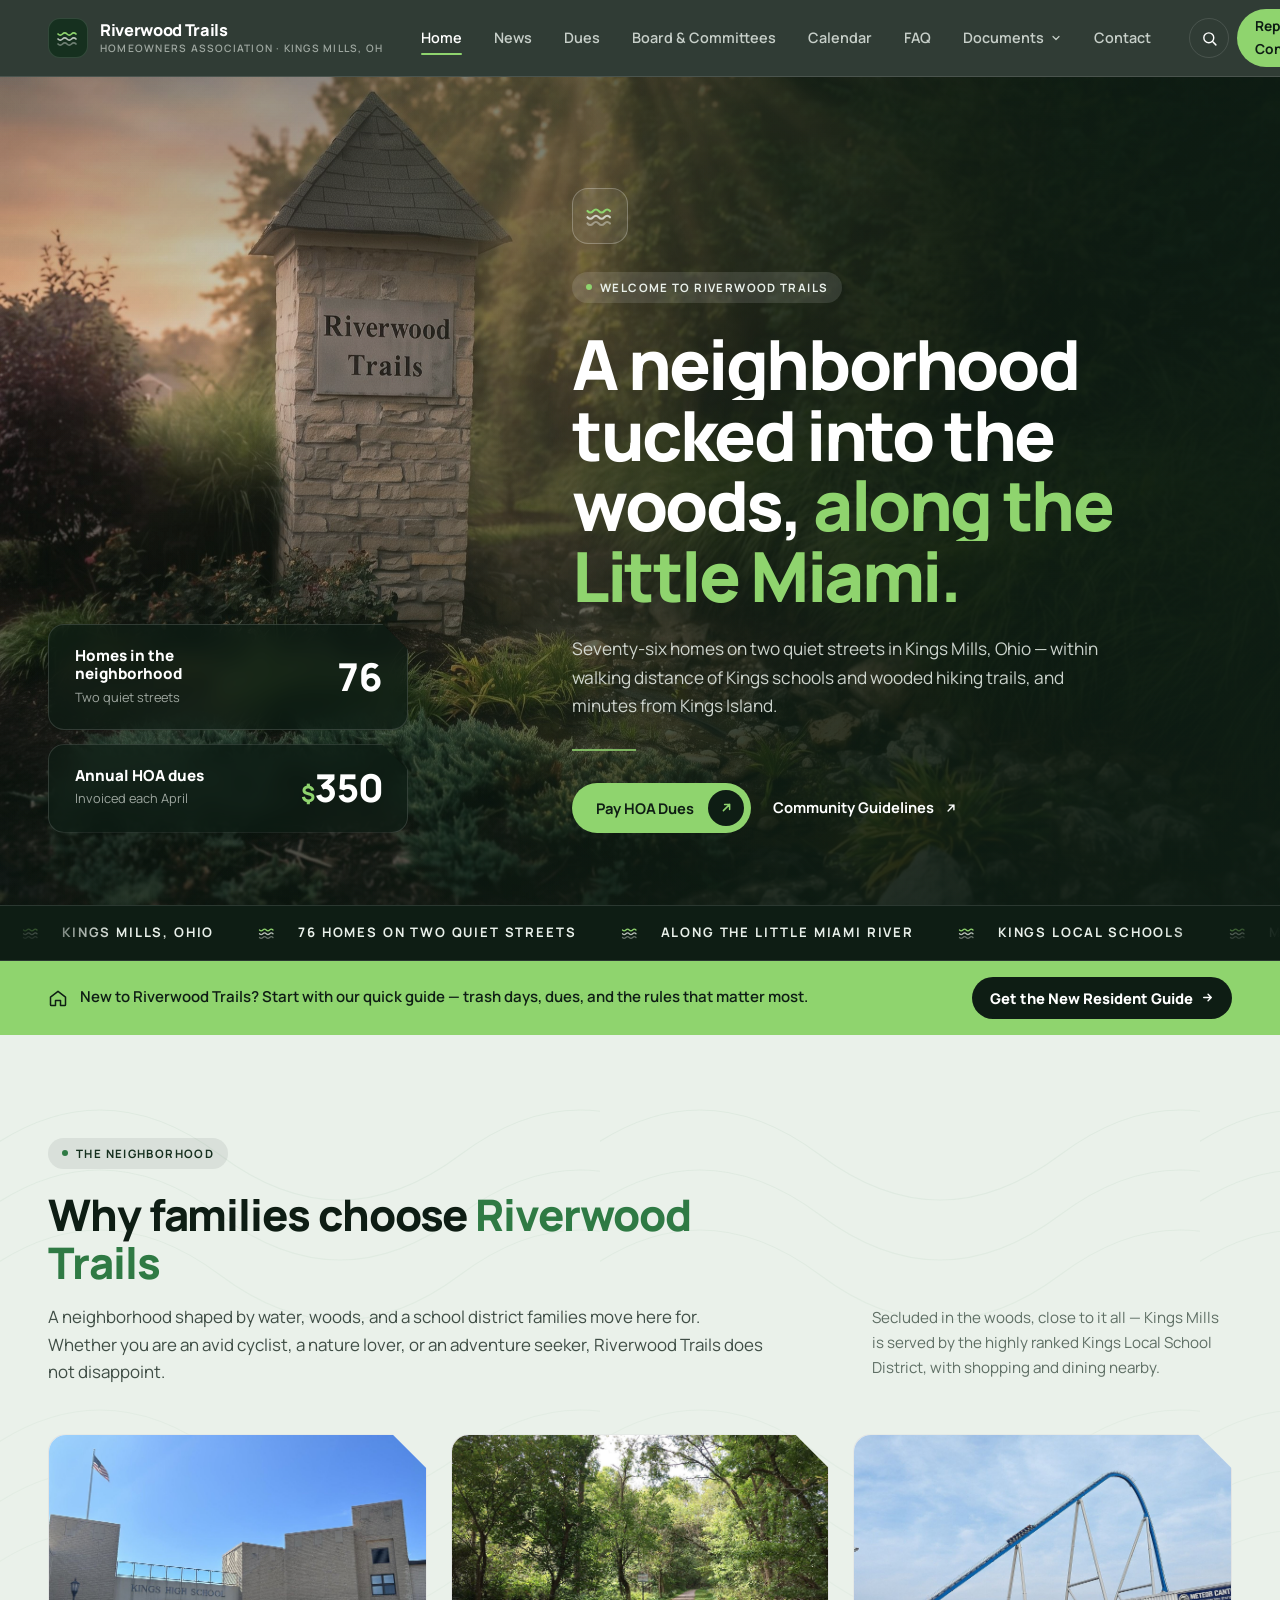
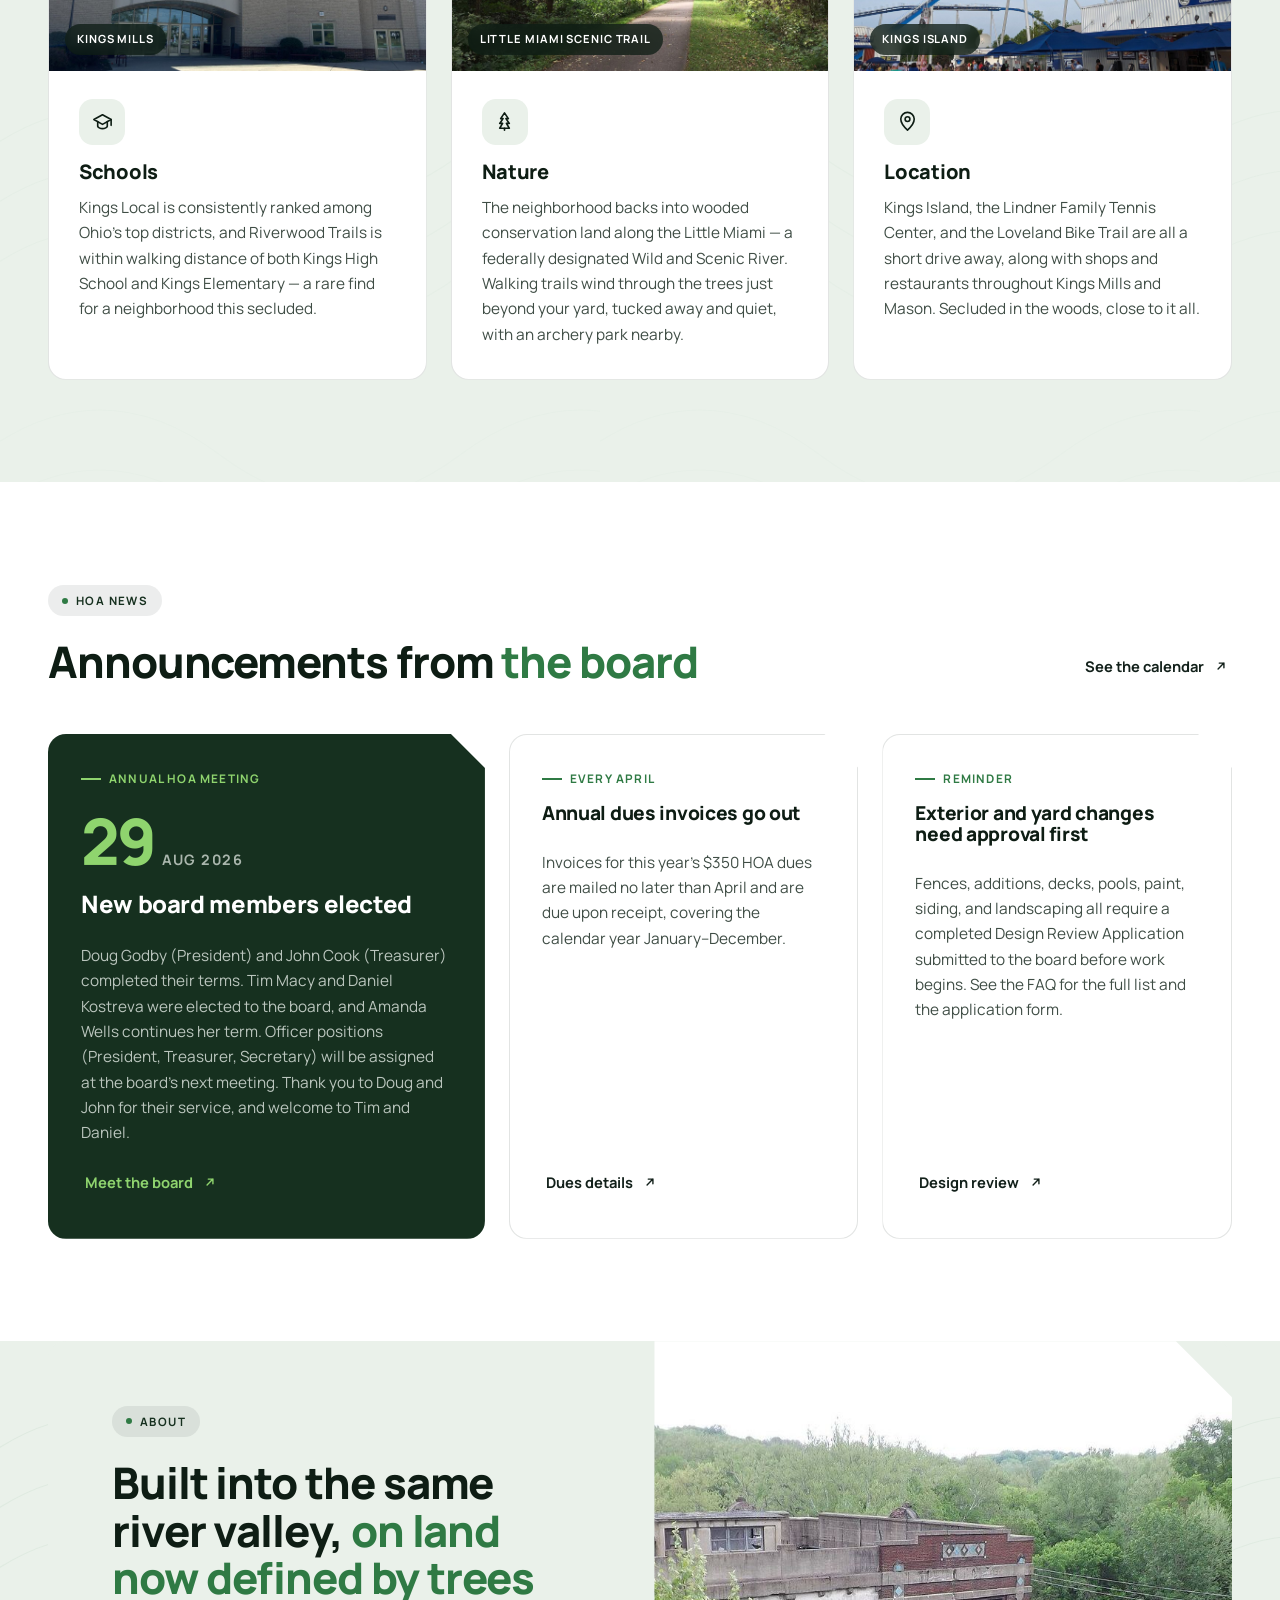
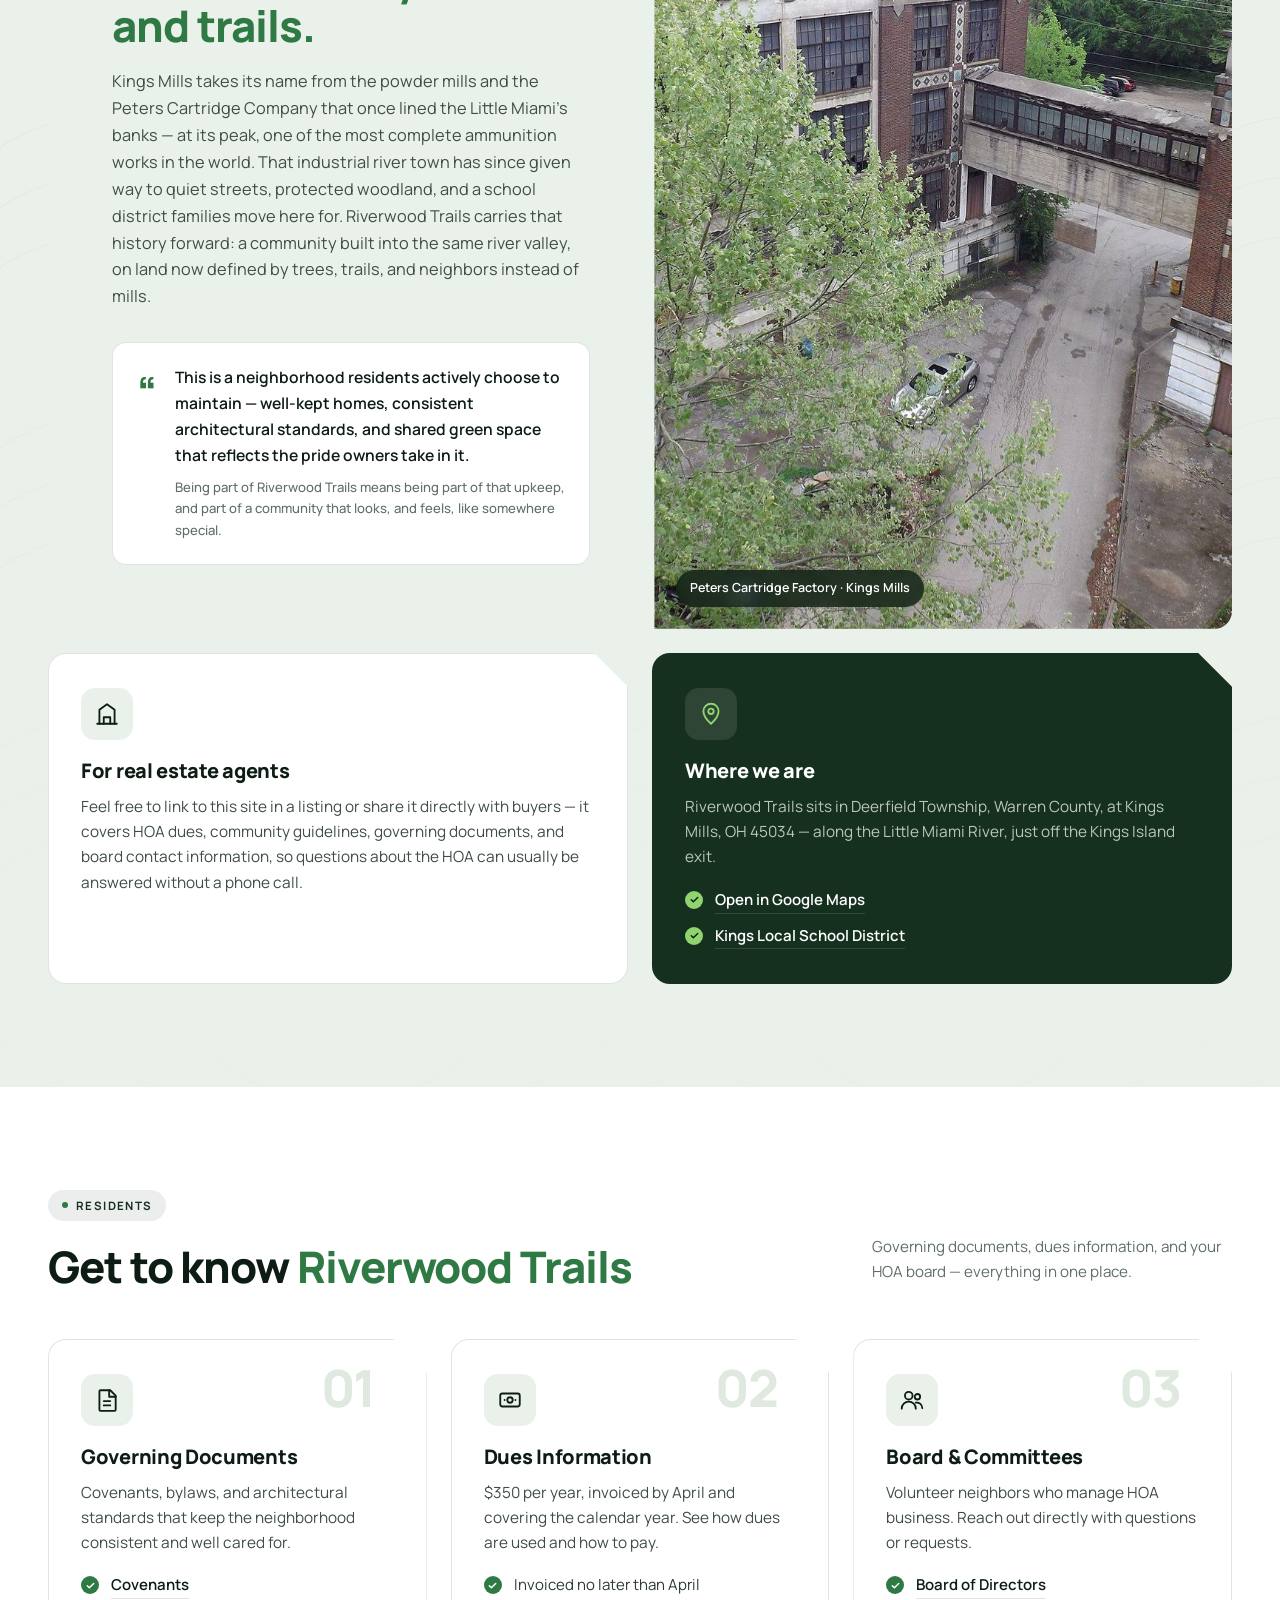
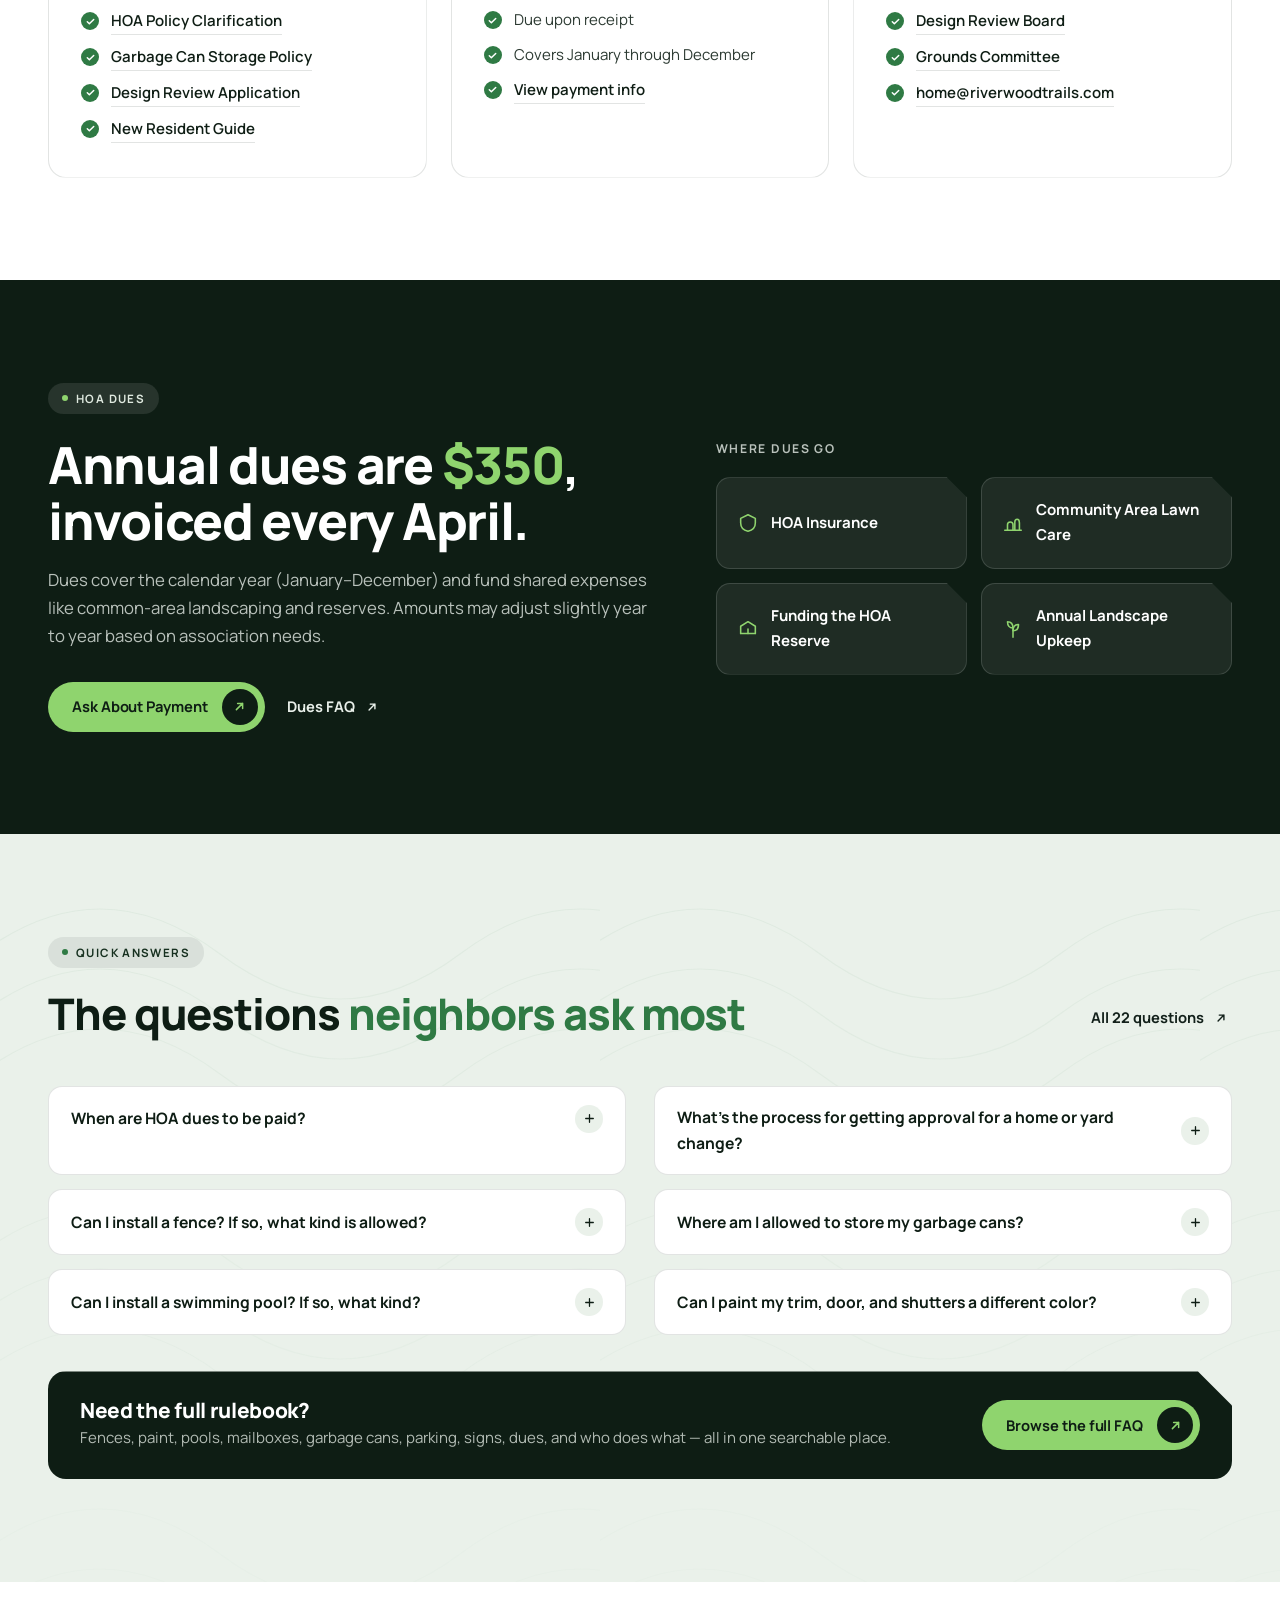
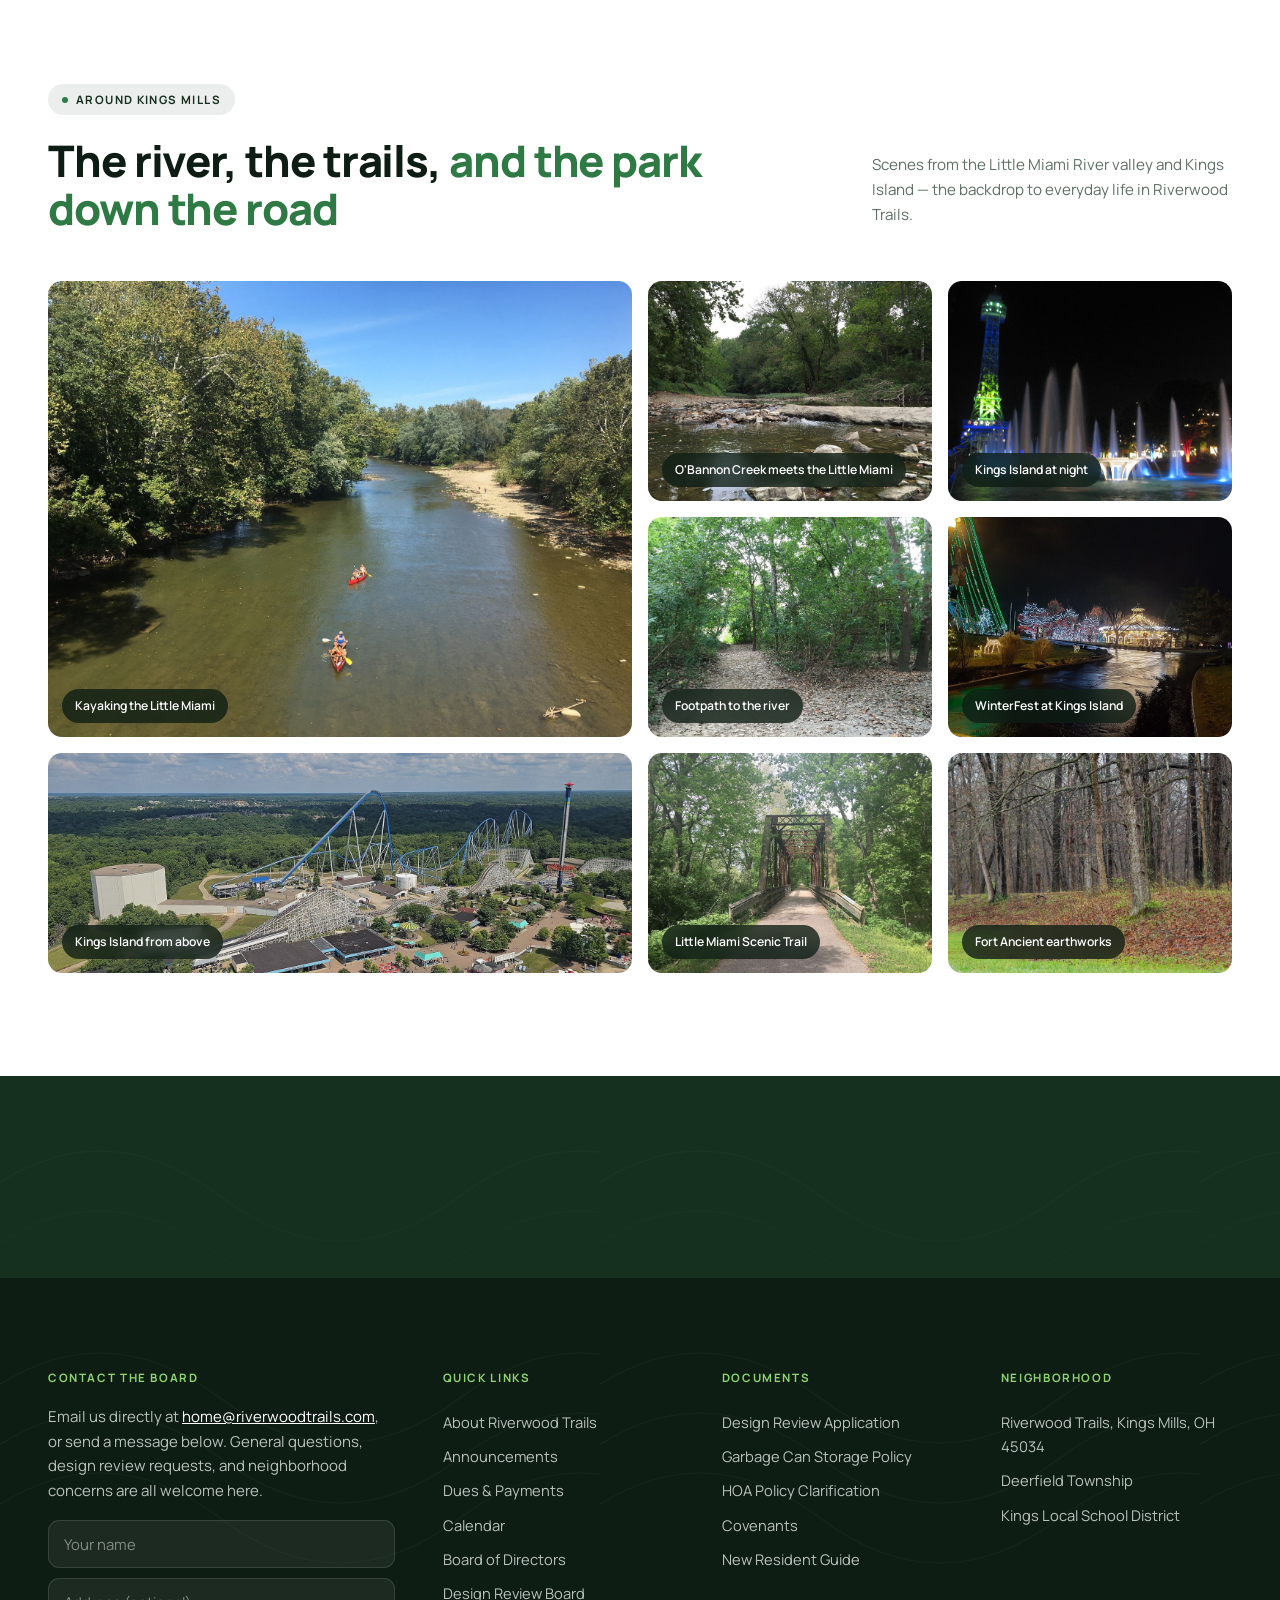
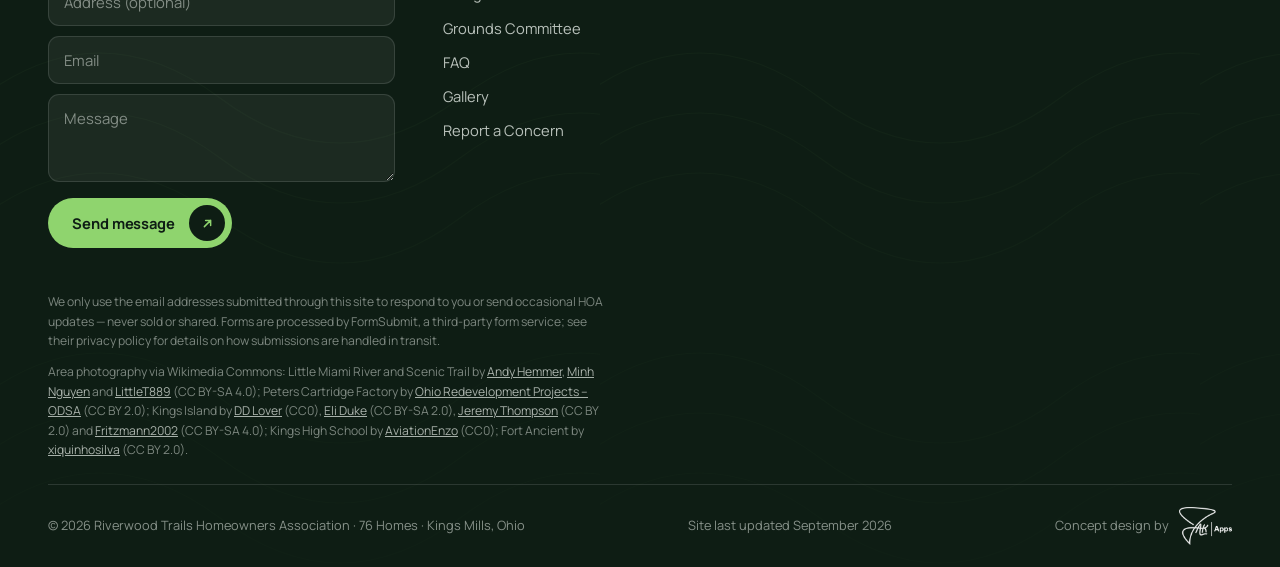
<file: index.html>
<!DOCTYPE html>
<html lang="en">
<head>
<meta charset="UTF-8">
<meta name="viewport" content="width=device-width, initial-scale=1.0">
<meta name="description" content="Official site of the Riverwood Trails Homeowners' Association — a 76-home neighborhood in Kings Mills, Ohio. Find HOA dues info, community guidelines, governing documents, and board contacts.">
<meta property="og:title" content="Riverwood Trails HOA — Kings Mills, Ohio">
<meta property="og:description" content="Official site of the Riverwood Trails Homeowners' Association — a 76-home neighborhood in Kings Mills, Ohio. Find HOA dues info, community guidelines, governing documents, and board contacts.">
<meta property="og:type" content="website">
<meta property="og:image" content="images/hero.jpg">
<link rel="icon" type="image/svg+xml" href="data:image/svg+xml,%3Csvg xmlns='http://www.w3.org/2000/svg' viewBox='0 0 64 64'%3E%3Crect width='64' height='64' rx='14' fill='%230e1d14'/%3E%3Cpath d='M10 24c4 4.5 8 4.5 12 0s8-4.5 12 0 8 4.5 12 0 8-4.5 8 0' stroke='%238fd46e' stroke-width='4' fill='none' stroke-linecap='round'/%3E%3Cpath d='M10 35c4 4.5 8 4.5 12 0s8-4.5 12 0 8 4.5 12 0 8-4.5 8 0' stroke='%23f2f6f0' stroke-width='4' fill='none' stroke-linecap='round' opacity='.75'/%3E%3Cpath d='M10 46c4 4.5 8 4.5 12 0s8-4.5 12 0 8 4.5 12 0 8-4.5 8 0' stroke='%23f2f6f0' stroke-width='4' fill='none' stroke-linecap='round' opacity='.4'/%3E%3C/svg%3E">
<title>Riverwood Trails HOA — Kings Mills, Ohio</title>
<link rel="preconnect" href="https://fonts.googleapis.com">
<link rel="preconnect" href="https://fonts.gstatic.com" crossorigin>
<link href="https://fonts.googleapis.com/css2?family=Manrope:wght@400;500;600;700;800&display=swap" rel="stylesheet">
<link rel="stylesheet" href="css/site.css">
</head>
<body id="top">
<div class="preloader" aria-hidden="true">
  <div class="mark"><svg viewBox="0 0 24 24" fill="none">
  <path d="M2 8c1.5 1.6 3 1.6 4.5 0s3-1.6 4.5 0 3 1.6 4.5 0 3-1.6 4.5 0" stroke="#8fd46e" stroke-width="1.7" stroke-linecap="round"/>
  <path d="M2 13c1.5 1.6 3 1.6 4.5 0s3-1.6 4.5 0 3 1.6 4.5 0 3-1.6 4.5 0" stroke="#f2f6f0" stroke-width="1.7" stroke-linecap="round" opacity=".75"/>
  <path d="M2 18c1.5 1.6 3 1.6 4.5 0s3-1.6 4.5 0 3 1.6 4.5 0 3-1.6 4.5 0" stroke="#f2f6f0" stroke-width="1.7" stroke-linecap="round" opacity=".4"/>
</svg></div>
  <div class="bar"><i></i></div>
  <small>Riverwood Trails</small>
</div>
<header>
  <div class="wrap">
    <nav>
      <a href="index.html" class="brand">
        <span class="brand-mark" aria-hidden="true"><svg viewBox="0 0 24 24" fill="none">
  <path d="M2 8c1.5 1.6 3 1.6 4.5 0s3-1.6 4.5 0 3 1.6 4.5 0 3-1.6 4.5 0" stroke="#8fd46e" stroke-width="1.7" stroke-linecap="round"/>
  <path d="M2 13c1.5 1.6 3 1.6 4.5 0s3-1.6 4.5 0 3 1.6 4.5 0 3-1.6 4.5 0" stroke="#f2f6f0" stroke-width="1.7" stroke-linecap="round" opacity=".75"/>
  <path d="M2 18c1.5 1.6 3 1.6 4.5 0s3-1.6 4.5 0 3 1.6 4.5 0 3-1.6 4.5 0" stroke="#f2f6f0" stroke-width="1.7" stroke-linecap="round" opacity=".4"/>
</svg></span>
        <span class="brand-name">Riverwood Trails<small>Homeowners Association · Kings Mills, OH</small></span>
      </a>
      <div class="navlinks" id="navLinks">
        <a href="index.html" class="active">Home</a>
        <a href="index.html#announcements">News</a>
        <a href="index.html#dues">Dues</a>
        <a href="board.html">Board &amp; Committees</a>
        <a href="calendar.html">Calendar</a>
        <a href="faq.html">FAQ</a>
        <div class="dd">
          <button type="button" aria-haspopup="true">Documents <svg viewBox="0 0 24 24" fill="none" stroke="currentColor" stroke-width="2.4" stroke-linecap="round" stroke-linejoin="round"><path d="M6 9l6 6 6-6"/></svg></button>
          <div class="dd-menu">
            <a href="https://38b33fdc-2fbb-45bb-8d5b-db62f2eab4e1.filesusr.com/ugd/629c19_28e2f6ca15c94cca86528ea7b258446a.pdf" target="_blank" rel="noopener">Design Review Application <span>PDF</span></a>
            <a href="documents/covenants.pdf" target="_blank" rel="noopener">Covenants <span>PDF</span></a>
            <a href="documents/hoa-policy-clarification.pdf" target="_blank" rel="noopener">HOA Policy Clarification <span>PDF</span></a>
            <a href="documents/garbage-can-storage-policy.pdf" target="_blank" rel="noopener">Garbage Can Policy <span>PDF</span></a>
            <a href="documents/new-resident-welcome.pdf" target="_blank" rel="noopener">New Resident Guide <span>PDF</span></a>
          </div>
        </div>
        <a href="index.html#contact">Contact</a>
        <a href="mailto:home@riverwoodtrails.com?subject=Concern%20or%20Violation%20Report" class="hot">Report a Concern</a>
      </div>
      <div class="nav-right">
        <div class="search-wrap">
          <button class="search-toggle" id="searchToggle" aria-label="Search the site">
            <svg viewBox="0 0 24 24" fill="none"><circle cx="11" cy="11" r="7" stroke="currentColor" stroke-width="2"/><path d="M21 21l-4.3-4.3" stroke="currentColor" stroke-width="2" stroke-linecap="round"/></svg>
          </button>
          <div class="search-panel" id="searchPanel">
            <input type="text" class="search-input" id="searchInput" placeholder="Search dues, fences, garbage cans, pools…" autocomplete="off">
            <div class="search-results" id="searchResults"></div>
          </div>
        </div>
        <a href="mailto:home@riverwoodtrails.com?subject=Concern%20or%20Violation%20Report" class="btn " >Report a Concern <span class="cap"><svg viewBox="0 0 24 24" fill="none" stroke="currentColor" stroke-width="2.4" stroke-linecap="round" stroke-linejoin="round"><path d="M7 17L17 7M9 7h8v8"/></svg></span></a>
        <button class="menu-toggle" id="menuToggle" aria-label="Menu" aria-expanded="false"><span></span><span></span><span></span></button>
      </div>
    </nav>
  </div>
</header>

<section class="hero">
  <div class="hero-bg"><img src="images/hero.jpg" alt="The Riverwood Trails stone entrance sign at sunrise" fetchpriority="high"></div>
  <div class="wrap">
    <div class="stats">
      <div class="stat"><div><b>Homes in the<br>neighborhood</b><small>Two quiet streets</small></div><strong data-count="76">0</strong></div>
      <div class="stat"><div><b>Annual HOA dues</b><small>Invoiced each April</small></div><strong><span>$</span><i data-count="350" style="font-style:normal">0</i></strong></div>
    </div>
    <div class="hero-copy">
      <div class="hero-mark up" aria-hidden="true"><svg viewBox="0 0 24 24" fill="none">
  <path d="M2 8c1.5 1.6 3 1.6 4.5 0s3-1.6 4.5 0 3 1.6 4.5 0 3-1.6 4.5 0" stroke="#8fd46e" stroke-width="1.7" stroke-linecap="round"/>
  <path d="M2 13c1.5 1.6 3 1.6 4.5 0s3-1.6 4.5 0 3 1.6 4.5 0 3-1.6 4.5 0" stroke="#f2f6f0" stroke-width="1.7" stroke-linecap="round" opacity=".75"/>
  <path d="M2 18c1.5 1.6 3 1.6 4.5 0s3-1.6 4.5 0 3 1.6 4.5 0 3-1.6 4.5 0" stroke="#f2f6f0" stroke-width="1.7" stroke-linecap="round" opacity=".4"/>
</svg></div>
      <span class="tag up" style="animation-delay:.15s">Welcome to Riverwood Trails</span>
      <h1><span class="w"><span style="animation-delay:.25s">A neighborhood</span></span> <span class="w"><span style="animation-delay:.35s">tucked into the</span></span> <span class="w"><span style="animation-delay:.45s">woods, <em>along the</em></span></span> <span class="w"><span style="animation-delay:.55s"><em>Little Miami.</em></span></span></h1>
      <p class="lede up" style="animation-delay:.8s">Seventy-six homes on two quiet streets in Kings Mills, Ohio — within walking distance of Kings schools and wooded hiking trails, and minutes from Kings Island.</p>
      <div class="hero-rule"></div>
      <div class="btn-row up" style="animation-delay:1s">
        <a href="#dues" class="btn " >Pay HOA Dues <span class="cap"><svg viewBox="0 0 24 24" fill="none" stroke="currentColor" stroke-width="2.4" stroke-linecap="round" stroke-linejoin="round"><path d="M7 17L17 7M9 7h8v8"/></svg></span></a>
        <a href="faq.html" class="btn-text" >Community Guidelines <svg viewBox="0 0 24 24" fill="none" stroke="currentColor" stroke-width="2.4" stroke-linecap="round" stroke-linejoin="round"><path d="M7 17L17 7M9 7h8v8"/></svg></a>
      </div>
    </div>
  </div>
</section>

<div class="ticker" aria-hidden="true"><div class="ticker-track"><span><svg viewBox="0 0 24 24" fill="none">
  <path d="M2 8c1.5 1.6 3 1.6 4.5 0s3-1.6 4.5 0 3 1.6 4.5 0 3-1.6 4.5 0" stroke="#8fd46e" stroke-width="1.7" stroke-linecap="round"/>
  <path d="M2 13c1.5 1.6 3 1.6 4.5 0s3-1.6 4.5 0 3 1.6 4.5 0 3-1.6 4.5 0" stroke="#f2f6f0" stroke-width="1.7" stroke-linecap="round" opacity=".75"/>
  <path d="M2 18c1.5 1.6 3 1.6 4.5 0s3-1.6 4.5 0 3 1.6 4.5 0 3-1.6 4.5 0" stroke="#f2f6f0" stroke-width="1.7" stroke-linecap="round" opacity=".4"/>
</svg>Kings Mills, Ohio</span><span><svg viewBox="0 0 24 24" fill="none">
  <path d="M2 8c1.5 1.6 3 1.6 4.5 0s3-1.6 4.5 0 3 1.6 4.5 0 3-1.6 4.5 0" stroke="#8fd46e" stroke-width="1.7" stroke-linecap="round"/>
  <path d="M2 13c1.5 1.6 3 1.6 4.5 0s3-1.6 4.5 0 3 1.6 4.5 0 3-1.6 4.5 0" stroke="#f2f6f0" stroke-width="1.7" stroke-linecap="round" opacity=".75"/>
  <path d="M2 18c1.5 1.6 3 1.6 4.5 0s3-1.6 4.5 0 3 1.6 4.5 0 3-1.6 4.5 0" stroke="#f2f6f0" stroke-width="1.7" stroke-linecap="round" opacity=".4"/>
</svg>76 Homes on Two Quiet Streets</span><span><svg viewBox="0 0 24 24" fill="none">
  <path d="M2 8c1.5 1.6 3 1.6 4.5 0s3-1.6 4.5 0 3 1.6 4.5 0 3-1.6 4.5 0" stroke="#8fd46e" stroke-width="1.7" stroke-linecap="round"/>
  <path d="M2 13c1.5 1.6 3 1.6 4.5 0s3-1.6 4.5 0 3 1.6 4.5 0 3-1.6 4.5 0" stroke="#f2f6f0" stroke-width="1.7" stroke-linecap="round" opacity=".75"/>
  <path d="M2 18c1.5 1.6 3 1.6 4.5 0s3-1.6 4.5 0 3 1.6 4.5 0 3-1.6 4.5 0" stroke="#f2f6f0" stroke-width="1.7" stroke-linecap="round" opacity=".4"/>
</svg>Along the Little Miami River</span><span><svg viewBox="0 0 24 24" fill="none">
  <path d="M2 8c1.5 1.6 3 1.6 4.5 0s3-1.6 4.5 0 3 1.6 4.5 0 3-1.6 4.5 0" stroke="#8fd46e" stroke-width="1.7" stroke-linecap="round"/>
  <path d="M2 13c1.5 1.6 3 1.6 4.5 0s3-1.6 4.5 0 3 1.6 4.5 0 3-1.6 4.5 0" stroke="#f2f6f0" stroke-width="1.7" stroke-linecap="round" opacity=".75"/>
  <path d="M2 18c1.5 1.6 3 1.6 4.5 0s3-1.6 4.5 0 3 1.6 4.5 0 3-1.6 4.5 0" stroke="#f2f6f0" stroke-width="1.7" stroke-linecap="round" opacity=".4"/>
</svg>Kings Local Schools</span><span><svg viewBox="0 0 24 24" fill="none">
  <path d="M2 8c1.5 1.6 3 1.6 4.5 0s3-1.6 4.5 0 3 1.6 4.5 0 3-1.6 4.5 0" stroke="#8fd46e" stroke-width="1.7" stroke-linecap="round"/>
  <path d="M2 13c1.5 1.6 3 1.6 4.5 0s3-1.6 4.5 0 3 1.6 4.5 0 3-1.6 4.5 0" stroke="#f2f6f0" stroke-width="1.7" stroke-linecap="round" opacity=".75"/>
  <path d="M2 18c1.5 1.6 3 1.6 4.5 0s3-1.6 4.5 0 3 1.6 4.5 0 3-1.6 4.5 0" stroke="#f2f6f0" stroke-width="1.7" stroke-linecap="round" opacity=".4"/>
</svg>Minutes from Kings Island</span><span><svg viewBox="0 0 24 24" fill="none">
  <path d="M2 8c1.5 1.6 3 1.6 4.5 0s3-1.6 4.5 0 3 1.6 4.5 0 3-1.6 4.5 0" stroke="#8fd46e" stroke-width="1.7" stroke-linecap="round"/>
  <path d="M2 13c1.5 1.6 3 1.6 4.5 0s3-1.6 4.5 0 3 1.6 4.5 0 3-1.6 4.5 0" stroke="#f2f6f0" stroke-width="1.7" stroke-linecap="round" opacity=".75"/>
  <path d="M2 18c1.5 1.6 3 1.6 4.5 0s3-1.6 4.5 0 3 1.6 4.5 0 3-1.6 4.5 0" stroke="#f2f6f0" stroke-width="1.7" stroke-linecap="round" opacity=".4"/>
</svg>Wooded Trails Out Back</span><span><svg viewBox="0 0 24 24" fill="none">
  <path d="M2 8c1.5 1.6 3 1.6 4.5 0s3-1.6 4.5 0 3 1.6 4.5 0 3-1.6 4.5 0" stroke="#8fd46e" stroke-width="1.7" stroke-linecap="round"/>
  <path d="M2 13c1.5 1.6 3 1.6 4.5 0s3-1.6 4.5 0 3 1.6 4.5 0 3-1.6 4.5 0" stroke="#f2f6f0" stroke-width="1.7" stroke-linecap="round" opacity=".75"/>
  <path d="M2 18c1.5 1.6 3 1.6 4.5 0s3-1.6 4.5 0 3 1.6 4.5 0 3-1.6 4.5 0" stroke="#f2f6f0" stroke-width="1.7" stroke-linecap="round" opacity=".4"/>
</svg>Kings Mills, Ohio</span><span><svg viewBox="0 0 24 24" fill="none">
  <path d="M2 8c1.5 1.6 3 1.6 4.5 0s3-1.6 4.5 0 3 1.6 4.5 0 3-1.6 4.5 0" stroke="#8fd46e" stroke-width="1.7" stroke-linecap="round"/>
  <path d="M2 13c1.5 1.6 3 1.6 4.5 0s3-1.6 4.5 0 3 1.6 4.5 0 3-1.6 4.5 0" stroke="#f2f6f0" stroke-width="1.7" stroke-linecap="round" opacity=".75"/>
  <path d="M2 18c1.5 1.6 3 1.6 4.5 0s3-1.6 4.5 0 3 1.6 4.5 0 3-1.6 4.5 0" stroke="#f2f6f0" stroke-width="1.7" stroke-linecap="round" opacity=".4"/>
</svg>76 Homes on Two Quiet Streets</span><span><svg viewBox="0 0 24 24" fill="none">
  <path d="M2 8c1.5 1.6 3 1.6 4.5 0s3-1.6 4.5 0 3 1.6 4.5 0 3-1.6 4.5 0" stroke="#8fd46e" stroke-width="1.7" stroke-linecap="round"/>
  <path d="M2 13c1.5 1.6 3 1.6 4.5 0s3-1.6 4.5 0 3 1.6 4.5 0 3-1.6 4.5 0" stroke="#f2f6f0" stroke-width="1.7" stroke-linecap="round" opacity=".75"/>
  <path d="M2 18c1.5 1.6 3 1.6 4.5 0s3-1.6 4.5 0 3 1.6 4.5 0 3-1.6 4.5 0" stroke="#f2f6f0" stroke-width="1.7" stroke-linecap="round" opacity=".4"/>
</svg>Along the Little Miami River</span><span><svg viewBox="0 0 24 24" fill="none">
  <path d="M2 8c1.5 1.6 3 1.6 4.5 0s3-1.6 4.5 0 3 1.6 4.5 0 3-1.6 4.5 0" stroke="#8fd46e" stroke-width="1.7" stroke-linecap="round"/>
  <path d="M2 13c1.5 1.6 3 1.6 4.5 0s3-1.6 4.5 0 3 1.6 4.5 0 3-1.6 4.5 0" stroke="#f2f6f0" stroke-width="1.7" stroke-linecap="round" opacity=".75"/>
  <path d="M2 18c1.5 1.6 3 1.6 4.5 0s3-1.6 4.5 0 3 1.6 4.5 0 3-1.6 4.5 0" stroke="#f2f6f0" stroke-width="1.7" stroke-linecap="round" opacity=".4"/>
</svg>Kings Local Schools</span><span><svg viewBox="0 0 24 24" fill="none">
  <path d="M2 8c1.5 1.6 3 1.6 4.5 0s3-1.6 4.5 0 3 1.6 4.5 0 3-1.6 4.5 0" stroke="#8fd46e" stroke-width="1.7" stroke-linecap="round"/>
  <path d="M2 13c1.5 1.6 3 1.6 4.5 0s3-1.6 4.5 0 3 1.6 4.5 0 3-1.6 4.5 0" stroke="#f2f6f0" stroke-width="1.7" stroke-linecap="round" opacity=".75"/>
  <path d="M2 18c1.5 1.6 3 1.6 4.5 0s3-1.6 4.5 0 3 1.6 4.5 0 3-1.6 4.5 0" stroke="#f2f6f0" stroke-width="1.7" stroke-linecap="round" opacity=".4"/>
</svg>Minutes from Kings Island</span><span><svg viewBox="0 0 24 24" fill="none">
  <path d="M2 8c1.5 1.6 3 1.6 4.5 0s3-1.6 4.5 0 3 1.6 4.5 0 3-1.6 4.5 0" stroke="#8fd46e" stroke-width="1.7" stroke-linecap="round"/>
  <path d="M2 13c1.5 1.6 3 1.6 4.5 0s3-1.6 4.5 0 3 1.6 4.5 0 3-1.6 4.5 0" stroke="#f2f6f0" stroke-width="1.7" stroke-linecap="round" opacity=".75"/>
  <path d="M2 18c1.5 1.6 3 1.6 4.5 0s3-1.6 4.5 0 3 1.6 4.5 0 3-1.6 4.5 0" stroke="#f2f6f0" stroke-width="1.7" stroke-linecap="round" opacity=".4"/>
</svg>Wooded Trails Out Back</span></div></div>

<div class="banner">
  <div class="wrap">
    <p><svg viewBox="0 0 24 24" fill="none" stroke="currentColor" stroke-width="1.8" stroke-linecap="round" stroke-linejoin="round"><path d="M3 11l9-7 9 7v9a1 1 0 0 1-1 1h-5v-6h-6v6H4a1 1 0 0 1-1-1z"/></svg>New to Riverwood Trails? Start with our quick guide — trash days, dues, and the rules that matter most.</p>
    <a href="documents/new-resident-welcome.pdf" target="_blank" rel="noopener">Get the New Resident Guide <svg viewBox="0 0 24 24" fill="none" stroke="currentColor" stroke-width="2.6" stroke-linecap="round" stroke-linejoin="round"><path d="M5 12h14M13 6l6 6-6 6"/></svg></a>
  </div>
</div>

<div class="band sage topo" id="neighborhood">
  <section class="wrap">
    <div class="head-row reveal">
      <div class="section-head">
        <span class="tag">The Neighborhood</span>
        <h2>Why families choose <em>Riverwood Trails</em></h2>
        <p>A neighborhood shaped by water, woods, and a school district families move here for. Whether you are an avid cyclist, a nature lover, or an adventure seeker, Riverwood Trails does not disappoint.</p>
      </div>
      <p class="aside">Secluded in the woods, close to it all — Kings Mills is served by the highly ranked Kings Local School District, with shopping and dining nearby.</p>
    </div>
    <div class="grid3 stagger">
      <article class="card feature-card">
        <div class="ph"><img src="images/kings-hs.jpg" alt="Kings High School in Kings Mills, Ohio" loading="lazy"><span>Kings Mills</span></div>
        <div class="body">
          <div class="icon"><svg viewBox="0 0 24 24"><path d="M3 10l9-5 9 5-9 5-9-5z"/><path d="M7 12v5c0 1 2.5 2.5 5 2.5s5-1.5 5-2.5v-5"/><path d="M21 10v6"/></svg></div>
          <h3>Schools</h3>
          <p>Kings Local is consistently ranked among Ohio's top districts, and Riverwood Trails is within walking distance of both Kings High School and Kings Elementary — a rare find for a neighborhood this secluded.</p>
        </div>
      </article>
      <article class="card feature-card">
        <div class="ph"><img src="images/trail.jpg" alt="Little Miami Scenic Trail through the trees near Loveland, Ohio" loading="lazy"><span>Little Miami Scenic Trail</span></div>
        <div class="body">
          <div class="icon"><svg viewBox="0 0 24 24"><path d="M12 3l4 6h-2.5l3.5 5h-3l3 5H7l3-5H7l3.5-5H8z"/><path d="M12 19v2"/></svg></div>
          <h3>Nature</h3>
          <p>The neighborhood backs into wooded conservation land along the Little Miami — a federally designated Wild and Scenic River. Walking trails wind through the trees just beyond your yard, tucked away and quiet, with an archery park nearby.</p>
        </div>
      </article>
      <article class="card feature-card">
        <div class="ph"><img src="images/ki-orion.jpg" alt="The Orion roller coaster at Kings Island" loading="lazy"><span>Kings Island</span></div>
        <div class="body">
          <div class="icon"><svg viewBox="0 0 24 24"><path d="M12 21s-7-6.2-7-11.5a7 7 0 0 1 14 0C19 14.8 12 21 12 21z"/><circle cx="12" cy="9.5" r="2.5"/></svg></div>
          <h3>Location</h3>
          <p>Kings Island, the Lindner Family Tennis Center, and the Loveland Bike Trail are all a short drive away, along with shops and restaurants throughout Kings Mills and Mason. Secluded in the woods, close to it all.</p>
        </div>
      </article>
    </div>
  </section>
</div>

<div class="band" id="announcements">
  <section class="wrap">
    <div class="head-row reveal">
      <div class="section-head">
        <span class="tag">HOA News</span>
        <h2>Announcements from <em>the board</em></h2>
      </div>
      <a href="calendar.html" class="btn-text" >See the calendar <svg viewBox="0 0 24 24" fill="none" stroke="currentColor" stroke-width="2.4" stroke-linecap="round" stroke-linejoin="round"><path d="M7 17L17 7M9 7h8v8"/></svg></a>
    </div>
    <div class="news stagger">
      <article class="card dark">
        <span class="date">Annual HOA Meeting</span>
        <div class="bigdate"><b>29</b><span>Aug 2026</span></div>
        <h3>New board members elected</h3>
        <p>Doug Godby (President) and John Cook (Treasurer) completed their terms. Tim Macy and Daniel Kostreva were elected to the board, and Amanda Wells continues her term. Officer positions (President, Treasurer, Secretary) will be assigned at the board's next meeting. Thank you to Doug and John for their service, and welcome to Tim and Daniel.</p>
        <a href="board.html" class="btn-text" >Meet the board <svg viewBox="0 0 24 24" fill="none" stroke="currentColor" stroke-width="2.4" stroke-linecap="round" stroke-linejoin="round"><path d="M7 17L17 7M9 7h8v8"/></svg></a>
      </article>
      <article class="card">
        <span class="date">Every April</span>
        <h3>Annual dues invoices go out</h3>
        <p>Invoices for this year's $350 HOA dues are mailed no later than April and are due upon receipt, covering the calendar year January–December.</p>
        <a href="#dues" class="btn-text" >Dues details <svg viewBox="0 0 24 24" fill="none" stroke="currentColor" stroke-width="2.4" stroke-linecap="round" stroke-linejoin="round"><path d="M7 17L17 7M9 7h8v8"/></svg></a>
      </article>
      <article class="card">
        <span class="date">Reminder</span>
        <h3>Exterior and yard changes need approval first</h3>
        <p>Fences, additions, decks, pools, paint, siding, and landscaping all require a completed Design Review Application submitted to the board before work begins. See the FAQ for the full list and the application form.</p>
        <a href="board.html#design-review-board" class="btn-text" >Design review <svg viewBox="0 0 24 24" fill="none" stroke="currentColor" stroke-width="2.4" stroke-linecap="round" stroke-linejoin="round"><path d="M7 17L17 7M9 7h8v8"/></svg></a>
      </article>
    </div>
  </section>
</div>

<div class="band sage topo" id="about" style="padding-top:0;">
  <section class="wrap">
    <div class="split reveal">
      <div class="copy">
        <span class="tag">About</span>
        <h2>Built into the same river valley, <em>on land now defined by trees and trails.</em></h2>
        <p style="margin-top:18px; font-size:1.02rem;">Kings Mills takes its name from the powder mills and the Peters Cartridge Company that once lined the Little Miami's banks — at its peak, one of the most complete ammunition works in the world. That industrial river town has since given way to quiet streets, protected woodland, and a school district families move here for. Riverwood Trails carries that history forward: a community built into the same river valley, on land now defined by trees, trails, and neighbors instead of mills.</p>
        <div class="quote">
          <span class="q">“</span>
          <div>
            <p>This is a neighborhood residents actively choose to maintain — well-kept homes, consistent architectural standards, and shared green space that reflects the pride owners take in it.</p>
            <small>Being part of Riverwood Trails means being part of that upkeep, and part of a community that looks, and feels, like somewhere special.</small>
          </div>
        </div>
      </div>
      <figure class="photo">
        <img src="images/peters.jpg" alt="The historic Peters Cartridge Factory on the Little Miami River in Kings Mills, Ohio" loading="lazy">
        <figcaption>Peters Cartridge Factory · Kings Mills</figcaption>
      </figure>
    </div>
    <div class="grid2 about-cards stagger">
      <article class="card">
        <div class="icon"><svg viewBox="0 0 24 24"><path d="M3 21h18"/><path d="M5 21V8l7-5 7 5v13"/><path d="M9 21v-6h6v6"/></svg></div>
        <h3>For real estate agents</h3>
        <p>Feel free to link to this site in a listing or share it directly with buyers — it covers HOA dues, community guidelines, governing documents, and board contact information, so questions about the HOA can usually be answered without a phone call.</p>
      </article>
      <article class="card dark">
        <div class="icon" style="background:rgba(255,255,255,.1); color:var(--leaf);"><svg viewBox="0 0 24 24"><path d="M12 21s-7-6.2-7-11.5a7 7 0 0 1 14 0C19 14.8 12 21 12 21z"/><circle cx="12" cy="9.5" r="2.5"/></svg></div>
        <h3>Where we are</h3>
        <p>Riverwood Trails sits in Deerfield Township, Warren County, at Kings Mills, OH 45034 — along the Little Miami River, just off the Kings Island exit.</p>
        <ul class="checks">
          <li><a href="https://www.google.com/maps/search/?api=1&query=Kings+Mills+OH+45034" target="_blank" rel="noopener">Open in Google Maps</a></li>
          <li><a href="https://www.kingslocal.net/" target="_blank" rel="noopener">Kings Local School District</a></li>
        </ul>
      </article>
    </div>
  </section>
</div>

<div class="band" id="resources">
  <section class="wrap">
    <div class="head-row reveal">
      <div class="section-head">
        <span class="tag">Residents</span>
        <h2>Get to know <em>Riverwood Trails</em></h2>
      </div>
      <p class="aside">Governing documents, dues information, and your HOA board — everything in one place.</p>
    </div>
    <div class="grid3 stagger">
      <article class="card">
        <span class="num">01</span>
        <div class="icon"><svg viewBox="0 0 24 24"><path d="M6 3h9l5 5v13a1 1 0 0 1-1 1H6a1 1 0 0 1-1-1V4a1 1 0 0 1 1-1z"/><path d="M14 3v6h6"/><path d="M9 13h6M9 17h6"/></svg></div>
        <h3>Governing Documents</h3>
        <p>Covenants, bylaws, and architectural standards that keep the neighborhood consistent and well cared for.</p>
        <ul class="checks">
          <li><a href="documents/covenants.pdf" target="_blank" rel="noopener">Covenants</a></li>
          <li><a href="documents/hoa-policy-clarification.pdf" target="_blank" rel="noopener">HOA Policy Clarification</a></li>
          <li><a href="documents/garbage-can-storage-policy.pdf" target="_blank" rel="noopener">Garbage Can Storage Policy</a></li>
          <li><a href="https://38b33fdc-2fbb-45bb-8d5b-db62f2eab4e1.filesusr.com/ugd/629c19_28e2f6ca15c94cca86528ea7b258446a.pdf" target="_blank" rel="noopener">Design Review Application</a></li>
          <li><a href="documents/new-resident-welcome.pdf" target="_blank" rel="noopener">New Resident Guide</a></li>
        </ul>
      </article>
      <article class="card">
        <span class="num">02</span>
        <div class="icon"><svg viewBox="0 0 24 24"><rect x="3" y="6" width="18" height="12" rx="2"/><circle cx="12" cy="12" r="2.5"/><path d="M7 12h.01M17 12h.01"/></svg></div>
        <h3>Dues Information</h3>
        <p>$350 per year, invoiced by April and covering the calendar year. See how dues are used and how to pay.</p>
        <ul class="checks">
          <li>Invoiced no later than April</li>
          <li>Due upon receipt</li>
          <li>Covers January through December</li>
          <li><a href="#dues">View payment info</a></li>
        </ul>
      </article>
      <article class="card">
        <span class="num">03</span>
        <div class="icon"><svg viewBox="0 0 24 24"><circle cx="9" cy="8" r="3.5"/><path d="M2.5 20a6.5 6.5 0 0 1 13 0"/><circle cx="17" cy="9" r="2.5"/><path d="M15.5 14.5a5 5 0 0 1 6 5"/></svg></div>
        <h3>Board &amp; Committees</h3>
        <p>Volunteer neighbors who manage HOA business. Reach out directly with questions or requests.</p>
        <ul class="checks">
          <li><a href="board.html#board">Board of Directors</a></li>
          <li><a href="board.html#design-review-board">Design Review Board</a></li>
          <li><a href="board.html#grounds-committee">Grounds Committee</a></li>
          <li><a href="mailto:home@riverwoodtrails.com">home@riverwoodtrails.com</a></li>
        </ul>
      </article>
    </div>
  </section>
</div>

<div class="band dark dues-band" id="dues">
  <div class="bg"><img src="images/river-bank.jpg" alt="" aria-hidden="true" loading="lazy"></div>
  <section class="wrap">
    <div class="dues-grid">
      <div class="reveal">
        <span class="tag">HOA Dues</span>
        <h2>Annual dues are <em>$350</em>, invoiced every April.</h2>
        <p class="lede">Dues cover the calendar year (January–December) and fund shared expenses like common-area landscaping and reserves. Amounts may adjust slightly year to year based on association needs.</p>
        <div class="btn-row">
          <a href="#contact" class="btn " >Ask About Payment <span class="cap"><svg viewBox="0 0 24 24" fill="none" stroke="currentColor" stroke-width="2.4" stroke-linecap="round" stroke-linejoin="round"><path d="M7 17L17 7M9 7h8v8"/></svg></span></a>
          <a href="faq.html#faq-1" class="btn-text" >Dues FAQ <svg viewBox="0 0 24 24" fill="none" stroke="currentColor" stroke-width="2.4" stroke-linecap="round" stroke-linejoin="round"><path d="M7 17L17 7M9 7h8v8"/></svg></a>
        </div>
      </div>
      <div class="dues-list stagger">
        <p>Where dues go</p>
        <div><svg viewBox="0 0 24 24"><path d="M12 3l8 4v5c0 5-3.5 8-8 9-4.5-1-8-4-8-9V7z"/></svg>HOA Insurance</div>
        <div><svg viewBox="0 0 24 24"><path d="M3 20h18"/><path d="M6 20v-6c0-2 1-3 3-3s3 1 3 3v6"/><path d="M14 20v-9c0-2 1-3 2.5-3S19 10 19 12v8"/></svg>Community Area Lawn Care</div>
        <div><svg viewBox="0 0 24 24"><path d="M4 17V9l8-5 8 5v8"/><path d="M4 17h16"/><path d="M12 12v5"/></svg>Funding the HOA Reserve</div>
        <div><svg viewBox="0 0 24 24"><path d="M12 21V11"/><path d="M12 11c-4 0-6-3-6-7 4 0 6 3 6 7z"/><path d="M12 14c4 0 6-3 6-7-4 0-6 3-6 7z"/></svg>Annual Landscape Upkeep</div>
      </div>
    </div>
  </section>
</div>

<div class="band sage topo" id="faq">
  <section class="wrap">
    <div class="head-row reveal">
      <div class="section-head">
        <span class="tag">Quick Answers</span>
        <h2>The questions <em>neighbors ask most</em></h2>
      </div>
      <a href="faq.html" class="btn-text" >All 22 questions <svg viewBox="0 0 24 24" fill="none" stroke="currentColor" stroke-width="2.4" stroke-linecap="round" stroke-linejoin="round"><path d="M7 17L17 7M9 7h8v8"/></svg></a>
    </div>
    <div class="quick-faq stagger">
      <details id="faq-1">
  <summary>When are HOA dues to be paid?</summary>
  <p>Dues are due upon receipt of the annual invoice, mailed no later than April. They cover the current calendar year (January–December) and may fluctuate slightly year to year based on association expenses and reserve levels. Current annual dues are $350.</p>
</details>
<details id="faq-9">
  <summary>What's the process for getting approval for a home or yard change?</summary>
  <p>Complete a Design Review Application and submit it to the board — by email or mail — before starting any work. Include the type and nature of the improvement, color, dimensions, estimated cost, location, and a scale drawing showing placement relative to your lot lines and home. The Design Review Board reviews and approves each application.</p>
      <a class="cite" href="https://38b33fdc-2fbb-45bb-8d5b-db62f2eab4e1.filesusr.com/ugd/629c19_28e2f6ca15c94cca86528ea7b258446a.pdf" target="_blank" rel="noopener">Source: Design Review Application →</a>
</details>
<details id="faq-2">
  <summary>Can I install a fence? If so, what kind is allowed?</summary>
  <p>Only wood split-rail fencing is approved by the board. All fencing and other exterior changes must be approved before work is started.</p>
      <a class="cite" href="documents/hoa-policy-clarification.pdf" target="_blank" rel="noopener">Source: HOA Policy Clarification — Fencing →</a>
</details>
<details id="faq-11">
  <summary>Where am I allowed to store my garbage cans?</summary>
  <p>Garbage cans must be concealed from public view using one of three options: inside your garage, up against the back of your house, or up against the side of your house with one approved screen or enclosure. Garbage cans are not allowed in the driveway or front of the house, except within 24 hours before or after your scheduled trash pickup. Any screen or enclosure needs Design Review Board approval before you install it.</p>
      <a class="cite" href="documents/garbage-can-storage-policy.pdf" target="_blank" rel="noopener">Source: Garbage Can Storage Policy →</a>
</details>
<details id="faq-7">
  <summary>Can I install a swimming pool? If so, what kind?</summary>
  <p>In-ground pools are allowed once the HOA approves your design plans and all local permits are issued. Above-ground pools that extend 12 inches or more above grade are not permitted. Hot tubs, saunas, and temporary, seasonal children's pools under 12 inches are fine — just remove seasonal kids' pools by Labor Day each year.</p>
      <a class="cite" href="documents/hoa-policy-clarification.pdf" target="_blank" rel="noopener">Source: HOA Policy Clarification — Swimming Pools →</a>
</details>
<details id="faq-3">
  <summary>Can I paint my trim, door, and shutters a different color?</summary>
  <p>Yes, but the color must be pre-approved, and bold or exotic colors are not accepted.</p>
      <a class="cite" href="documents/hoa-policy-clarification.pdf" target="_blank" rel="noopener">Source: HOA Policy Clarification — Doors and Shutters →</a>
</details>
    </div>
    <div class="faq-cta reveal">
      <div>
        <h3>Need the full rulebook?</h3>
        <p>Fences, paint, pools, mailboxes, garbage cans, parking, signs, dues, and who does what — all in one searchable place.</p>
      </div>
      <a href="faq.html" class="btn " >Browse the full FAQ <span class="cap"><svg viewBox="0 0 24 24" fill="none" stroke="currentColor" stroke-width="2.4" stroke-linecap="round" stroke-linejoin="round"><path d="M7 17L17 7M9 7h8v8"/></svg></span></a>
    </div>
  </section>
</div>

<div class="band" id="gallery">
  <section class="wrap">
    <div class="head-row reveal">
      <div class="section-head">
        <span class="tag">Around Kings Mills</span>
        <h2>The river, the trails, <em>and the park down the road</em></h2>
      </div>
      <p class="aside">Scenes from the Little Miami River valley and Kings Island — the backdrop to everyday life in Riverwood Trails.</p>
    </div>
    <div class="gallery stagger">
      <figure><img src="images/river.jpg" alt="Kayakers paddling the Little Miami River near Loveland, Ohio" loading="lazy"><figcaption>Kayaking the Little Miami</figcaption></figure>
      <figure><img src="images/creek.jpg" alt="O'Bannon Creek meeting the Little Miami River" loading="lazy"><figcaption>O'Bannon Creek meets the Little Miami</figcaption></figure>
      <figure><img src="images/ki-night.jpg" alt="Kings Island's Eiffel Tower and fountains lit at night" loading="lazy"><figcaption>Kings Island at night</figcaption></figure>
      <figure><img src="images/path.jpg" alt="Wooded footpath down to the Little Miami River" loading="lazy"><figcaption>Footpath to the river</figcaption></figure>
      <figure><img src="images/ki-winterfest.jpg" alt="Kings Island's Eiffel Tower and carousel during WinterFest" loading="lazy"><figcaption>WinterFest at Kings Island</figcaption></figure>
      <figure><img src="images/ki-aerial.jpg" alt="Aerial view of Kings Island amusement park" loading="lazy"><figcaption>Kings Island from above</figcaption></figure>
      <figure><img src="images/bridge.jpg" alt="Trestle bridge on the Little Miami Scenic Trail" loading="lazy"><figcaption>Little Miami Scenic Trail</figcaption></figure>
      <figure><img src="images/fort-ancient.jpg" alt="Fort Ancient earthworks above the Little Miami River" loading="lazy"><figcaption>Fort Ancient earthworks</figcaption></figure>
    </div>
  </section>
</div>
<div class="newsletter topo dark">
  <div class="wrap">
    <div class="reveal">
      <h3>Stay in the loop</h3>
      <p>Get occasional neighborhood updates by email — dues reminders, announcements, and anything else worth knowing.</p>
    </div>
    <form action="https://formsubmit.co/home@riverwoodtrails.com" method="POST" class="reveal">
      <input type="hidden" name="_subject" value="Newsletter signup — Riverwood Trails website">
      <input type="hidden" name="_captcha" value="false">
      <input type="email" name="Email" placeholder="Your email address" required>
      <button type="submit" class="btn">Sign Up <span class="cap"><svg viewBox="0 0 24 24" fill="none" stroke="currentColor" stroke-width="2.4" stroke-linecap="round" stroke-linejoin="round"><path d="M7 17L17 7M9 7h8v8"/></svg></span></button>
    </form>
  </div>
</div>
<footer id="contact" class="topo dark">
  <div class="wrap">
    <div class="footer-grid">
      <div>
        <h5>Contact the Board</h5>
        <p style="font-size:.94rem; max-width:52ch;">Email us directly at <a href="mailto:home@riverwoodtrails.com" style="color:#fff;">home@riverwoodtrails.com</a>, or send a message below. General questions, design review requests, and neighborhood concerns are all welcome here.</p>
        <form class="contact-form" action="https://formsubmit.co/home@riverwoodtrails.com" method="POST">
          <input type="hidden" name="_subject" value="New message from Riverwood Trails website">
          <input type="hidden" name="_captcha" value="false">
          <input type="hidden" name="_template" value="table">
          <input type="text" name="Name" placeholder="Your name" required>
          <input type="text" name="Address" placeholder="Address (optional)">
          <input type="email" name="Email" placeholder="Email" required>
          <textarea rows="3" name="Message" placeholder="Message" required></textarea>
          <button type="submit" class="btn">Send message <span class="cap"><svg viewBox="0 0 24 24" fill="none" stroke="currentColor" stroke-width="2.4" stroke-linecap="round" stroke-linejoin="round"><path d="M7 17L17 7M9 7h8v8"/></svg></span></button>
        </form>
      </div>
      <div class="col">
        <h5>Quick Links</h5>
        <a href="index.html#about">About Riverwood Trails</a>
        <a href="index.html#announcements">Announcements</a>
        <a href="index.html#dues">Dues &amp; Payments</a>
        <a href="calendar.html">Calendar</a>
        <a href="board.html">Board of Directors</a>
        <a href="board.html#design-review-board">Design Review Board</a>
        <a href="board.html#grounds-committee">Grounds Committee</a>
        <a href="faq.html">FAQ</a>
        <a href="index.html#gallery">Gallery</a>
        <a href="mailto:home@riverwoodtrails.com?subject=Concern%20or%20Violation%20Report">Report a Concern</a>
      </div>
      <div class="col">
        <h5>Documents</h5>
        <a href="https://38b33fdc-2fbb-45bb-8d5b-db62f2eab4e1.filesusr.com/ugd/629c19_28e2f6ca15c94cca86528ea7b258446a.pdf" target="_blank" rel="noopener">Design Review Application</a>
        <a href="documents/garbage-can-storage-policy.pdf" target="_blank" rel="noopener">Garbage Can Storage Policy</a>
        <a href="documents/hoa-policy-clarification.pdf" target="_blank" rel="noopener">HOA Policy Clarification</a>
        <a href="documents/covenants.pdf" target="_blank" rel="noopener">Covenants</a>
        <a href="documents/new-resident-welcome.pdf" target="_blank" rel="noopener">New Resident Guide</a>
      </div>
      <div class="col">
        <h5>Neighborhood</h5>
        <a href="https://www.google.com/maps/search/?api=1&query=Kings+Mills+OH+45034" target="_blank" rel="noopener">Riverwood Trails, Kings Mills, OH 45034</a>
        <a href="https://en.wikipedia.org/wiki/Deerfield_Township,_Warren_County,_Ohio" target="_blank" rel="noopener">Deerfield Township</a>
        <a href="https://www.kingslocal.net/" target="_blank" rel="noopener">Kings Local School District</a>
      </div>
    </div>
    <p class="fine">We only use the email addresses submitted through this site to respond to you or send occasional HOA updates — never sold or shared. Forms are processed by FormSubmit, a third-party form service; see their privacy policy for details on how submissions are handled in transit.</p>
    <p class="fine" style="margin-top:12px;">Area photography via Wikimedia Commons: Little Miami River and Scenic Trail by <a href="https://commons.wikimedia.org/wiki/File:Little_miami_river_loveland_OH_foto_by_andy_hemmer_cincinnati.jpg" target="_blank" rel="noopener">Andy Hemmer</a>, <a href="https://commons.wikimedia.org/wiki/File:Leaving_Loveland,_Ohio,_on_Little_Miami_Scenic_Trail.jpg" target="_blank" rel="noopener">Minh Nguyen</a> and <a href="https://commons.wikimedia.org/wiki/File:Little_Miami_Scenic_Trail,_crossing_Little_Miami_near_Xenia,_OH.jpg" target="_blank" rel="noopener">LittleT889</a> (CC BY-SA 4.0); Peters Cartridge Factory by <a href="https://commons.wikimedia.org/wiki/File:Hamilton_Township_-_Peters_Cartridge_Factory_(OHPTC).jpg" target="_blank" rel="noopener">Ohio Redevelopment Projects – ODSA</a> (CC BY 2.0); Kings Island by <a href="https://commons.wikimedia.org/wiki/File:Orion_(Kings_Island)_5.jpg" target="_blank" rel="noopener">DD Lover</a> (CC0), <a href="https://commons.wikimedia.org/wiki/File:Kings_Island_Eiffel_Tower_at_night.jpg" target="_blank" rel="noopener">Eli Duke</a> (CC BY-SA 2.0), <a href="https://commons.wikimedia.org/wiki/File:Orion_(Kings_Island)_1.jpg" target="_blank" rel="noopener">Jeremy Thompson</a> (CC BY 2.0) and <a href="https://commons.wikimedia.org/wiki/File:Kings_Island_Eiffel_Tower_and_Carousel_(2019).jpg" target="_blank" rel="noopener">Fritzmann2002</a> (CC BY-SA 4.0); Kings High School by <a href="https://commons.wikimedia.org/wiki/File:Kings_High_School_(Kings_Mills,_Ohio).jpg" target="_blank" rel="noopener">AviationEnzo</a> (CC0); Fort Ancient by <a href="https://commons.wikimedia.org/wiki/File:Fort_Ancient_Earthworks.jpg" target="_blank" rel="noopener">xiquinhosilva</a> (CC BY 2.0).</p>
    <div class="foot-bottom">
      <span>© 2026 Riverwood Trails Homeowners Association · 76 Homes · Kings Mills, Ohio</span>
      <span>Site last updated September 2026</span>
      <span class="jak-credit">Concept design by <a href="https://www.jakapps.com" target="_blank" rel="noopener"><img src="images/jak-logo.png" alt="JAK Apps"></a></span>
    </div>
  </div>
</footer>

<div class="fab" aria-label="Quick actions">
  <a href="#top" aria-label="Back to top"><svg viewBox="0 0 24 24" fill="none" stroke="currentColor" stroke-width="2.4" stroke-linecap="round" stroke-linejoin="round"><path d="M12 19V5M5 12l7-7 7 7"/></svg></a>
  <a href="mailto:home@riverwoodtrails.com" aria-label="Email the board"><svg viewBox="0 0 24 24" fill="none" stroke="currentColor" stroke-width="2" stroke-linecap="round" stroke-linejoin="round"><rect x="3" y="5" width="18" height="14" rx="2"/><path d="M3 7l9 6 9-6"/></svg></a>
</div>
<script src="js/site.js"></script>
</body>
</html>
</file>
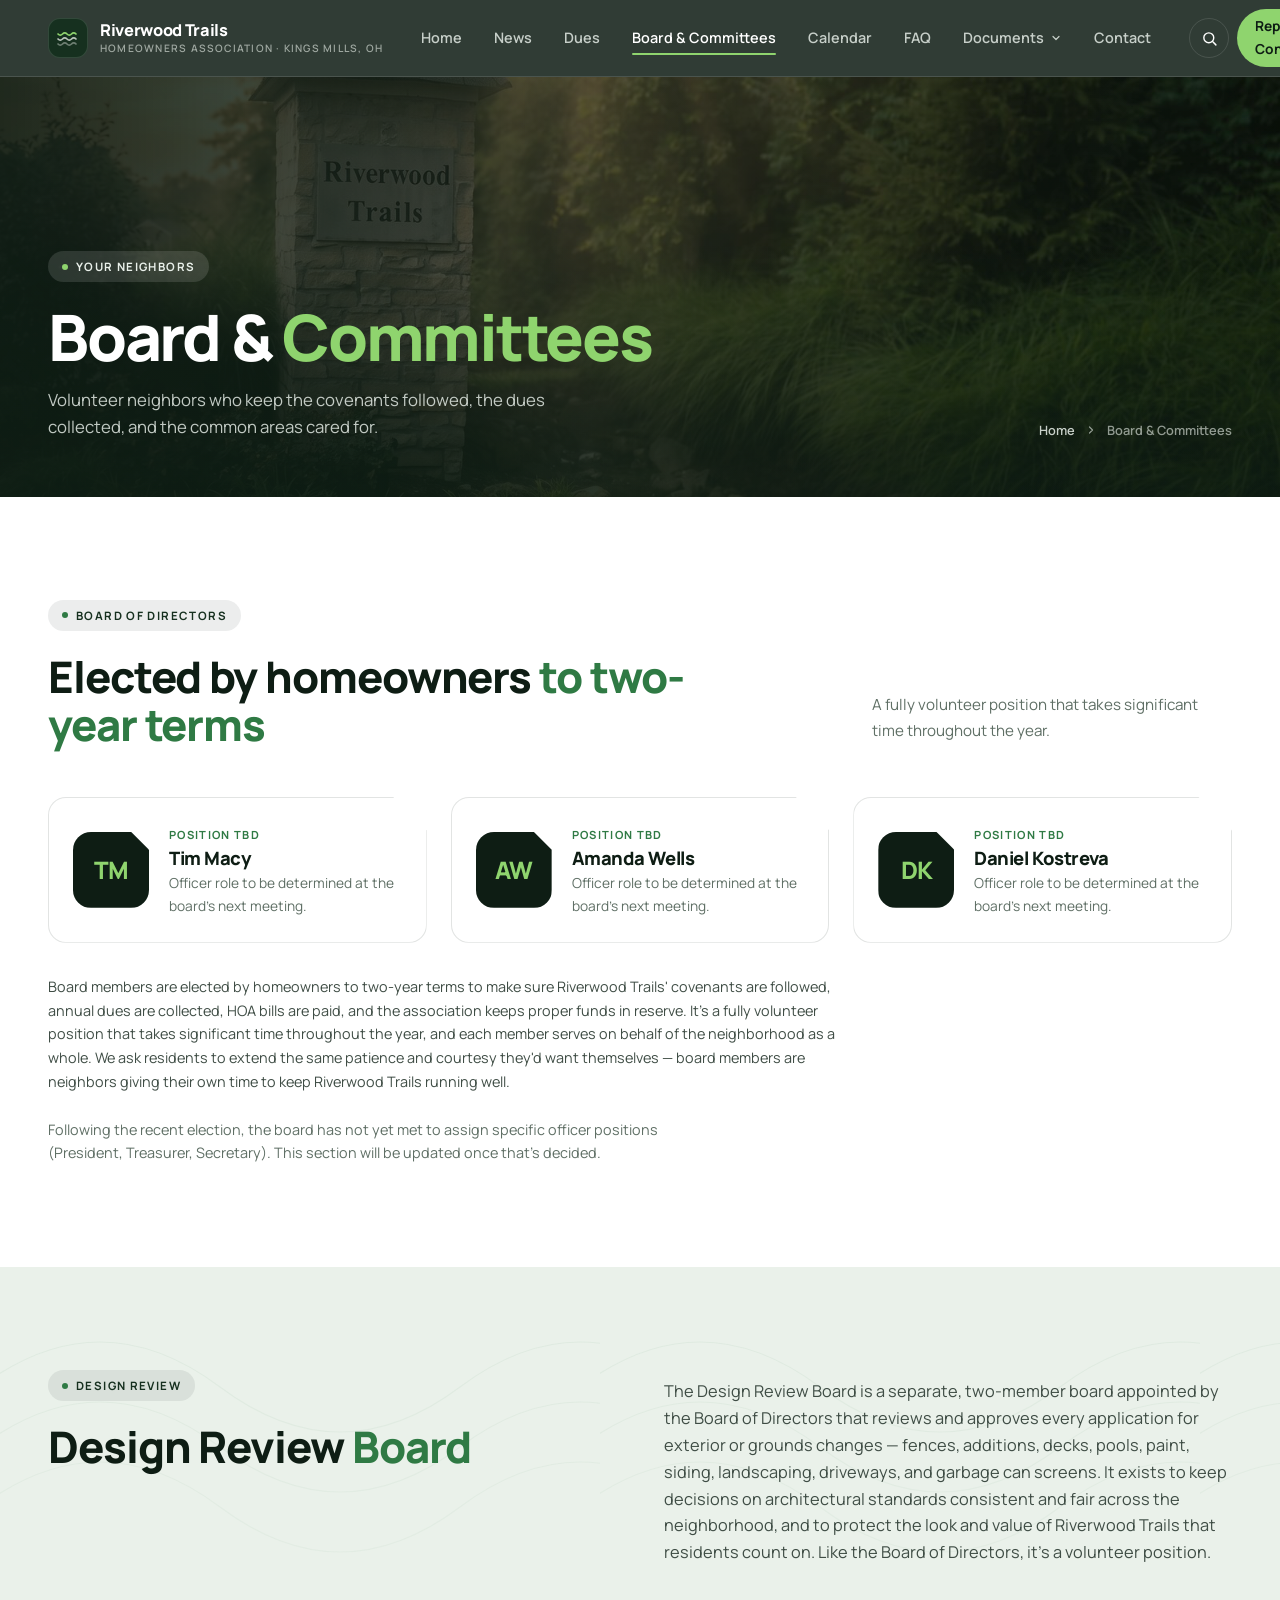
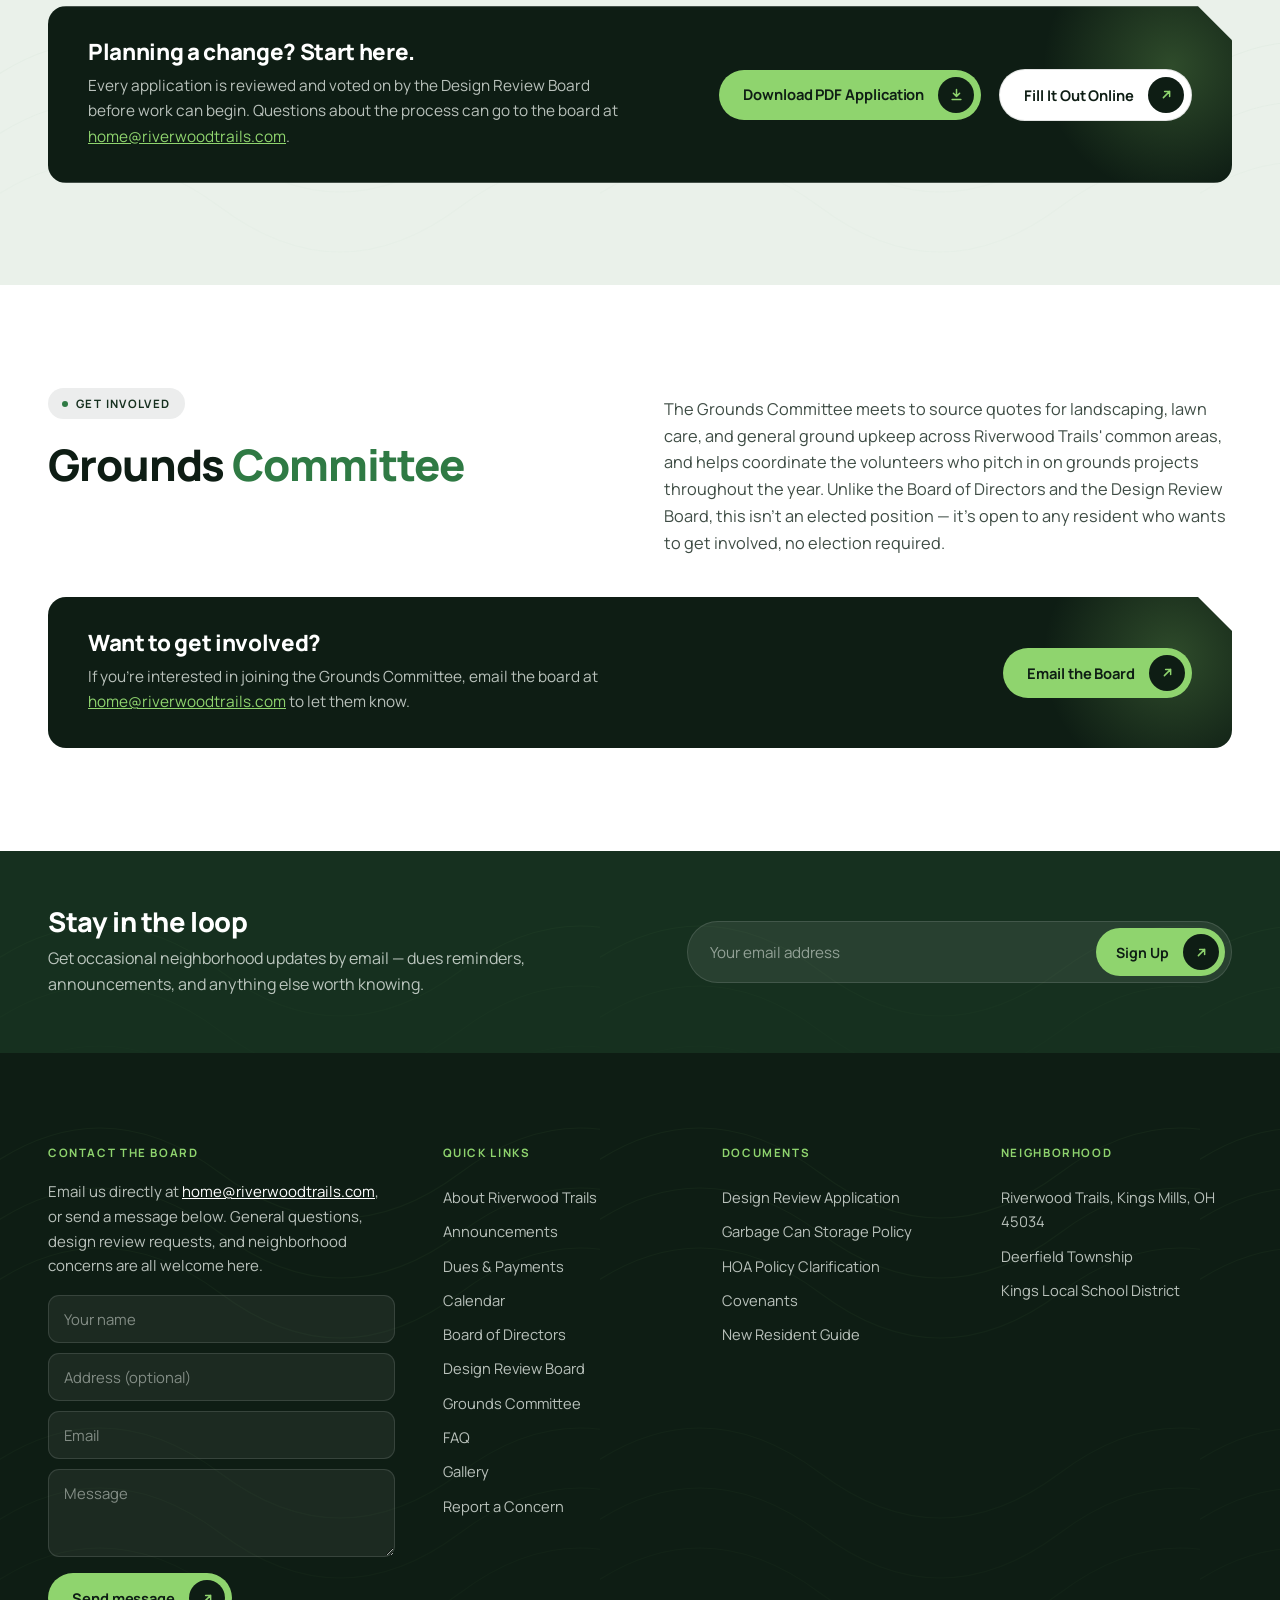
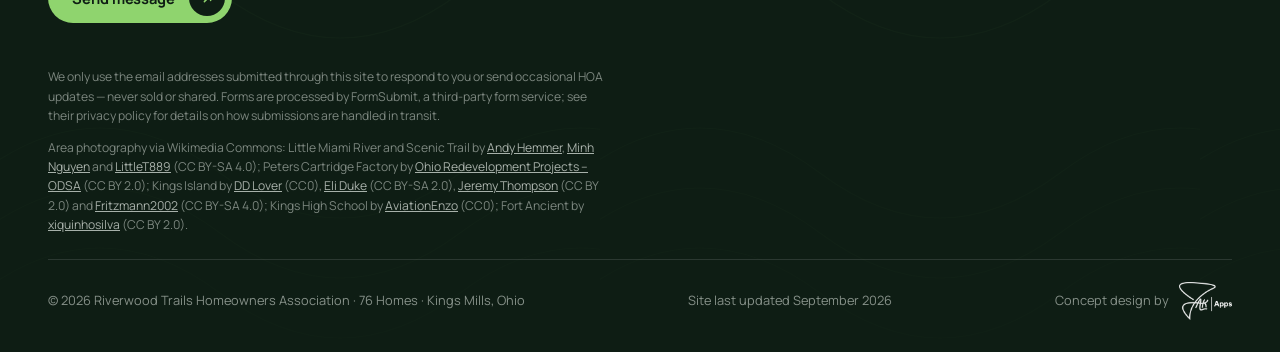
<file: board.html>
<!DOCTYPE html>
<html lang="en">
<head>
<meta charset="UTF-8">
<meta name="viewport" content="width=device-width, initial-scale=1.0">
<meta name="description" content="The Riverwood Trails Board of Directors, Design Review Board, and Grounds Committee — who they are, what they do, and how to submit a design review application.">
<meta property="og:title" content="Board & Committees — Riverwood Trails HOA">
<meta property="og:description" content="The Riverwood Trails Board of Directors, Design Review Board, and Grounds Committee — who they are, what they do, and how to submit a design review application.">
<meta property="og:type" content="website">
<meta property="og:image" content="images/hero.jpg">
<link rel="icon" type="image/svg+xml" href="data:image/svg+xml,%3Csvg xmlns='http://www.w3.org/2000/svg' viewBox='0 0 64 64'%3E%3Crect width='64' height='64' rx='14' fill='%230e1d14'/%3E%3Cpath d='M10 24c4 4.5 8 4.5 12 0s8-4.5 12 0 8 4.5 12 0 8-4.5 8 0' stroke='%238fd46e' stroke-width='4' fill='none' stroke-linecap='round'/%3E%3Cpath d='M10 35c4 4.5 8 4.5 12 0s8-4.5 12 0 8 4.5 12 0 8-4.5 8 0' stroke='%23f2f6f0' stroke-width='4' fill='none' stroke-linecap='round' opacity='.75'/%3E%3Cpath d='M10 46c4 4.5 8 4.5 12 0s8-4.5 12 0 8 4.5 12 0 8-4.5 8 0' stroke='%23f2f6f0' stroke-width='4' fill='none' stroke-linecap='round' opacity='.4'/%3E%3C/svg%3E">
<title>Board & Committees — Riverwood Trails HOA</title>
<link rel="preconnect" href="https://fonts.googleapis.com">
<link rel="preconnect" href="https://fonts.gstatic.com" crossorigin>
<link href="https://fonts.googleapis.com/css2?family=Manrope:wght@400;500;600;700;800&display=swap" rel="stylesheet">
<link rel="stylesheet" href="css/site.css">
</head>
<body id="top">
<div class="preloader" aria-hidden="true">
  <div class="mark"><svg viewBox="0 0 24 24" fill="none">
  <path d="M2 8c1.5 1.6 3 1.6 4.5 0s3-1.6 4.5 0 3 1.6 4.5 0 3-1.6 4.5 0" stroke="#8fd46e" stroke-width="1.7" stroke-linecap="round"/>
  <path d="M2 13c1.5 1.6 3 1.6 4.5 0s3-1.6 4.5 0 3 1.6 4.5 0 3-1.6 4.5 0" stroke="#f2f6f0" stroke-width="1.7" stroke-linecap="round" opacity=".75"/>
  <path d="M2 18c1.5 1.6 3 1.6 4.5 0s3-1.6 4.5 0 3 1.6 4.5 0 3-1.6 4.5 0" stroke="#f2f6f0" stroke-width="1.7" stroke-linecap="round" opacity=".4"/>
</svg></div>
  <div class="bar"><i></i></div>
  <small>Riverwood Trails</small>
</div>
<header>
  <div class="wrap">
    <nav>
      <a href="index.html" class="brand">
        <span class="brand-mark" aria-hidden="true"><svg viewBox="0 0 24 24" fill="none">
  <path d="M2 8c1.5 1.6 3 1.6 4.5 0s3-1.6 4.5 0 3 1.6 4.5 0 3-1.6 4.5 0" stroke="#8fd46e" stroke-width="1.7" stroke-linecap="round"/>
  <path d="M2 13c1.5 1.6 3 1.6 4.5 0s3-1.6 4.5 0 3 1.6 4.5 0 3-1.6 4.5 0" stroke="#f2f6f0" stroke-width="1.7" stroke-linecap="round" opacity=".75"/>
  <path d="M2 18c1.5 1.6 3 1.6 4.5 0s3-1.6 4.5 0 3 1.6 4.5 0 3-1.6 4.5 0" stroke="#f2f6f0" stroke-width="1.7" stroke-linecap="round" opacity=".4"/>
</svg></span>
        <span class="brand-name">Riverwood Trails<small>Homeowners Association · Kings Mills, OH</small></span>
      </a>
      <div class="navlinks" id="navLinks">
        <a href="index.html">Home</a>
        <a href="index.html#announcements">News</a>
        <a href="index.html#dues">Dues</a>
        <a href="board.html" class="active">Board &amp; Committees</a>
        <a href="calendar.html">Calendar</a>
        <a href="faq.html">FAQ</a>
        <div class="dd">
          <button type="button" aria-haspopup="true">Documents <svg viewBox="0 0 24 24" fill="none" stroke="currentColor" stroke-width="2.4" stroke-linecap="round" stroke-linejoin="round"><path d="M6 9l6 6 6-6"/></svg></button>
          <div class="dd-menu">
            <a href="https://38b33fdc-2fbb-45bb-8d5b-db62f2eab4e1.filesusr.com/ugd/629c19_28e2f6ca15c94cca86528ea7b258446a.pdf" target="_blank" rel="noopener">Design Review Application <span>PDF</span></a>
            <a href="documents/covenants.pdf" target="_blank" rel="noopener">Covenants <span>PDF</span></a>
            <a href="documents/hoa-policy-clarification.pdf" target="_blank" rel="noopener">HOA Policy Clarification <span>PDF</span></a>
            <a href="documents/garbage-can-storage-policy.pdf" target="_blank" rel="noopener">Garbage Can Policy <span>PDF</span></a>
            <a href="documents/new-resident-welcome.pdf" target="_blank" rel="noopener">New Resident Guide <span>PDF</span></a>
          </div>
        </div>
        <a href="index.html#contact">Contact</a>
        <a href="mailto:home@riverwoodtrails.com?subject=Concern%20or%20Violation%20Report" class="hot">Report a Concern</a>
      </div>
      <div class="nav-right">
        <div class="search-wrap">
          <button class="search-toggle" id="searchToggle" aria-label="Search the site">
            <svg viewBox="0 0 24 24" fill="none"><circle cx="11" cy="11" r="7" stroke="currentColor" stroke-width="2"/><path d="M21 21l-4.3-4.3" stroke="currentColor" stroke-width="2" stroke-linecap="round"/></svg>
          </button>
          <div class="search-panel" id="searchPanel">
            <input type="text" class="search-input" id="searchInput" placeholder="Search dues, fences, garbage cans, pools…" autocomplete="off">
            <div class="search-results" id="searchResults"></div>
          </div>
        </div>
        <a href="mailto:home@riverwoodtrails.com?subject=Concern%20or%20Violation%20Report" class="btn " >Report a Concern <span class="cap"><svg viewBox="0 0 24 24" fill="none" stroke="currentColor" stroke-width="2.4" stroke-linecap="round" stroke-linejoin="round"><path d="M7 17L17 7M9 7h8v8"/></svg></span></a>
        <button class="menu-toggle" id="menuToggle" aria-label="Menu" aria-expanded="false"><span></span><span></span><span></span></button>
      </div>
    </nav>
  </div>
</header>
<section class="page-hero">
  <img src="images/entrance.jpg" alt="" aria-hidden="true">
  <div class="wrap">
    <div class="up">
      <span class="tag">Your Neighbors</span>
      <h1>Board &amp; <em>Committees</em></h1>
      <p>Volunteer neighbors who keep the covenants followed, the dues collected, and the common areas cared for.</p>
    </div>
    <div class="crumbs"><a href="index.html">Home</a> <svg viewBox="0 0 24 24" fill="none" stroke="currentColor" stroke-width="2.4" stroke-linecap="round" stroke-linejoin="round"><path d="M9 6l6 6-6 6"/></svg> <span>Board &amp; Committees</span></div>
  </div>
</section>

<div class="band" id="board">
  <section class="wrap">
    <div class="head-row reveal">
      <div class="section-head">
        <span class="tag">Board of Directors</span>
        <h2>Elected by homeowners <em>to two-year terms</em></h2>
      </div>
      <p class="aside">A fully volunteer position that takes significant time throughout the year.</p>
    </div>
    <div class="team stagger">
      <div class="card member">
        <div class="mono">TM</div>
        <div><p class="role">Position TBD</p><h4>Tim Macy</h4><p>Officer role to be determined at the board's next meeting.</p></div>
      </div>
      <div class="card member">
        <div class="mono">AW</div>
        <div><p class="role">Position TBD</p><h4>Amanda Wells</h4><p>Officer role to be determined at the board's next meeting.</p></div>
      </div>
      <div class="card member">
        <div class="mono">DK</div>
        <div><p class="role">Position TBD</p><h4>Daniel Kostreva</h4><p>Officer role to be determined at the board's next meeting.</p></div>
      </div>
    </div>
    <p class="note reveal" style="margin-top:32px; max-width:90ch; color:#3f4d45;">Board members are elected by homeowners to two-year terms to make sure Riverwood Trails' covenants are followed, annual dues are collected, HOA bills are paid, and the association keeps proper funds in reserve. It's a fully volunteer position that takes significant time throughout the year, and each member serves on behalf of the neighborhood as a whole. We ask residents to extend the same patience and courtesy they'd want themselves — board members are neighbors giving their own time to keep Riverwood Trails running well.</p>
    <p class="note reveal">Following the recent election, the board has not yet met to assign specific officer positions (President, Treasurer, Secretary). This section will be updated once that's decided.</p>
  </section>
</div>

<div class="band sage topo" id="design-review-board">
  <section class="wrap">
    <div class="split-copy reveal">
      <div class="section-head">
        <span class="tag">Design Review</span>
        <h2>Design Review <em>Board</em></h2>
      </div>
      <p class="body">The Design Review Board is a separate, two-member board appointed by the Board of Directors that reviews and approves every application for exterior or grounds changes — fences, additions, decks, pools, paint, siding, landscaping, driveways, and garbage can screens. It exists to keep decisions on architectural standards consistent and fair across the neighborhood, and to protect the look and value of Riverwood Trails that residents count on. Like the Board of Directors, it's a volunteer position.</p>
    </div>
    <div class="callout reveal">
      <div>
        <h3>Planning a change? Start here.</h3>
        <p>Every application is reviewed and voted on by the Design Review Board before work can begin. Questions about the process can go to the board at <a href="mailto:home@riverwoodtrails.com">home@riverwoodtrails.com</a>.</p>
      </div>
      <div class="btn-row">
        <a href="https://38b33fdc-2fbb-45bb-8d5b-db62f2eab4e1.filesusr.com/ugd/629c19_28e2f6ca15c94cca86528ea7b258446a.pdf" class="btn " target="_blank" rel="noopener">Download PDF Application <span class="cap"><svg viewBox="0 0 24 24" fill="none" stroke="currentColor" stroke-width="2.4" stroke-linecap="round" stroke-linejoin="round"><path d="M12 4v11M7 10l5 5 5-5M5 20h14"/></svg></span></a>
        <button type="button" class="btn btn-white" id="drbFormToggle"><span class="label">Fill It Out Online</span> <span class="cap"><svg viewBox="0 0 24 24" fill="none" stroke="currentColor" stroke-width="2.4" stroke-linecap="round" stroke-linejoin="round"><path d="M7 17L17 7M9 7h8v8"/></svg></span></button>
      </div>
    </div>
    <div id="drbFormWrap" style="display:none;">
      <div class="form-card">
        <h3>Design Review Application</h3>
        <p>Submit directly to the board — no need to print or mail anything. A photo of your site plan or sketch is welcome but not required.</p>
        <form class="f" action="https://formsubmit.co/home@riverwoodtrails.com" method="POST" enctype="multipart/form-data">
          <input type="hidden" name="_subject" value="Design Review Application — Riverwood Trails">
          <input type="hidden" name="_captcha" value="false">
          <input type="hidden" name="_template" value="table">
          <div class="r2">
            <input type="text" name="Name" placeholder="Your name" required>
            <input type="text" name="Address" placeholder="Property address" required>
          </div>
          <div class="r2">
            <input type="email" name="Email" placeholder="Email" required>
            <input type="tel" name="Phone" placeholder="Phone (optional)">
          </div>
          <select name="Type of Improvement" required>
            <option value="">Type of improvement…</option>
            <option>Fence</option><option>Addition or Deck</option><option>Pool</option><option>Paint or Siding</option><option>Roof</option><option>Landscaping</option><option>Driveway</option><option>Garbage Can Screen/Enclosure</option><option>Mailbox</option><option>Other</option>
          </select>
          <textarea name="Description" placeholder="Describe the improvement — what you're doing and why" rows="3" required></textarea>
          <div class="r3">
            <input type="text" name="Color" placeholder="Color">
            <input type="text" name="Materials" placeholder="Materials">
            <input type="text" name="Dimensions" placeholder="Dimensions">
          </div>
          <input type="text" name="Estimated Cost" placeholder="Estimated cost">
          <div>
            <label>Site plan, sketch, or photo (optional)</label>
            <input type="file" name="attachment" accept="image/*,.pdf">
          </div>
          <button type="submit" class="btn btn-dark">Submit Application <span class="cap"><svg viewBox="0 0 24 24" fill="none" stroke="currentColor" stroke-width="2.4" stroke-linecap="round" stroke-linejoin="round"><path d="M7 17L17 7M9 7h8v8"/></svg></span></button>
        </form>
      </div>
    </div>
  </section>
</div>

<div class="band" id="grounds-committee">
  <section class="wrap">
    <div class="split-copy reveal">
      <div class="section-head">
        <span class="tag">Get Involved</span>
        <h2>Grounds <em>Committee</em></h2>
      </div>
      <p class="body">The Grounds Committee meets to source quotes for landscaping, lawn care, and general ground upkeep across Riverwood Trails' common areas, and helps coordinate the volunteers who pitch in on grounds projects throughout the year. Unlike the Board of Directors and the Design Review Board, this isn't an elected position — it's open to any resident who wants to get involved, no election required.</p>
    </div>
    <div class="callout reveal">
      <div>
        <h3>Want to get involved?</h3>
        <p>If you're interested in joining the Grounds Committee, email the board at <a href="mailto:home@riverwoodtrails.com">home@riverwoodtrails.com</a> to let them know.</p>
      </div>
      <div class="btn-row"><a href="mailto:home@riverwoodtrails.com" class="btn " >Email the Board <span class="cap"><svg viewBox="0 0 24 24" fill="none" stroke="currentColor" stroke-width="2.4" stroke-linecap="round" stroke-linejoin="round"><path d="M7 17L17 7M9 7h8v8"/></svg></span></a></div>
    </div>
  </section>
</div>
<div class="newsletter topo dark">
  <div class="wrap">
    <div class="reveal">
      <h3>Stay in the loop</h3>
      <p>Get occasional neighborhood updates by email — dues reminders, announcements, and anything else worth knowing.</p>
    </div>
    <form action="https://formsubmit.co/home@riverwoodtrails.com" method="POST" class="reveal">
      <input type="hidden" name="_subject" value="Newsletter signup — Riverwood Trails website">
      <input type="hidden" name="_captcha" value="false">
      <input type="email" name="Email" placeholder="Your email address" required>
      <button type="submit" class="btn">Sign Up <span class="cap"><svg viewBox="0 0 24 24" fill="none" stroke="currentColor" stroke-width="2.4" stroke-linecap="round" stroke-linejoin="round"><path d="M7 17L17 7M9 7h8v8"/></svg></span></button>
    </form>
  </div>
</div>
<footer id="contact" class="topo dark">
  <div class="wrap">
    <div class="footer-grid">
      <div>
        <h5>Contact the Board</h5>
        <p style="font-size:.94rem; max-width:52ch;">Email us directly at <a href="mailto:home@riverwoodtrails.com" style="color:#fff;">home@riverwoodtrails.com</a>, or send a message below. General questions, design review requests, and neighborhood concerns are all welcome here.</p>
        <form class="contact-form" action="https://formsubmit.co/home@riverwoodtrails.com" method="POST">
          <input type="hidden" name="_subject" value="New message from Riverwood Trails website">
          <input type="hidden" name="_captcha" value="false">
          <input type="hidden" name="_template" value="table">
          <input type="text" name="Name" placeholder="Your name" required>
          <input type="text" name="Address" placeholder="Address (optional)">
          <input type="email" name="Email" placeholder="Email" required>
          <textarea rows="3" name="Message" placeholder="Message" required></textarea>
          <button type="submit" class="btn">Send message <span class="cap"><svg viewBox="0 0 24 24" fill="none" stroke="currentColor" stroke-width="2.4" stroke-linecap="round" stroke-linejoin="round"><path d="M7 17L17 7M9 7h8v8"/></svg></span></button>
        </form>
      </div>
      <div class="col">
        <h5>Quick Links</h5>
        <a href="index.html#about">About Riverwood Trails</a>
        <a href="index.html#announcements">Announcements</a>
        <a href="index.html#dues">Dues &amp; Payments</a>
        <a href="calendar.html">Calendar</a>
        <a href="board.html">Board of Directors</a>
        <a href="board.html#design-review-board">Design Review Board</a>
        <a href="board.html#grounds-committee">Grounds Committee</a>
        <a href="faq.html">FAQ</a>
        <a href="index.html#gallery">Gallery</a>
        <a href="mailto:home@riverwoodtrails.com?subject=Concern%20or%20Violation%20Report">Report a Concern</a>
      </div>
      <div class="col">
        <h5>Documents</h5>
        <a href="https://38b33fdc-2fbb-45bb-8d5b-db62f2eab4e1.filesusr.com/ugd/629c19_28e2f6ca15c94cca86528ea7b258446a.pdf" target="_blank" rel="noopener">Design Review Application</a>
        <a href="documents/garbage-can-storage-policy.pdf" target="_blank" rel="noopener">Garbage Can Storage Policy</a>
        <a href="documents/hoa-policy-clarification.pdf" target="_blank" rel="noopener">HOA Policy Clarification</a>
        <a href="documents/covenants.pdf" target="_blank" rel="noopener">Covenants</a>
        <a href="documents/new-resident-welcome.pdf" target="_blank" rel="noopener">New Resident Guide</a>
      </div>
      <div class="col">
        <h5>Neighborhood</h5>
        <a href="https://www.google.com/maps/search/?api=1&query=Kings+Mills+OH+45034" target="_blank" rel="noopener">Riverwood Trails, Kings Mills, OH 45034</a>
        <a href="https://en.wikipedia.org/wiki/Deerfield_Township,_Warren_County,_Ohio" target="_blank" rel="noopener">Deerfield Township</a>
        <a href="https://www.kingslocal.net/" target="_blank" rel="noopener">Kings Local School District</a>
      </div>
    </div>
    <p class="fine">We only use the email addresses submitted through this site to respond to you or send occasional HOA updates — never sold or shared. Forms are processed by FormSubmit, a third-party form service; see their privacy policy for details on how submissions are handled in transit.</p>
    <p class="fine" style="margin-top:12px;">Area photography via Wikimedia Commons: Little Miami River and Scenic Trail by <a href="https://commons.wikimedia.org/wiki/File:Little_miami_river_loveland_OH_foto_by_andy_hemmer_cincinnati.jpg" target="_blank" rel="noopener">Andy Hemmer</a>, <a href="https://commons.wikimedia.org/wiki/File:Leaving_Loveland,_Ohio,_on_Little_Miami_Scenic_Trail.jpg" target="_blank" rel="noopener">Minh Nguyen</a> and <a href="https://commons.wikimedia.org/wiki/File:Little_Miami_Scenic_Trail,_crossing_Little_Miami_near_Xenia,_OH.jpg" target="_blank" rel="noopener">LittleT889</a> (CC BY-SA 4.0); Peters Cartridge Factory by <a href="https://commons.wikimedia.org/wiki/File:Hamilton_Township_-_Peters_Cartridge_Factory_(OHPTC).jpg" target="_blank" rel="noopener">Ohio Redevelopment Projects – ODSA</a> (CC BY 2.0); Kings Island by <a href="https://commons.wikimedia.org/wiki/File:Orion_(Kings_Island)_5.jpg" target="_blank" rel="noopener">DD Lover</a> (CC0), <a href="https://commons.wikimedia.org/wiki/File:Kings_Island_Eiffel_Tower_at_night.jpg" target="_blank" rel="noopener">Eli Duke</a> (CC BY-SA 2.0), <a href="https://commons.wikimedia.org/wiki/File:Orion_(Kings_Island)_1.jpg" target="_blank" rel="noopener">Jeremy Thompson</a> (CC BY 2.0) and <a href="https://commons.wikimedia.org/wiki/File:Kings_Island_Eiffel_Tower_and_Carousel_(2019).jpg" target="_blank" rel="noopener">Fritzmann2002</a> (CC BY-SA 4.0); Kings High School by <a href="https://commons.wikimedia.org/wiki/File:Kings_High_School_(Kings_Mills,_Ohio).jpg" target="_blank" rel="noopener">AviationEnzo</a> (CC0); Fort Ancient by <a href="https://commons.wikimedia.org/wiki/File:Fort_Ancient_Earthworks.jpg" target="_blank" rel="noopener">xiquinhosilva</a> (CC BY 2.0).</p>
    <div class="foot-bottom">
      <span>© 2026 Riverwood Trails Homeowners Association · 76 Homes · Kings Mills, Ohio</span>
      <span>Site last updated September 2026</span>
      <span class="jak-credit">Concept design by <a href="https://www.jakapps.com" target="_blank" rel="noopener"><img src="images/jak-logo.png" alt="JAK Apps"></a></span>
    </div>
  </div>
</footer>

<div class="fab" aria-label="Quick actions">
  <a href="#top" aria-label="Back to top"><svg viewBox="0 0 24 24" fill="none" stroke="currentColor" stroke-width="2.4" stroke-linecap="round" stroke-linejoin="round"><path d="M12 19V5M5 12l7-7 7 7"/></svg></a>
  <a href="mailto:home@riverwoodtrails.com" aria-label="Email the board"><svg viewBox="0 0 24 24" fill="none" stroke="currentColor" stroke-width="2" stroke-linecap="round" stroke-linejoin="round"><rect x="3" y="5" width="18" height="14" rx="2"/><path d="M3 7l9 6 9-6"/></svg></a>
</div>
<script src="js/site.js"></script>
</body>
</html>
</file>
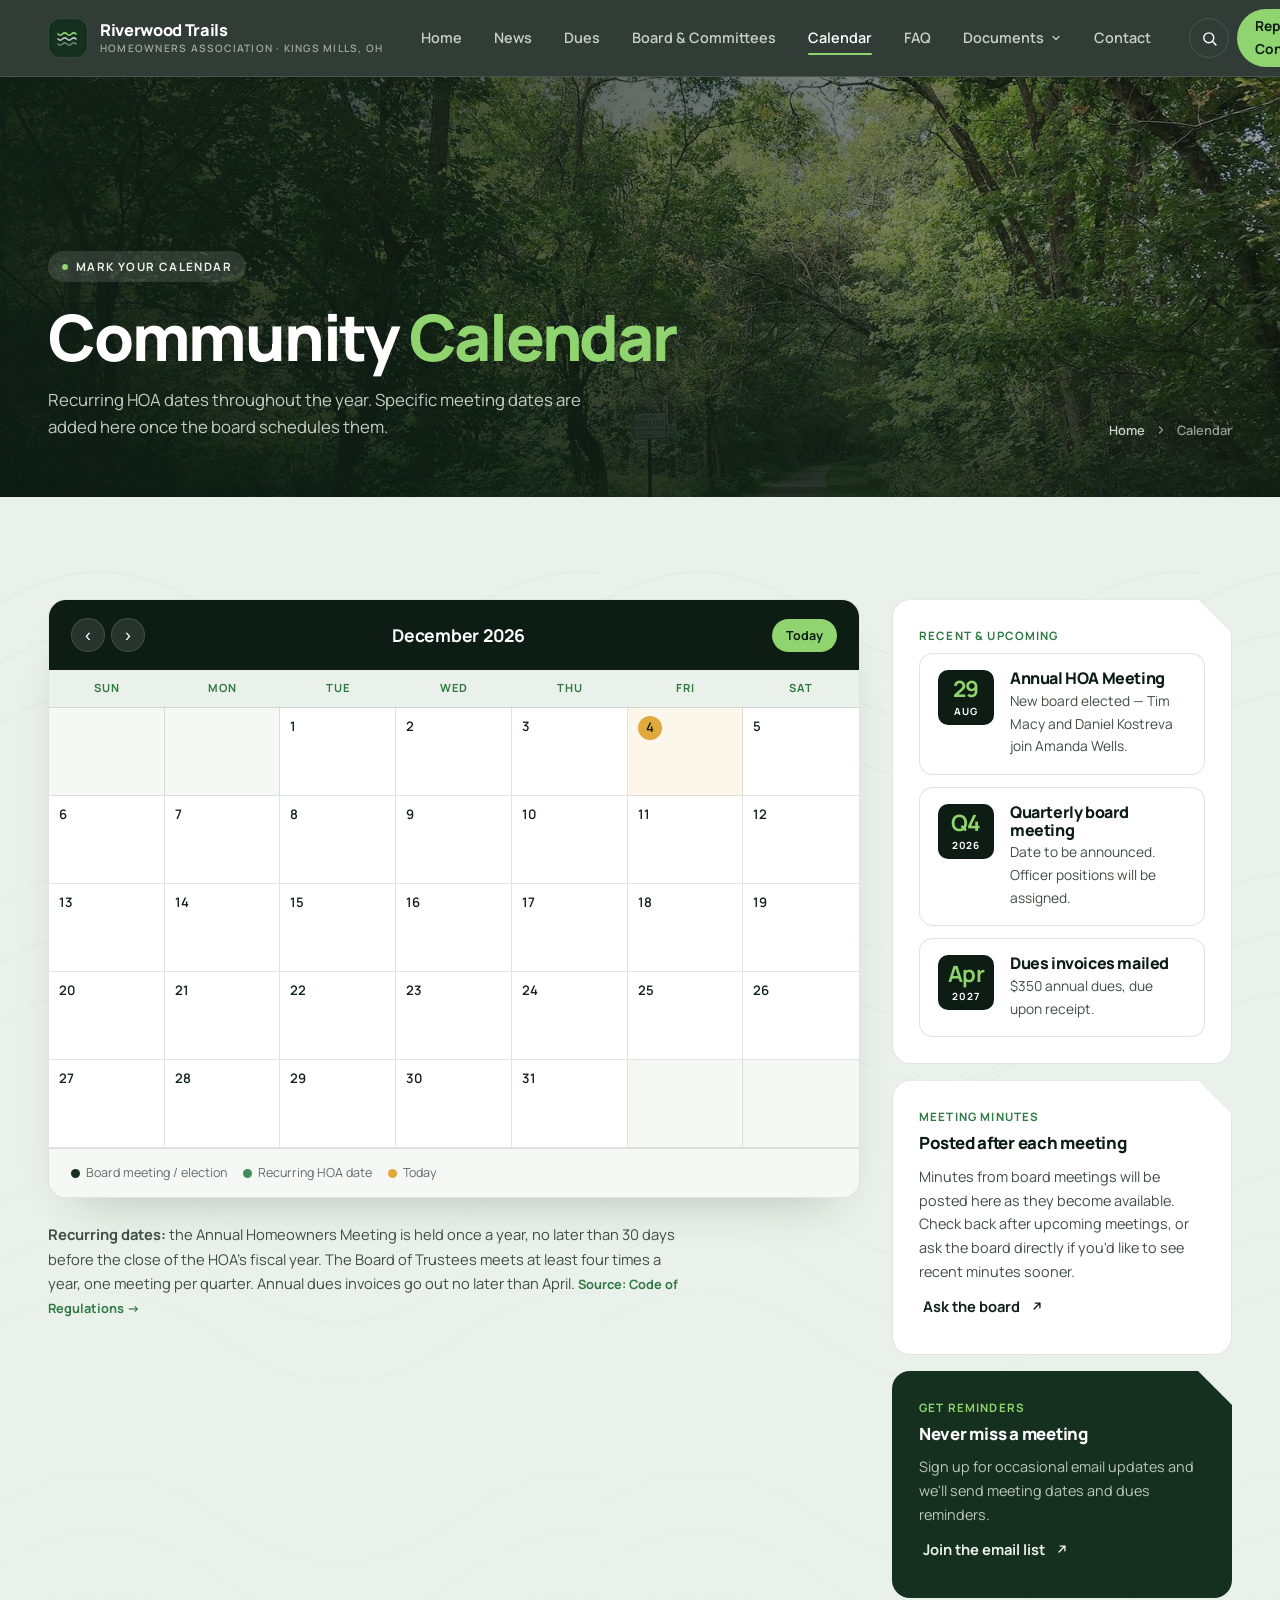
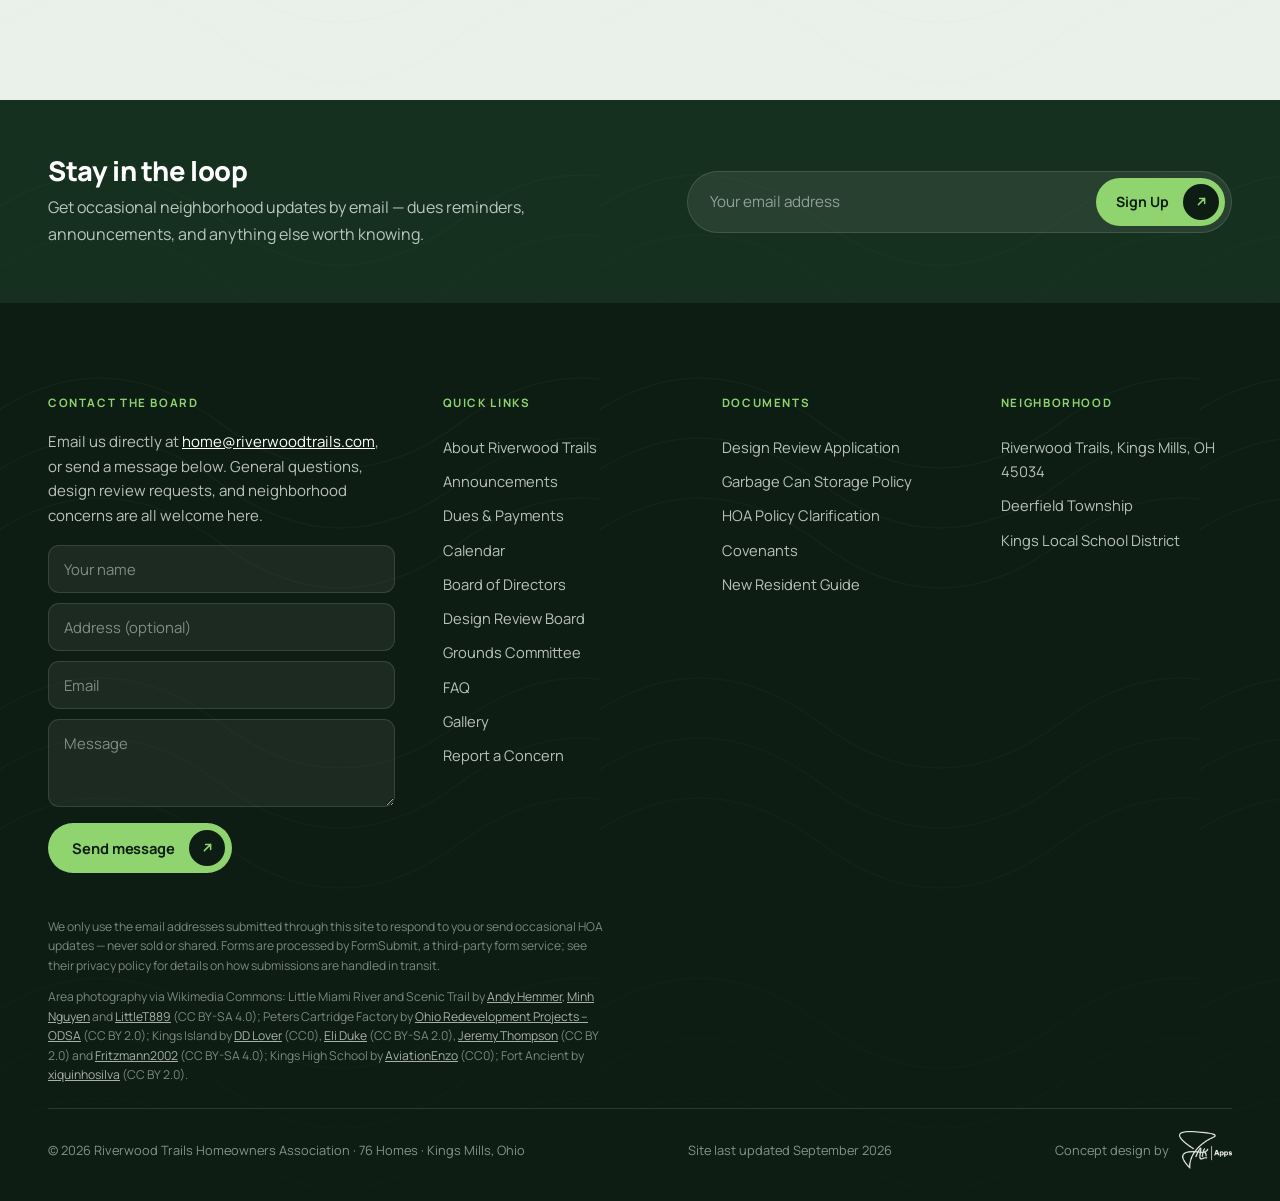
<file: calendar.html>
<!DOCTYPE html>
<html lang="en">
<head>
<meta charset="UTF-8">
<meta name="viewport" content="width=device-width, initial-scale=1.0">
<meta name="description" content="Recurring HOA dates, board meetings, dues deadlines, and meeting minutes for Riverwood Trails in Kings Mills, Ohio.">
<meta property="og:title" content="Community Calendar — Riverwood Trails HOA">
<meta property="og:description" content="Recurring HOA dates, board meetings, dues deadlines, and meeting minutes for Riverwood Trails in Kings Mills, Ohio.">
<meta property="og:type" content="website">
<meta property="og:image" content="images/hero.jpg">
<link rel="icon" type="image/svg+xml" href="data:image/svg+xml,%3Csvg xmlns='http://www.w3.org/2000/svg' viewBox='0 0 64 64'%3E%3Crect width='64' height='64' rx='14' fill='%230e1d14'/%3E%3Cpath d='M10 24c4 4.5 8 4.5 12 0s8-4.5 12 0 8 4.5 12 0 8-4.5 8 0' stroke='%238fd46e' stroke-width='4' fill='none' stroke-linecap='round'/%3E%3Cpath d='M10 35c4 4.5 8 4.5 12 0s8-4.5 12 0 8 4.5 12 0 8-4.5 8 0' stroke='%23f2f6f0' stroke-width='4' fill='none' stroke-linecap='round' opacity='.75'/%3E%3Cpath d='M10 46c4 4.5 8 4.5 12 0s8-4.5 12 0 8 4.5 12 0 8-4.5 8 0' stroke='%23f2f6f0' stroke-width='4' fill='none' stroke-linecap='round' opacity='.4'/%3E%3C/svg%3E">
<title>Community Calendar — Riverwood Trails HOA</title>
<link rel="preconnect" href="https://fonts.googleapis.com">
<link rel="preconnect" href="https://fonts.gstatic.com" crossorigin>
<link href="https://fonts.googleapis.com/css2?family=Manrope:wght@400;500;600;700;800&display=swap" rel="stylesheet">
<link rel="stylesheet" href="css/site.css">
</head>
<body id="top">
<div class="preloader" aria-hidden="true">
  <div class="mark"><svg viewBox="0 0 24 24" fill="none">
  <path d="M2 8c1.5 1.6 3 1.6 4.5 0s3-1.6 4.5 0 3 1.6 4.5 0 3-1.6 4.5 0" stroke="#8fd46e" stroke-width="1.7" stroke-linecap="round"/>
  <path d="M2 13c1.5 1.6 3 1.6 4.5 0s3-1.6 4.5 0 3 1.6 4.5 0 3-1.6 4.5 0" stroke="#f2f6f0" stroke-width="1.7" stroke-linecap="round" opacity=".75"/>
  <path d="M2 18c1.5 1.6 3 1.6 4.5 0s3-1.6 4.5 0 3 1.6 4.5 0 3-1.6 4.5 0" stroke="#f2f6f0" stroke-width="1.7" stroke-linecap="round" opacity=".4"/>
</svg></div>
  <div class="bar"><i></i></div>
  <small>Riverwood Trails</small>
</div>
<header>
  <div class="wrap">
    <nav>
      <a href="index.html" class="brand">
        <span class="brand-mark" aria-hidden="true"><svg viewBox="0 0 24 24" fill="none">
  <path d="M2 8c1.5 1.6 3 1.6 4.5 0s3-1.6 4.5 0 3 1.6 4.5 0 3-1.6 4.5 0" stroke="#8fd46e" stroke-width="1.7" stroke-linecap="round"/>
  <path d="M2 13c1.5 1.6 3 1.6 4.5 0s3-1.6 4.5 0 3 1.6 4.5 0 3-1.6 4.5 0" stroke="#f2f6f0" stroke-width="1.7" stroke-linecap="round" opacity=".75"/>
  <path d="M2 18c1.5 1.6 3 1.6 4.5 0s3-1.6 4.5 0 3 1.6 4.5 0 3-1.6 4.5 0" stroke="#f2f6f0" stroke-width="1.7" stroke-linecap="round" opacity=".4"/>
</svg></span>
        <span class="brand-name">Riverwood Trails<small>Homeowners Association · Kings Mills, OH</small></span>
      </a>
      <div class="navlinks" id="navLinks">
        <a href="index.html">Home</a>
        <a href="index.html#announcements">News</a>
        <a href="index.html#dues">Dues</a>
        <a href="board.html">Board &amp; Committees</a>
        <a href="calendar.html" class="active">Calendar</a>
        <a href="faq.html">FAQ</a>
        <div class="dd">
          <button type="button" aria-haspopup="true">Documents <svg viewBox="0 0 24 24" fill="none" stroke="currentColor" stroke-width="2.4" stroke-linecap="round" stroke-linejoin="round"><path d="M6 9l6 6 6-6"/></svg></button>
          <div class="dd-menu">
            <a href="https://38b33fdc-2fbb-45bb-8d5b-db62f2eab4e1.filesusr.com/ugd/629c19_28e2f6ca15c94cca86528ea7b258446a.pdf" target="_blank" rel="noopener">Design Review Application <span>PDF</span></a>
            <a href="documents/covenants.pdf" target="_blank" rel="noopener">Covenants <span>PDF</span></a>
            <a href="documents/hoa-policy-clarification.pdf" target="_blank" rel="noopener">HOA Policy Clarification <span>PDF</span></a>
            <a href="documents/garbage-can-storage-policy.pdf" target="_blank" rel="noopener">Garbage Can Policy <span>PDF</span></a>
            <a href="documents/new-resident-welcome.pdf" target="_blank" rel="noopener">New Resident Guide <span>PDF</span></a>
          </div>
        </div>
        <a href="index.html#contact">Contact</a>
        <a href="mailto:home@riverwoodtrails.com?subject=Concern%20or%20Violation%20Report" class="hot">Report a Concern</a>
      </div>
      <div class="nav-right">
        <div class="search-wrap">
          <button class="search-toggle" id="searchToggle" aria-label="Search the site">
            <svg viewBox="0 0 24 24" fill="none"><circle cx="11" cy="11" r="7" stroke="currentColor" stroke-width="2"/><path d="M21 21l-4.3-4.3" stroke="currentColor" stroke-width="2" stroke-linecap="round"/></svg>
          </button>
          <div class="search-panel" id="searchPanel">
            <input type="text" class="search-input" id="searchInput" placeholder="Search dues, fences, garbage cans, pools…" autocomplete="off">
            <div class="search-results" id="searchResults"></div>
          </div>
        </div>
        <a href="mailto:home@riverwoodtrails.com?subject=Concern%20or%20Violation%20Report" class="btn " >Report a Concern <span class="cap"><svg viewBox="0 0 24 24" fill="none" stroke="currentColor" stroke-width="2.4" stroke-linecap="round" stroke-linejoin="round"><path d="M7 17L17 7M9 7h8v8"/></svg></span></a>
        <button class="menu-toggle" id="menuToggle" aria-label="Menu" aria-expanded="false"><span></span><span></span><span></span></button>
      </div>
    </nav>
  </div>
</header>
<section class="page-hero">
  <img src="images/trail.jpg" alt="" aria-hidden="true">
  <div class="wrap">
    <div class="up">
      <span class="tag">Mark Your Calendar</span>
      <h1>Community <em>Calendar</em></h1>
      <p>Recurring HOA dates throughout the year. Specific meeting dates are added here once the board schedules them.</p>
    </div>
    <div class="crumbs"><a href="index.html">Home</a> <svg viewBox="0 0 24 24" fill="none" stroke="currentColor" stroke-width="2.4" stroke-linecap="round" stroke-linejoin="round"><path d="M9 6l6 6-6 6"/></svg> <span>Calendar</span></div>
  </div>
</section>

<div class="band sage topo">
  <section class="wrap">
    <div class="cal-layout">
      <div class="reveal">
        <div class="cal-wrap">
          <div class="cal-header">
            <div class="cal-nav">
              <button id="calPrev" aria-label="Previous month">‹</button>
              <button id="calNext" aria-label="Next month">›</button>
            </div>
            <h3 id="calTitle">Month Year</h3>
            <button class="cal-today-btn" id="calToday">Today</button>
          </div>
          <div class="cal-weekdays">
            <span>Sun</span><span>Mon</span><span>Tue</span><span>Wed</span><span>Thu</span><span>Fri</span><span>Sat</span>
          </div>
          <div class="cal-grid" id="calGrid"></div>
          <div class="cal-legend">
            <span><span class="dot" style="background:var(--forest);"></span> Board meeting / election</span>
            <span><span class="dot" style="background:var(--river);"></span> Recurring HOA date</span>
            <span><span class="dot" style="background:var(--clay);"></span> Today</span>
          </div>
        </div>
        <p style="max-width:70ch; margin-top:24px; font-size:.92rem;"><strong>Recurring dates:</strong> the Annual Homeowners Meeting is held once a year, no later than 30 days before the close of the HOA's fiscal year. The Board of Trustees meets at least four times a year, one meeting per quarter. Annual dues invoices go out no later than April. <a class="cite" href="documents/covenants.pdf" target="_blank" rel="noopener" style="display:inline; margin:0;">Source: Code of Regulations →</a></p>
      </div>
      <aside class="cal-side stagger">
        <div class="card">
          <p class="when">Recent &amp; upcoming</p>
          <ul class="events">
            <li><div class="d"><b>29</b><span>Aug</span></div><div><h4>Annual HOA Meeting</h4><p>New board elected — Tim Macy and Daniel Kostreva join Amanda Wells.</p></div></li>
            <li><div class="d"><b>Q4</b><span>2026</span></div><div><h4>Quarterly board meeting</h4><p>Date to be announced. Officer positions will be assigned.</p></div></li>
            <li><div class="d"><b>Apr</b><span>2027</span></div><div><h4>Dues invoices mailed</h4><p>$350 annual dues, due upon receipt.</p></div></li>
          </ul>
        </div>
        <div class="card">
          <p class="when">Meeting minutes</p>
          <h3>Posted after each meeting</h3>
          <p style="margin-top:8px; font-size:.9rem;">Minutes from board meetings will be posted here as they become available. Check back after upcoming meetings, or ask the board directly if you'd like to see recent minutes sooner.</p>
          <a href="mailto:home@riverwoodtrails.com" class="btn-text" >Ask the board <svg viewBox="0 0 24 24" fill="none" stroke="currentColor" stroke-width="2.4" stroke-linecap="round" stroke-linejoin="round"><path d="M7 17L17 7M9 7h8v8"/></svg></a>
        </div>
        <div class="card dark">
          <p class="when" style="color:var(--leaf);">Get reminders</p>
          <h3>Never miss a meeting</h3>
          <p style="margin-top:8px; font-size:.9rem;">Sign up for occasional email updates and we'll send meeting dates and dues reminders.</p>
          <a href="index.html#contact" class="btn-text" >Join the email list <svg viewBox="0 0 24 24" fill="none" stroke="currentColor" stroke-width="2.4" stroke-linecap="round" stroke-linejoin="round"><path d="M7 17L17 7M9 7h8v8"/></svg></a>
        </div>
      </aside>
    </div>
  </section>
</div>

<div class="cal-modal-overlay" id="calModalOverlay">
  <div class="cal-modal">
    <button class="cal-modal-close" id="calModalClose" aria-label="Close">×</button>
    <p class="cal-modal-date" id="calModalDate"></p>
    <h3 id="calModalTitle"></h3>
    <p class="cal-modal-detail" id="calModalDetail"></p>
    <a class="btn btn-clay" id="calModalLink" style="display:none;"></a>
  </div>
</div>
<div class="newsletter topo dark">
  <div class="wrap">
    <div class="reveal">
      <h3>Stay in the loop</h3>
      <p>Get occasional neighborhood updates by email — dues reminders, announcements, and anything else worth knowing.</p>
    </div>
    <form action="https://formsubmit.co/home@riverwoodtrails.com" method="POST" class="reveal">
      <input type="hidden" name="_subject" value="Newsletter signup — Riverwood Trails website">
      <input type="hidden" name="_captcha" value="false">
      <input type="email" name="Email" placeholder="Your email address" required>
      <button type="submit" class="btn">Sign Up <span class="cap"><svg viewBox="0 0 24 24" fill="none" stroke="currentColor" stroke-width="2.4" stroke-linecap="round" stroke-linejoin="round"><path d="M7 17L17 7M9 7h8v8"/></svg></span></button>
    </form>
  </div>
</div>
<footer id="contact" class="topo dark">
  <div class="wrap">
    <div class="footer-grid">
      <div>
        <h5>Contact the Board</h5>
        <p style="font-size:.94rem; max-width:52ch;">Email us directly at <a href="mailto:home@riverwoodtrails.com" style="color:#fff;">home@riverwoodtrails.com</a>, or send a message below. General questions, design review requests, and neighborhood concerns are all welcome here.</p>
        <form class="contact-form" action="https://formsubmit.co/home@riverwoodtrails.com" method="POST">
          <input type="hidden" name="_subject" value="New message from Riverwood Trails website">
          <input type="hidden" name="_captcha" value="false">
          <input type="hidden" name="_template" value="table">
          <input type="text" name="Name" placeholder="Your name" required>
          <input type="text" name="Address" placeholder="Address (optional)">
          <input type="email" name="Email" placeholder="Email" required>
          <textarea rows="3" name="Message" placeholder="Message" required></textarea>
          <button type="submit" class="btn">Send message <span class="cap"><svg viewBox="0 0 24 24" fill="none" stroke="currentColor" stroke-width="2.4" stroke-linecap="round" stroke-linejoin="round"><path d="M7 17L17 7M9 7h8v8"/></svg></span></button>
        </form>
      </div>
      <div class="col">
        <h5>Quick Links</h5>
        <a href="index.html#about">About Riverwood Trails</a>
        <a href="index.html#announcements">Announcements</a>
        <a href="index.html#dues">Dues &amp; Payments</a>
        <a href="calendar.html">Calendar</a>
        <a href="board.html">Board of Directors</a>
        <a href="board.html#design-review-board">Design Review Board</a>
        <a href="board.html#grounds-committee">Grounds Committee</a>
        <a href="faq.html">FAQ</a>
        <a href="index.html#gallery">Gallery</a>
        <a href="mailto:home@riverwoodtrails.com?subject=Concern%20or%20Violation%20Report">Report a Concern</a>
      </div>
      <div class="col">
        <h5>Documents</h5>
        <a href="https://38b33fdc-2fbb-45bb-8d5b-db62f2eab4e1.filesusr.com/ugd/629c19_28e2f6ca15c94cca86528ea7b258446a.pdf" target="_blank" rel="noopener">Design Review Application</a>
        <a href="documents/garbage-can-storage-policy.pdf" target="_blank" rel="noopener">Garbage Can Storage Policy</a>
        <a href="documents/hoa-policy-clarification.pdf" target="_blank" rel="noopener">HOA Policy Clarification</a>
        <a href="documents/covenants.pdf" target="_blank" rel="noopener">Covenants</a>
        <a href="documents/new-resident-welcome.pdf" target="_blank" rel="noopener">New Resident Guide</a>
      </div>
      <div class="col">
        <h5>Neighborhood</h5>
        <a href="https://www.google.com/maps/search/?api=1&query=Kings+Mills+OH+45034" target="_blank" rel="noopener">Riverwood Trails, Kings Mills, OH 45034</a>
        <a href="https://en.wikipedia.org/wiki/Deerfield_Township,_Warren_County,_Ohio" target="_blank" rel="noopener">Deerfield Township</a>
        <a href="https://www.kingslocal.net/" target="_blank" rel="noopener">Kings Local School District</a>
      </div>
    </div>
    <p class="fine">We only use the email addresses submitted through this site to respond to you or send occasional HOA updates — never sold or shared. Forms are processed by FormSubmit, a third-party form service; see their privacy policy for details on how submissions are handled in transit.</p>
    <p class="fine" style="margin-top:12px;">Area photography via Wikimedia Commons: Little Miami River and Scenic Trail by <a href="https://commons.wikimedia.org/wiki/File:Little_miami_river_loveland_OH_foto_by_andy_hemmer_cincinnati.jpg" target="_blank" rel="noopener">Andy Hemmer</a>, <a href="https://commons.wikimedia.org/wiki/File:Leaving_Loveland,_Ohio,_on_Little_Miami_Scenic_Trail.jpg" target="_blank" rel="noopener">Minh Nguyen</a> and <a href="https://commons.wikimedia.org/wiki/File:Little_Miami_Scenic_Trail,_crossing_Little_Miami_near_Xenia,_OH.jpg" target="_blank" rel="noopener">LittleT889</a> (CC BY-SA 4.0); Peters Cartridge Factory by <a href="https://commons.wikimedia.org/wiki/File:Hamilton_Township_-_Peters_Cartridge_Factory_(OHPTC).jpg" target="_blank" rel="noopener">Ohio Redevelopment Projects – ODSA</a> (CC BY 2.0); Kings Island by <a href="https://commons.wikimedia.org/wiki/File:Orion_(Kings_Island)_5.jpg" target="_blank" rel="noopener">DD Lover</a> (CC0), <a href="https://commons.wikimedia.org/wiki/File:Kings_Island_Eiffel_Tower_at_night.jpg" target="_blank" rel="noopener">Eli Duke</a> (CC BY-SA 2.0), <a href="https://commons.wikimedia.org/wiki/File:Orion_(Kings_Island)_1.jpg" target="_blank" rel="noopener">Jeremy Thompson</a> (CC BY 2.0) and <a href="https://commons.wikimedia.org/wiki/File:Kings_Island_Eiffel_Tower_and_Carousel_(2019).jpg" target="_blank" rel="noopener">Fritzmann2002</a> (CC BY-SA 4.0); Kings High School by <a href="https://commons.wikimedia.org/wiki/File:Kings_High_School_(Kings_Mills,_Ohio).jpg" target="_blank" rel="noopener">AviationEnzo</a> (CC0); Fort Ancient by <a href="https://commons.wikimedia.org/wiki/File:Fort_Ancient_Earthworks.jpg" target="_blank" rel="noopener">xiquinhosilva</a> (CC BY 2.0).</p>
    <div class="foot-bottom">
      <span>© 2026 Riverwood Trails Homeowners Association · 76 Homes · Kings Mills, Ohio</span>
      <span>Site last updated September 2026</span>
      <span class="jak-credit">Concept design by <a href="https://www.jakapps.com" target="_blank" rel="noopener"><img src="images/jak-logo.png" alt="JAK Apps"></a></span>
    </div>
  </div>
</footer>

<div class="fab" aria-label="Quick actions">
  <a href="#top" aria-label="Back to top"><svg viewBox="0 0 24 24" fill="none" stroke="currentColor" stroke-width="2.4" stroke-linecap="round" stroke-linejoin="round"><path d="M12 19V5M5 12l7-7 7 7"/></svg></a>
  <a href="mailto:home@riverwoodtrails.com" aria-label="Email the board"><svg viewBox="0 0 24 24" fill="none" stroke="currentColor" stroke-width="2" stroke-linecap="round" stroke-linejoin="round"><rect x="3" y="5" width="18" height="14" rx="2"/><path d="M3 7l9 6 9-6"/></svg></a>
</div>
<script src="js/site.js"></script>
</body>
</html>
</file>
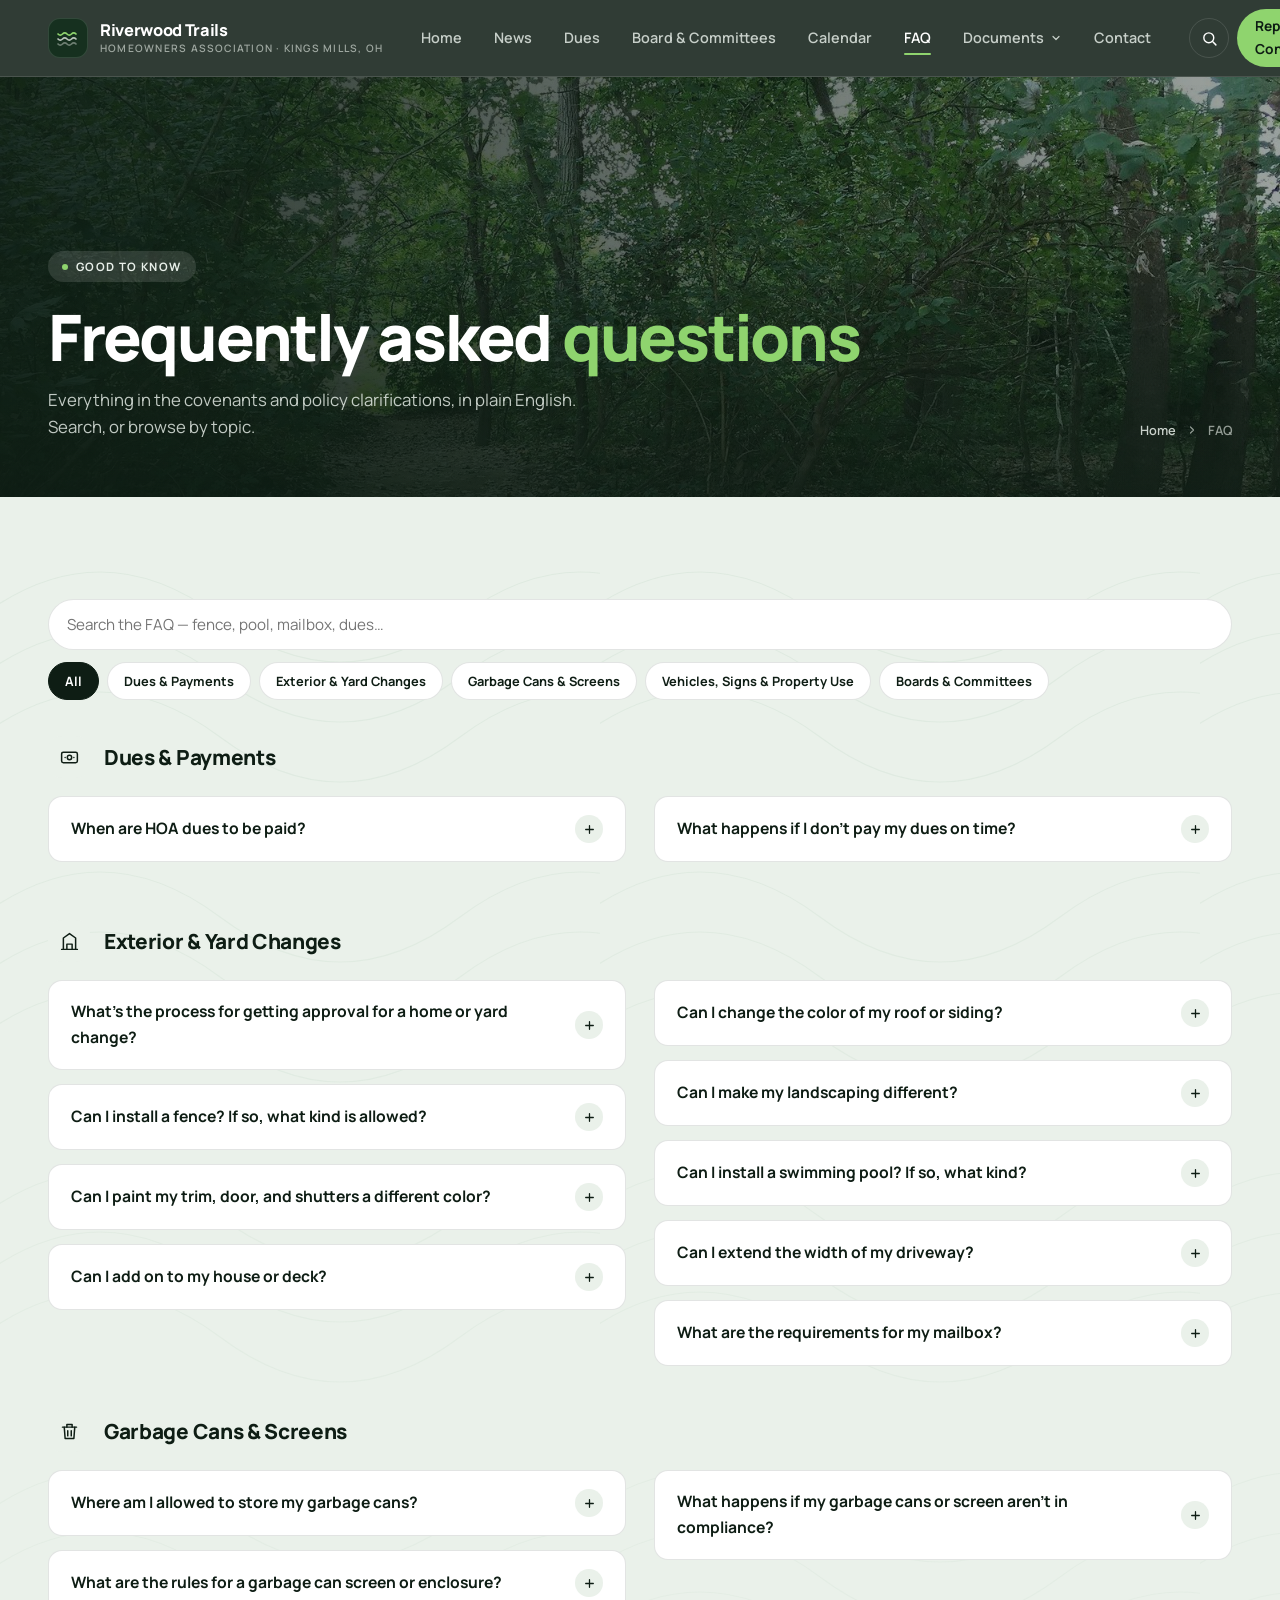
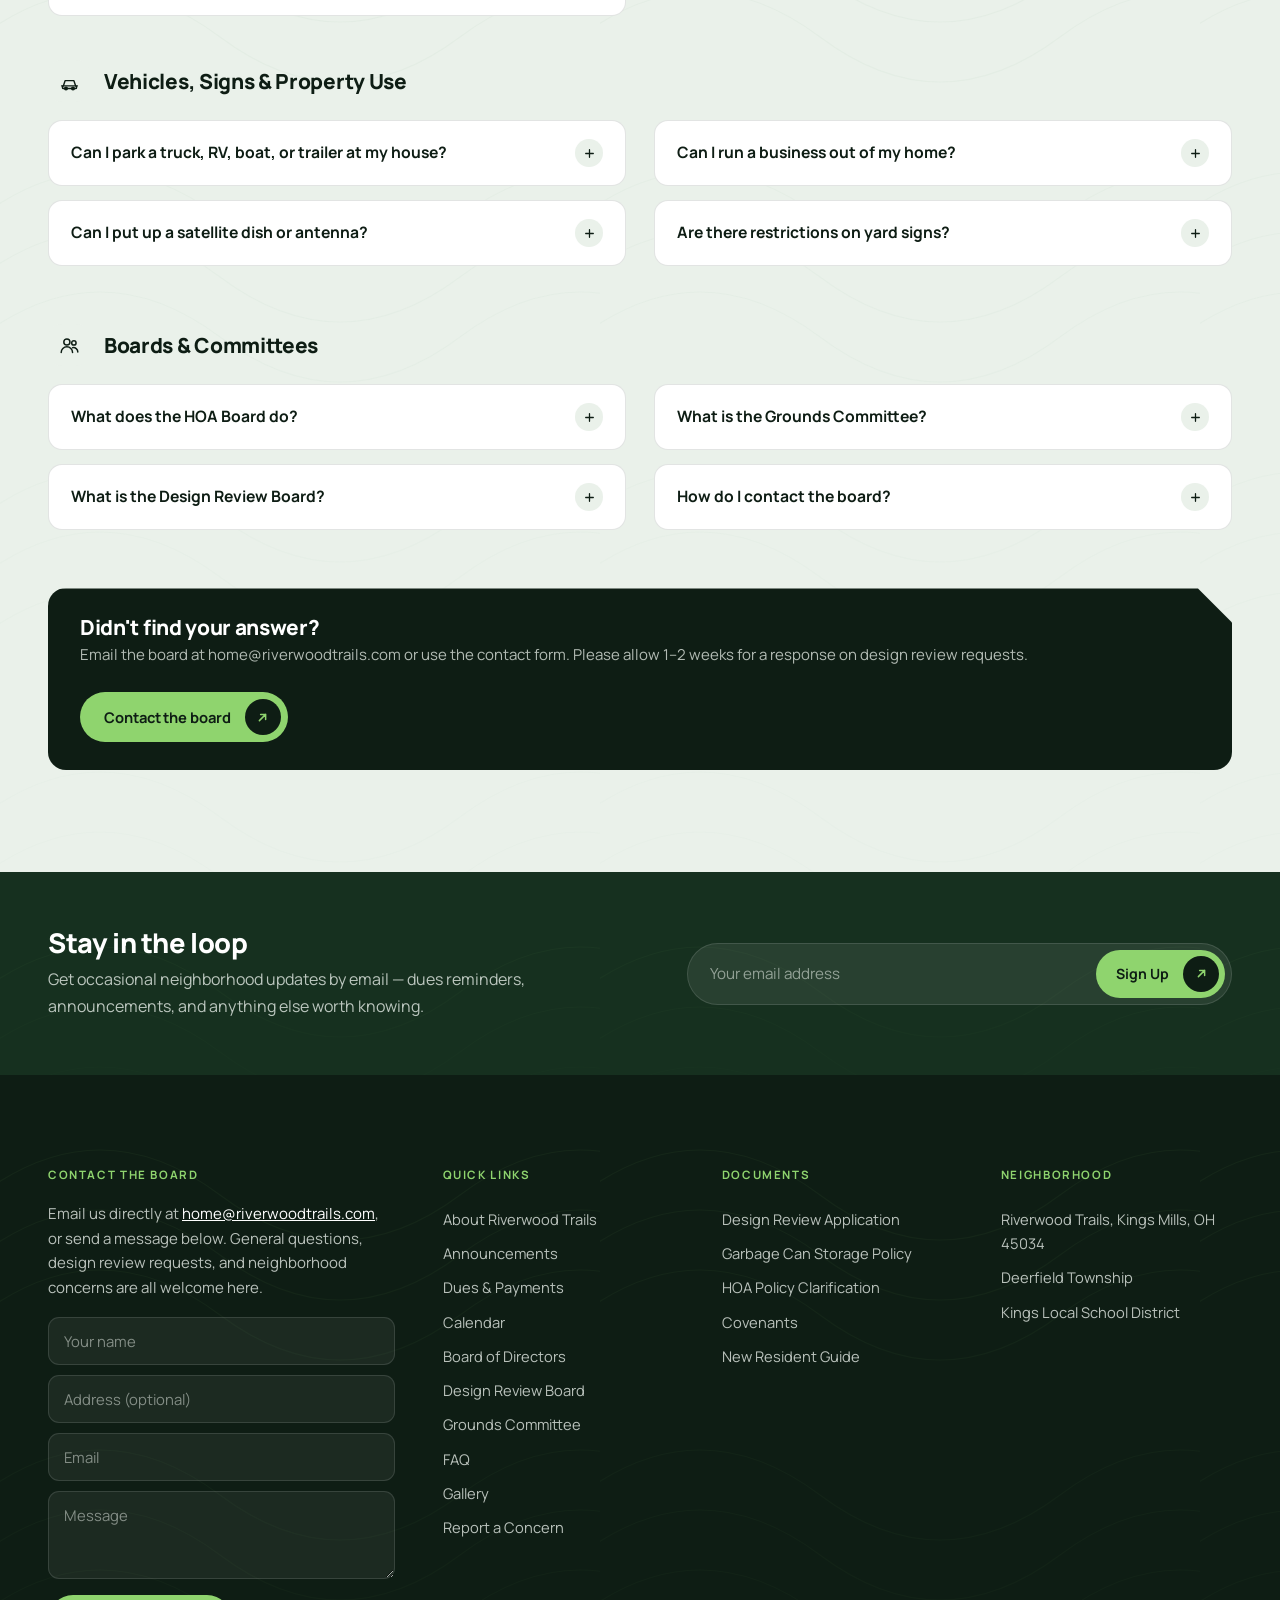
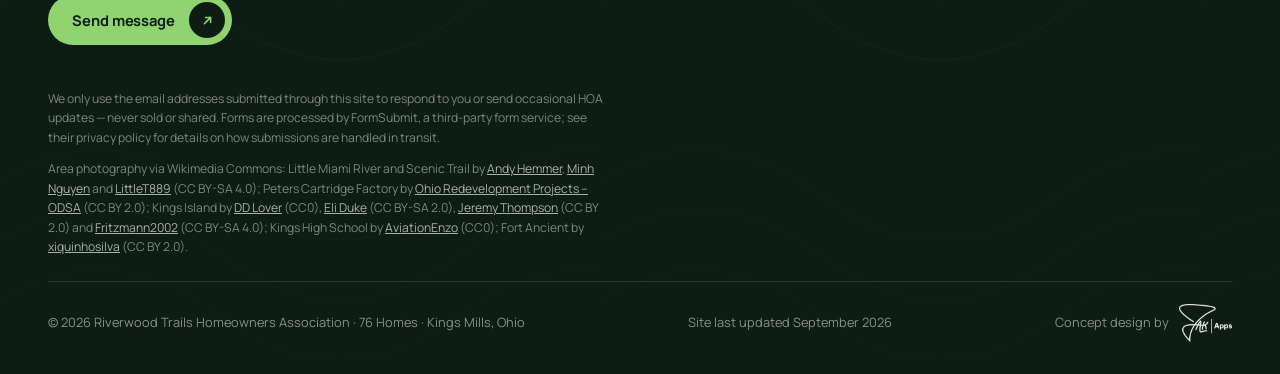
<file: faq.html>
<!DOCTYPE html>
<html lang="en">
<head>
<meta charset="UTF-8">
<meta name="viewport" content="width=device-width, initial-scale=1.0">
<meta name="description" content="Answers to the most common Riverwood Trails HOA questions: dues, fences, paint, pools, mailboxes, garbage cans, parking, signs, and how the board works.">
<meta property="og:title" content="FAQ — Riverwood Trails HOA">
<meta property="og:description" content="Answers to the most common Riverwood Trails HOA questions: dues, fences, paint, pools, mailboxes, garbage cans, parking, signs, and how the board works.">
<meta property="og:type" content="website">
<meta property="og:image" content="images/hero.jpg">
<link rel="icon" type="image/svg+xml" href="data:image/svg+xml,%3Csvg xmlns='http://www.w3.org/2000/svg' viewBox='0 0 64 64'%3E%3Crect width='64' height='64' rx='14' fill='%230e1d14'/%3E%3Cpath d='M10 24c4 4.5 8 4.5 12 0s8-4.5 12 0 8 4.5 12 0 8-4.5 8 0' stroke='%238fd46e' stroke-width='4' fill='none' stroke-linecap='round'/%3E%3Cpath d='M10 35c4 4.5 8 4.5 12 0s8-4.5 12 0 8 4.5 12 0 8-4.5 8 0' stroke='%23f2f6f0' stroke-width='4' fill='none' stroke-linecap='round' opacity='.75'/%3E%3Cpath d='M10 46c4 4.5 8 4.5 12 0s8-4.5 12 0 8 4.5 12 0 8-4.5 8 0' stroke='%23f2f6f0' stroke-width='4' fill='none' stroke-linecap='round' opacity='.4'/%3E%3C/svg%3E">
<title>FAQ — Riverwood Trails HOA</title>
<link rel="preconnect" href="https://fonts.googleapis.com">
<link rel="preconnect" href="https://fonts.gstatic.com" crossorigin>
<link href="https://fonts.googleapis.com/css2?family=Manrope:wght@400;500;600;700;800&display=swap" rel="stylesheet">
<link rel="stylesheet" href="css/site.css">
</head>
<body id="top">
<div class="preloader" aria-hidden="true">
  <div class="mark"><svg viewBox="0 0 24 24" fill="none">
  <path d="M2 8c1.5 1.6 3 1.6 4.5 0s3-1.6 4.5 0 3 1.6 4.5 0 3-1.6 4.5 0" stroke="#8fd46e" stroke-width="1.7" stroke-linecap="round"/>
  <path d="M2 13c1.5 1.6 3 1.6 4.5 0s3-1.6 4.5 0 3 1.6 4.5 0 3-1.6 4.5 0" stroke="#f2f6f0" stroke-width="1.7" stroke-linecap="round" opacity=".75"/>
  <path d="M2 18c1.5 1.6 3 1.6 4.5 0s3-1.6 4.5 0 3 1.6 4.5 0 3-1.6 4.5 0" stroke="#f2f6f0" stroke-width="1.7" stroke-linecap="round" opacity=".4"/>
</svg></div>
  <div class="bar"><i></i></div>
  <small>Riverwood Trails</small>
</div>
<header>
  <div class="wrap">
    <nav>
      <a href="index.html" class="brand">
        <span class="brand-mark" aria-hidden="true"><svg viewBox="0 0 24 24" fill="none">
  <path d="M2 8c1.5 1.6 3 1.6 4.5 0s3-1.6 4.5 0 3 1.6 4.5 0 3-1.6 4.5 0" stroke="#8fd46e" stroke-width="1.7" stroke-linecap="round"/>
  <path d="M2 13c1.5 1.6 3 1.6 4.5 0s3-1.6 4.5 0 3 1.6 4.5 0 3-1.6 4.5 0" stroke="#f2f6f0" stroke-width="1.7" stroke-linecap="round" opacity=".75"/>
  <path d="M2 18c1.5 1.6 3 1.6 4.5 0s3-1.6 4.5 0 3 1.6 4.5 0 3-1.6 4.5 0" stroke="#f2f6f0" stroke-width="1.7" stroke-linecap="round" opacity=".4"/>
</svg></span>
        <span class="brand-name">Riverwood Trails<small>Homeowners Association · Kings Mills, OH</small></span>
      </a>
      <div class="navlinks" id="navLinks">
        <a href="index.html">Home</a>
        <a href="index.html#announcements">News</a>
        <a href="index.html#dues">Dues</a>
        <a href="board.html">Board &amp; Committees</a>
        <a href="calendar.html">Calendar</a>
        <a href="faq.html" class="active">FAQ</a>
        <div class="dd">
          <button type="button" aria-haspopup="true">Documents <svg viewBox="0 0 24 24" fill="none" stroke="currentColor" stroke-width="2.4" stroke-linecap="round" stroke-linejoin="round"><path d="M6 9l6 6 6-6"/></svg></button>
          <div class="dd-menu">
            <a href="https://38b33fdc-2fbb-45bb-8d5b-db62f2eab4e1.filesusr.com/ugd/629c19_28e2f6ca15c94cca86528ea7b258446a.pdf" target="_blank" rel="noopener">Design Review Application <span>PDF</span></a>
            <a href="documents/covenants.pdf" target="_blank" rel="noopener">Covenants <span>PDF</span></a>
            <a href="documents/hoa-policy-clarification.pdf" target="_blank" rel="noopener">HOA Policy Clarification <span>PDF</span></a>
            <a href="documents/garbage-can-storage-policy.pdf" target="_blank" rel="noopener">Garbage Can Policy <span>PDF</span></a>
            <a href="documents/new-resident-welcome.pdf" target="_blank" rel="noopener">New Resident Guide <span>PDF</span></a>
          </div>
        </div>
        <a href="index.html#contact">Contact</a>
        <a href="mailto:home@riverwoodtrails.com?subject=Concern%20or%20Violation%20Report" class="hot">Report a Concern</a>
      </div>
      <div class="nav-right">
        <div class="search-wrap">
          <button class="search-toggle" id="searchToggle" aria-label="Search the site">
            <svg viewBox="0 0 24 24" fill="none"><circle cx="11" cy="11" r="7" stroke="currentColor" stroke-width="2"/><path d="M21 21l-4.3-4.3" stroke="currentColor" stroke-width="2" stroke-linecap="round"/></svg>
          </button>
          <div class="search-panel" id="searchPanel">
            <input type="text" class="search-input" id="searchInput" placeholder="Search dues, fences, garbage cans, pools…" autocomplete="off">
            <div class="search-results" id="searchResults"></div>
          </div>
        </div>
        <a href="mailto:home@riverwoodtrails.com?subject=Concern%20or%20Violation%20Report" class="btn " >Report a Concern <span class="cap"><svg viewBox="0 0 24 24" fill="none" stroke="currentColor" stroke-width="2.4" stroke-linecap="round" stroke-linejoin="round"><path d="M7 17L17 7M9 7h8v8"/></svg></span></a>
        <button class="menu-toggle" id="menuToggle" aria-label="Menu" aria-expanded="false"><span></span><span></span><span></span></button>
      </div>
    </nav>
  </div>
</header>
<section class="page-hero">
  <img src="images/path.jpg" alt="" aria-hidden="true">
  <div class="wrap">
    <div class="up">
      <span class="tag">Good to Know</span>
      <h1>Frequently asked <em>questions</em></h1>
      <p>Everything in the covenants and policy clarifications, in plain English. Search, or browse by topic.</p>
    </div>
    <div class="crumbs"><a href="index.html">Home</a> <svg viewBox="0 0 24 24" fill="none" stroke="currentColor" stroke-width="2.4" stroke-linecap="round" stroke-linejoin="round"><path d="M9 6l6 6-6 6"/></svg> <span>FAQ</span></div>
  </div>
</section>

<div class="band sage topo">
  <section class="wrap">
    <div class="faq-toolbar reveal">
      <input type="search" id="faqSearch" placeholder="Search the FAQ — fence, pool, mailbox, dues…" autocomplete="off">
      <div class="chips"><button class="chip active" data-cat="all">All</button><button class="chip" data-cat="dues">Dues & Payments</button><button class="chip" data-cat="exterior">Exterior & Yard Changes</button><button class="chip" data-cat="garbage">Garbage Cans & Screens</button><button class="chip" data-cat="property">Vehicles, Signs & Property Use</button><button class="chip" data-cat="hoa">Boards & Committees</button></div>
    </div>
    <div class="faq-group reveal" data-cat="dues" id="cat-dues">
      <h3><span class="icon"><svg viewBox="0 0 24 24"><rect x="3" y="6" width="18" height="12" rx="2"/><circle cx="12" cy="12" r="2.5"/><path d="M7 12h.01M17 12h.01"/></svg></span>Dues & Payments</h3>
      <div class="faq-cols"><details id="faq-1">
  <summary>When are HOA dues to be paid?</summary>
  <p>Dues are due upon receipt of the annual invoice, mailed no later than April. They cover the current calendar year (January–December) and may fluctuate slightly year to year based on association expenses and reserve levels. Current annual dues are $350.</p>
</details>
<details id="faq-18">
  <summary>What happens if I don't pay my dues on time?</summary>
  <p>Unpaid assessments accrue a late charge, and the HOA may pursue collection, including placing a lien on the lot, if payment remains outstanding.</p>
      <a class="cite" href="documents/covenants.pdf" target="_blank" rel="noopener">Source: Covenants — Article IX, Assessments →</a>
</details></div>
    </div>
<div class="faq-group reveal" data-cat="exterior" id="cat-exterior">
      <h3><span class="icon"><svg viewBox="0 0 24 24"><path d="M3 21h18"/><path d="M5 21V8l7-5 7 5v13"/><path d="M9 21v-6h6v6"/></svg></span>Exterior & Yard Changes</h3>
      <div class="faq-cols"><details id="faq-9">
  <summary>What's the process for getting approval for a home or yard change?</summary>
  <p>Complete a Design Review Application and submit it to the board — by email or mail — before starting any work. Include the type and nature of the improvement, color, dimensions, estimated cost, location, and a scale drawing showing placement relative to your lot lines and home. The Design Review Board reviews and approves each application.</p>
      <a class="cite" href="https://38b33fdc-2fbb-45bb-8d5b-db62f2eab4e1.filesusr.com/ugd/629c19_28e2f6ca15c94cca86528ea7b258446a.pdf" target="_blank" rel="noopener">Source: Design Review Application →</a>
</details>
<details id="faq-2">
  <summary>Can I install a fence? If so, what kind is allowed?</summary>
  <p>Only wood split-rail fencing is approved by the board. All fencing and other exterior changes must be approved before work is started.</p>
      <a class="cite" href="documents/hoa-policy-clarification.pdf" target="_blank" rel="noopener">Source: HOA Policy Clarification — Fencing →</a>
</details>
<details id="faq-3">
  <summary>Can I paint my trim, door, and shutters a different color?</summary>
  <p>Yes, but the color must be pre-approved, and bold or exotic colors are not accepted.</p>
      <a class="cite" href="documents/hoa-policy-clarification.pdf" target="_blank" rel="noopener">Source: HOA Policy Clarification — Doors and Shutters →</a>
</details>
<details id="faq-4">
  <summary>Can I add on to my house or deck?</summary>
  <p>Yes, but only after the HOA has approved design plans and all permits are obtained from local governments. No decks are allowed to extend past the width of the house, unless it's a staircase coming down from the deck.</p>
      <a class="cite" href="documents/covenants.pdf" target="_blank" rel="noopener">Source: Covenants — Article V, Architectural Standards →</a>
</details>
<details id="faq-5">
  <summary>Can I change the color of my roof or siding?</summary>
  <p>Roof: no. Siding samples, along with trim color samples, must be approved through the HOA, unless it's for a repair where all colors match completely.</p>
      <a class="cite" href="documents/hoa-policy-clarification.pdf" target="_blank" rel="noopener">Source: HOA Policy Clarification — Shingle Color →</a>
</details>
<details id="faq-6">
  <summary>Can I make my landscaping different?</summary>
  <p>Usually yes, but all plans need to be reviewed. Bold or exotic landscape designs aren't approved — they must blend well with what's typical in the neighborhood.</p>
      <a class="cite" href="documents/covenants.pdf" target="_blank" rel="noopener">Source: Covenants — Article V, Architectural Standards →</a>
</details>
<details id="faq-7">
  <summary>Can I install a swimming pool? If so, what kind?</summary>
  <p>In-ground pools are allowed once the HOA approves your design plans and all local permits are issued. Above-ground pools that extend 12 inches or more above grade are not permitted. Hot tubs, saunas, and temporary, seasonal children's pools under 12 inches are fine — just remove seasonal kids' pools by Labor Day each year.</p>
      <a class="cite" href="documents/hoa-policy-clarification.pdf" target="_blank" rel="noopener">Source: HOA Policy Clarification — Swimming Pools →</a>
</details>
<details id="faq-8">
  <summary>Can I extend the width of my driveway?</summary>
  <p>Yes, but it must be identical to the construction of your current driveway, with all local codes and permits in order before work proceeds.</p>
      <a class="cite" href="documents/covenants.pdf" target="_blank" rel="noopener">Source: Covenants — Article V, Modifications →</a>
</details>
<details id="faq-10">
  <summary>What are the requirements for my mailbox?</summary>
  <p>If your mailbox needs repair or replacement, it must be white, made of plastic or metal, and free from rust. It must be securely fastened to a weather-treated wooden post painted Sherwin Williams "Loggia" (color code SW7506) to match the neighborhood's original design.</p>
      <a class="cite" href="documents/hoa-policy-clarification.pdf" target="_blank" rel="noopener">Source: HOA Policy Clarification — Mailbox →</a>
</details></div>
    </div>
<div class="faq-group reveal" data-cat="garbage" id="cat-garbage">
      <h3><span class="icon"><svg viewBox="0 0 24 24"><path d="M4 7h16"/><path d="M6 7l1 13h10l1-13"/><path d="M9 7V4h6v3"/><path d="M10 11v6M14 11v6"/></svg></span>Garbage Cans & Screens</h3>
      <div class="faq-cols"><details id="faq-11">
  <summary>Where am I allowed to store my garbage cans?</summary>
  <p>Garbage cans must be concealed from public view using one of three options: inside your garage, up against the back of your house, or up against the side of your house with one approved screen or enclosure. Garbage cans are not allowed in the driveway or front of the house, except within 24 hours before or after your scheduled trash pickup. Any screen or enclosure needs Design Review Board approval before you install it.</p>
      <a class="cite" href="documents/garbage-can-storage-policy.pdf" target="_blank" rel="noopener">Source: Garbage Can Storage Policy →</a>
</details>
<details id="faq-12">
  <summary>What are the rules for a garbage can screen or enclosure?</summary>
  <p>Screens must be the same color as your house or trim, black, or white, and built from wood, composite, or PVC. Height can't exceed 50 inches and can't extend more than 50 inches from your house, with a length no more than 12 inches past your last can (up to 4 cans). Boards or slats can't have large gaps, the screen can't be used for anything other than can storage, and it must be approved by the Design Review Board before installation.</p>
      <a class="cite" href="documents/garbage-can-storage-policy.pdf" target="_blank" rel="noopener">Source: Garbage Can Storage Policy — Screen/Enclosure Regulations →</a>
</details>
<details id="faq-13">
  <summary>What happens if my garbage cans or screen aren't in compliance?</summary>
  <p>The HOA will send a notification if your garbage placement or screen upkeep is out of compliance. A fine of $25 per month applies until it's corrected, up to a maximum of $200 per year.</p>
      <a class="cite" href="documents/garbage-can-storage-policy.pdf" target="_blank" rel="noopener">Source: Garbage Can Storage Policy — Violations →</a>
</details></div>
    </div>
<div class="faq-group reveal" data-cat="property" id="cat-property">
      <h3><span class="icon"><svg viewBox="0 0 24 24"><path d="M3 17h2l2-6h10l2 6h2"/><rect x="4" y="17" width="16" height="3" rx="1"/><circle cx="8" cy="20" r="1.5"/><circle cx="16" cy="20" r="1.5"/></svg></span>Vehicles, Signs & Property Use</h3>
      <div class="faq-cols"><details id="faq-14">
  <summary>Can I park a truck, RV, boat, or trailer at my house?</summary>
  <p>A light pickup truck used as your personal vehicle is fine. But commercial vehicles, larger trucks, boats, trailers, campers, and mobile homes can't be parked or stored on the street or on any lot — unless fully enclosed and shielded from view — for more than 48 hours within any 30-day period. Any structure built to enclose or shield a vehicle needs Design Review Board approval before it goes up.</p>
      <a class="cite" href="documents/covenants.pdf" target="_blank" rel="noopener">Source: Covenants — Article IV, Vehicles →</a>
</details>
<details id="faq-15">
  <summary>Can I put up a satellite dish or antenna?</summary>
  <p>Exterior antennas and satellite dishes generally aren't allowed, except satellite dishes under 24 inches in diameter, which are permitted if positioned to minimize visibility from the street.</p>
      <a class="cite" href="documents/covenants.pdf" target="_blank" rel="noopener">Source: Covenants — Article IV, Antennae →</a>
</details>
<details id="faq-16">
  <summary>Can I run a business out of my home?</summary>
  <p>No business, trade, occupation, or profession may be conducted or established on your property without prior written approval from the board.</p>
      <a class="cite" href="documents/covenants.pdf" target="_blank" rel="noopener">Source: Covenants — Article IV, Business →</a>
</details>
<details id="faq-17">
  <summary>Are there restrictions on yard signs?</summary>
  <p>Signs generally aren't permitted, with a few exceptions: official street/identification signs, and one temporary real estate sign no larger than six square feet advertising a home for sale.</p>
      <a class="cite" href="documents/hoa-policy-clarification.pdf" target="_blank" rel="noopener">Source: HOA Policy Clarification — Signs →</a>
</details></div>
    </div>
<div class="faq-group reveal" data-cat="hoa" id="cat-hoa">
      <h3><span class="icon"><svg viewBox="0 0 24 24"><circle cx="9" cy="8" r="3.5"/><path d="M2.5 20a6.5 6.5 0 0 1 13 0"/><circle cx="17" cy="9" r="2.5"/><path d="M15.5 14.5a5 5 0 0 1 6 5"/></svg></span>Boards & Committees</h3>
      <div class="faq-cols"><details id="faq-19">
  <summary>What does the HOA Board do?</summary>
  <p>The <a href="board.html#board" style="text-decoration:underline;">Board of Directors</a> is elected by homeowners to two-year terms to make sure Riverwood Trails' covenants are followed, dues are collected, bills are paid, and the HOA keeps proper funds in reserve. It's a volunteer position.</p>
</details>
<details id="faq-20">
  <summary>What is the Design Review Board?</summary>
  <p>The <a href="board.html#design-review-board" style="text-decoration:underline;">Design Review Board</a> is a separate, two-member board appointed by the Board of Directors that reviews and approves every application for exterior or grounds changes, keeping architectural standards consistent across the neighborhood. It's also a volunteer position.</p>
</details>
<details id="faq-21">
  <summary>What is the Grounds Committee?</summary>
  <p>The <a href="board.html#grounds-committee" style="text-decoration:underline;">Grounds Committee</a> sources quotes for landscaping, lawn care, and general ground upkeep, and coordinates volunteers for grounds projects. Unlike the Board and Design Review Board, it's open to any resident — no election required.</p>
</details>
<details id="faq-22">
  <summary>How do I contact the board?</summary>
  <p>Use the <a href="index.html#contact" style="text-decoration:underline;">contact form</a> at the bottom of this page, or email the board directly at <a href="mailto:home@riverwoodtrails.com" style="text-decoration:underline;">home@riverwoodtrails.com</a>. Please allow 1–2 weeks for a response on design review requests.</p>
      <a class="cite" href="documents/garbage-can-storage-policy.pdf" target="_blank" rel="noopener">Source: Garbage Can Storage Policy — Resolution Letter →</a>
</details></div>
    </div>

    <p class="faq-empty" id="faqEmpty">No matches — try a different word, or <a href="index.html#contact" style="color:var(--leaf-deep); font-weight:700;">ask the board</a>.</p>
    <div class="faq-cta reveal">
      <div>
        <h3>Didn't find your answer?</h3>
        <p>Email the board at home@riverwoodtrails.com or use the contact form. Please allow 1–2 weeks for a response on design review requests.</p>
      </div>
      <a href="index.html#contact" class="btn " >Contact the board <span class="cap"><svg viewBox="0 0 24 24" fill="none" stroke="currentColor" stroke-width="2.4" stroke-linecap="round" stroke-linejoin="round"><path d="M7 17L17 7M9 7h8v8"/></svg></span></a>
    </div>
  </section>
</div>
<div class="newsletter topo dark">
  <div class="wrap">
    <div class="reveal">
      <h3>Stay in the loop</h3>
      <p>Get occasional neighborhood updates by email — dues reminders, announcements, and anything else worth knowing.</p>
    </div>
    <form action="https://formsubmit.co/home@riverwoodtrails.com" method="POST" class="reveal">
      <input type="hidden" name="_subject" value="Newsletter signup — Riverwood Trails website">
      <input type="hidden" name="_captcha" value="false">
      <input type="email" name="Email" placeholder="Your email address" required>
      <button type="submit" class="btn">Sign Up <span class="cap"><svg viewBox="0 0 24 24" fill="none" stroke="currentColor" stroke-width="2.4" stroke-linecap="round" stroke-linejoin="round"><path d="M7 17L17 7M9 7h8v8"/></svg></span></button>
    </form>
  </div>
</div>
<footer id="contact" class="topo dark">
  <div class="wrap">
    <div class="footer-grid">
      <div>
        <h5>Contact the Board</h5>
        <p style="font-size:.94rem; max-width:52ch;">Email us directly at <a href="mailto:home@riverwoodtrails.com" style="color:#fff;">home@riverwoodtrails.com</a>, or send a message below. General questions, design review requests, and neighborhood concerns are all welcome here.</p>
        <form class="contact-form" action="https://formsubmit.co/home@riverwoodtrails.com" method="POST">
          <input type="hidden" name="_subject" value="New message from Riverwood Trails website">
          <input type="hidden" name="_captcha" value="false">
          <input type="hidden" name="_template" value="table">
          <input type="text" name="Name" placeholder="Your name" required>
          <input type="text" name="Address" placeholder="Address (optional)">
          <input type="email" name="Email" placeholder="Email" required>
          <textarea rows="3" name="Message" placeholder="Message" required></textarea>
          <button type="submit" class="btn">Send message <span class="cap"><svg viewBox="0 0 24 24" fill="none" stroke="currentColor" stroke-width="2.4" stroke-linecap="round" stroke-linejoin="round"><path d="M7 17L17 7M9 7h8v8"/></svg></span></button>
        </form>
      </div>
      <div class="col">
        <h5>Quick Links</h5>
        <a href="index.html#about">About Riverwood Trails</a>
        <a href="index.html#announcements">Announcements</a>
        <a href="index.html#dues">Dues &amp; Payments</a>
        <a href="calendar.html">Calendar</a>
        <a href="board.html">Board of Directors</a>
        <a href="board.html#design-review-board">Design Review Board</a>
        <a href="board.html#grounds-committee">Grounds Committee</a>
        <a href="faq.html">FAQ</a>
        <a href="index.html#gallery">Gallery</a>
        <a href="mailto:home@riverwoodtrails.com?subject=Concern%20or%20Violation%20Report">Report a Concern</a>
      </div>
      <div class="col">
        <h5>Documents</h5>
        <a href="https://38b33fdc-2fbb-45bb-8d5b-db62f2eab4e1.filesusr.com/ugd/629c19_28e2f6ca15c94cca86528ea7b258446a.pdf" target="_blank" rel="noopener">Design Review Application</a>
        <a href="documents/garbage-can-storage-policy.pdf" target="_blank" rel="noopener">Garbage Can Storage Policy</a>
        <a href="documents/hoa-policy-clarification.pdf" target="_blank" rel="noopener">HOA Policy Clarification</a>
        <a href="documents/covenants.pdf" target="_blank" rel="noopener">Covenants</a>
        <a href="documents/new-resident-welcome.pdf" target="_blank" rel="noopener">New Resident Guide</a>
      </div>
      <div class="col">
        <h5>Neighborhood</h5>
        <a href="https://www.google.com/maps/search/?api=1&query=Kings+Mills+OH+45034" target="_blank" rel="noopener">Riverwood Trails, Kings Mills, OH 45034</a>
        <a href="https://en.wikipedia.org/wiki/Deerfield_Township,_Warren_County,_Ohio" target="_blank" rel="noopener">Deerfield Township</a>
        <a href="https://www.kingslocal.net/" target="_blank" rel="noopener">Kings Local School District</a>
      </div>
    </div>
    <p class="fine">We only use the email addresses submitted through this site to respond to you or send occasional HOA updates — never sold or shared. Forms are processed by FormSubmit, a third-party form service; see their privacy policy for details on how submissions are handled in transit.</p>
    <p class="fine" style="margin-top:12px;">Area photography via Wikimedia Commons: Little Miami River and Scenic Trail by <a href="https://commons.wikimedia.org/wiki/File:Little_miami_river_loveland_OH_foto_by_andy_hemmer_cincinnati.jpg" target="_blank" rel="noopener">Andy Hemmer</a>, <a href="https://commons.wikimedia.org/wiki/File:Leaving_Loveland,_Ohio,_on_Little_Miami_Scenic_Trail.jpg" target="_blank" rel="noopener">Minh Nguyen</a> and <a href="https://commons.wikimedia.org/wiki/File:Little_Miami_Scenic_Trail,_crossing_Little_Miami_near_Xenia,_OH.jpg" target="_blank" rel="noopener">LittleT889</a> (CC BY-SA 4.0); Peters Cartridge Factory by <a href="https://commons.wikimedia.org/wiki/File:Hamilton_Township_-_Peters_Cartridge_Factory_(OHPTC).jpg" target="_blank" rel="noopener">Ohio Redevelopment Projects – ODSA</a> (CC BY 2.0); Kings Island by <a href="https://commons.wikimedia.org/wiki/File:Orion_(Kings_Island)_5.jpg" target="_blank" rel="noopener">DD Lover</a> (CC0), <a href="https://commons.wikimedia.org/wiki/File:Kings_Island_Eiffel_Tower_at_night.jpg" target="_blank" rel="noopener">Eli Duke</a> (CC BY-SA 2.0), <a href="https://commons.wikimedia.org/wiki/File:Orion_(Kings_Island)_1.jpg" target="_blank" rel="noopener">Jeremy Thompson</a> (CC BY 2.0) and <a href="https://commons.wikimedia.org/wiki/File:Kings_Island_Eiffel_Tower_and_Carousel_(2019).jpg" target="_blank" rel="noopener">Fritzmann2002</a> (CC BY-SA 4.0); Kings High School by <a href="https://commons.wikimedia.org/wiki/File:Kings_High_School_(Kings_Mills,_Ohio).jpg" target="_blank" rel="noopener">AviationEnzo</a> (CC0); Fort Ancient by <a href="https://commons.wikimedia.org/wiki/File:Fort_Ancient_Earthworks.jpg" target="_blank" rel="noopener">xiquinhosilva</a> (CC BY 2.0).</p>
    <div class="foot-bottom">
      <span>© 2026 Riverwood Trails Homeowners Association · 76 Homes · Kings Mills, Ohio</span>
      <span>Site last updated September 2026</span>
      <span class="jak-credit">Concept design by <a href="https://www.jakapps.com" target="_blank" rel="noopener"><img src="images/jak-logo.png" alt="JAK Apps"></a></span>
    </div>
  </div>
</footer>

<div class="fab" aria-label="Quick actions">
  <a href="#top" aria-label="Back to top"><svg viewBox="0 0 24 24" fill="none" stroke="currentColor" stroke-width="2.4" stroke-linecap="round" stroke-linejoin="round"><path d="M12 19V5M5 12l7-7 7 7"/></svg></a>
  <a href="mailto:home@riverwoodtrails.com" aria-label="Email the board"><svg viewBox="0 0 24 24" fill="none" stroke="currentColor" stroke-width="2" stroke-linecap="round" stroke-linejoin="round"><rect x="3" y="5" width="18" height="14" rx="2"/><path d="M3 7l9 6 9-6"/></svg></a>
</div>
<script src="js/site.js"></script>
</body>
</html>
</file>
<file: css/site.css>
/* Riverwood Trails HOA — site styles */
:root{
  --forest-deep:#0e1d14;
  --forest:#16301f;
  --moss:#22492f;
  --leaf:#8fd46e;
  --leaf-deep:#2f7a44;
  --sage:#eaf1ea;
  --sage-2:#dfe9df;
  --paper:#ffffff;
  --cream:#f5f8f4;
  --ink:#12201a;
  --muted:#5f6f65;
  --line:rgba(18,32,26,.12);
  --line-dark:rgba(255,255,255,.12);
  --amber:#e0a93a;
  --river:#3f8f5a;
  --clay:#e0a93a;
  --radius:18px;
  --chamfer:34px;
  --ease:cubic-bezier(.2,.7,.2,1);
}
html{scroll-behavior:smooth; scroll-padding-top:96px;}
*{box-sizing:border-box; margin:0; padding:0;}
body{background:var(--paper); color:var(--ink); font-family:'Manrope',-apple-system,BlinkMacSystemFont,"Segoe UI",Roboto,sans-serif; line-height:1.65; -webkit-font-smoothing:antialiased; overflow-x:hidden;}
h1,h2,h3,h4{font-weight:800; letter-spacing:-.025em; line-height:1.1; color:var(--forest-deep);}
h2{font-size:clamp(1.9rem,3.4vw,2.9rem);}
h2 em, h1 em{font-style:normal; color:var(--leaf-deep);}
.dark h2 em, .dark h1 em{color:var(--leaf);}
h3{font-size:1.25rem; letter-spacing:-.015em;}
p{color:#3f4d45;}
a{color:inherit;}
img{max-width:100%; display:block;}
.wrap{max-width:1480px; margin:0 auto; padding:0 clamp(20px,4vw,48px);}
.band{padding:clamp(72px,8vw,112px) 0; position:relative;}
.band.sage{background:var(--sage);}
.band.dark{background:var(--forest-deep); color:#e9f0ea;}
.band.dark p{color:rgba(233,240,234,.78);}
.band.dark h2, .band.dark h3, .band.dark h4{color:#fff;}
.band > .wrap{position:relative; z-index:1;}

/* topographic flair on tinted sections */
.topo::before{content:""; position:absolute; inset:0; pointer-events:none; opacity:.55;
  background-image:url("data:image/svg+xml,%3Csvg xmlns='http://www.w3.org/2000/svg' width='600' height='600' viewBox='0 0 600 600'%3E%3Cg fill='none' stroke='%232f7a44' stroke-opacity='.13' stroke-width='1.2'%3E%3Cpath d='M-20 120c80-60 160-60 240 0s160 60 240 0 160-60 240 0'/%3E%3Cpath d='M-20 180c80-60 160-60 240 0s160 60 240 0 160-60 240 0'/%3E%3Cpath d='M-20 240c80-60 160-60 240 0s160 60 240 0 160-60 240 0'/%3E%3Cpath d='M-20 420c80-60 160-60 240 0s160 60 240 0 160-60 240 0'/%3E%3Cpath d='M-20 480c80-60 160-60 240 0s160 60 240 0 160-60 240 0'/%3E%3Cpath d='M-20 540c80-60 160-60 240 0s160 60 240 0 160-60 240 0'/%3E%3C/g%3E%3C/svg%3E");
  background-size:600px 600px; mask-image:linear-gradient(180deg, rgba(0,0,0,.9), rgba(0,0,0,.2)); -webkit-mask-image:linear-gradient(180deg, rgba(0,0,0,.9), rgba(0,0,0,.2));}
.topo.dark::before{opacity:.35; background-image:url("data:image/svg+xml,%3Csvg xmlns='http://www.w3.org/2000/svg' width='600' height='600' viewBox='0 0 600 600'%3E%3Cg fill='none' stroke='%238fd46e' stroke-opacity='.18' stroke-width='1.2'%3E%3Cpath d='M-20 120c80-60 160-60 240 0s160 60 240 0 160-60 240 0'/%3E%3Cpath d='M-20 180c80-60 160-60 240 0s160 60 240 0 160-60 240 0'/%3E%3Cpath d='M-20 240c80-60 160-60 240 0s160 60 240 0 160-60 240 0'/%3E%3Cpath d='M-20 420c80-60 160-60 240 0s160 60 240 0 160-60 240 0'/%3E%3Cpath d='M-20 480c80-60 160-60 240 0s160 60 240 0 160-60 240 0'/%3E%3Cpath d='M-20 540c80-60 160-60 240 0s160 60 240 0 160-60 240 0'/%3E%3C/g%3E%3C/svg%3E");}

/* tag / eyebrow */
.tag, .eyebrow{display:inline-flex; align-items:center; gap:8px; background:rgba(18,32,26,.08); color:var(--forest); border-radius:999px; padding:6px 14px; font-size:.72rem; font-weight:700; letter-spacing:.12em; text-transform:uppercase; margin-bottom:22px;}
.tag::before, .eyebrow::before{content:""; width:6px; height:6px; border-radius:50%; background:var(--leaf-deep); animation:pulse 2.4s ease-in-out infinite;}
@keyframes pulse{0%,100%{transform:scale(1); opacity:1;} 50%{transform:scale(1.6); opacity:.5;}}
.dark .tag, .dark .eyebrow{background:rgba(255,255,255,.1); color:#dfe9df;}
.dark .tag::before, .dark .eyebrow::before{background:var(--leaf);}

.section-head{max-width:720px; margin-bottom:48px;}
.section-head p{margin-top:16px; font-size:1.06rem;}
.head-row{display:flex; align-items:flex-end; justify-content:space-between; gap:32px; flex-wrap:wrap; margin-bottom:48px;}
.head-row .section-head{margin-bottom:0;}
.head-row .aside{max-width:360px; color:var(--muted); font-size:.95rem; padding-bottom:6px;}
.head-row .btn-text{padding-bottom:8px;}

/* buttons */
.btn{display:inline-flex; align-items:center; gap:14px; padding:7px 7px 7px 24px; border-radius:999px; background:var(--leaf); color:var(--forest-deep); font-weight:700; font-size:.92rem; text-decoration:none; border:0; cursor:pointer; font-family:inherit; letter-spacing:-.005em; position:relative; overflow:hidden; transition:transform .25s var(--ease), box-shadow .25s ease;}
.btn::before{content:""; position:absolute; inset:0; background:rgba(255,255,255,.25); transform:translateX(-101%); transition:transform .45s var(--ease);}
.btn:hover::before{transform:translateX(0);}
.btn > *{position:relative;}
.btn .cap{width:36px; height:36px; border-radius:50%; background:var(--forest-deep); color:var(--leaf); display:inline-flex; align-items:center; justify-content:center; flex-shrink:0; transition:transform .3s var(--ease);}
.btn .cap svg{width:15px; height:15px;}
.btn:hover{transform:translateY(-2px); box-shadow:0 16px 32px -14px rgba(14,29,20,.55);}
.btn:hover .cap{transform:rotate(-45deg);}
.btn-dark{background:var(--forest-deep); color:#fff;}
.btn-dark::before{background:rgba(255,255,255,.08);}
.btn-dark .cap{background:var(--leaf); color:var(--forest-deep);}
.btn-white{background:#fff; color:var(--forest-deep); border:1px solid var(--line);}
.btn-white .cap{background:var(--forest-deep); color:var(--leaf);}
.btn-clay{background:var(--leaf); color:var(--forest-deep);}
.btn-text{display:inline-flex; align-items:center; gap:10px; font-weight:700; font-size:.92rem; color:inherit; text-decoration:none; padding:10px 4px;}
.btn-text svg{width:14px; height:14px; transition:transform .25s var(--ease);}
.btn-text:hover svg{transform:translate(3px,-3px);}
.btn-row{display:flex; align-items:center; gap:18px; flex-wrap:wrap; margin-top:32px;}

/* chamfered card */
.card{background:#fff; border:1px solid var(--line); border-radius:var(--radius); padding:34px 32px; position:relative; clip-path:polygon(0 0, calc(100% - var(--chamfer)) 0, 100% var(--chamfer), 100% 100%, 0 100%); transition:transform .35s var(--ease), box-shadow .35s ease;}
.card::after{content:""; position:absolute; top:0; right:0; width:var(--chamfer); height:var(--chamfer); background:linear-gradient(225deg, var(--leaf) 50%, transparent 50%); opacity:0; transition:opacity .3s;}
.card:hover{transform:translateY(-6px); box-shadow:0 30px 50px -30px rgba(14,29,20,.35);}
.card:hover::after{opacity:1;}
.card.sage{background:var(--sage); border-color:transparent;}
.card.dark{background:var(--forest); border-color:transparent; color:#e9f0ea;}
.card.dark p{color:rgba(233,240,234,.78);}
.card.dark h3, .card.dark h4{color:#fff;}
.card h3{margin-bottom:12px;}
.card p{font-size:.96rem;}
.card .num{position:absolute; top:22px; right:52px; font-size:3.2rem; font-weight:800; letter-spacing:-.05em; color:var(--sage-2); line-height:1; pointer-events:none;}
.card.dark .num{color:rgba(255,255,255,.08);}
.checks{list-style:none; margin-top:18px; display:flex; flex-direction:column; gap:10px;}
.checks li{display:flex; gap:12px; align-items:flex-start; font-size:.94rem; color:#2c3a32;}
.checks li a{text-decoration:none; font-weight:600; color:var(--forest-deep); border-bottom:1px solid var(--line); transition:border-color .15s;}
.checks li a:hover{border-color:var(--leaf-deep);}
.checks li::before{content:""; flex:none; width:18px; height:18px; margin-top:3px; border-radius:50%; background:var(--leaf-deep) url("data:image/svg+xml,%3Csvg xmlns='http://www.w3.org/2000/svg' viewBox='0 0 24 24' fill='none' stroke='white' stroke-width='3.2' stroke-linecap='round' stroke-linejoin='round'%3E%3Cpath d='M5 12.5l4.5 4.5L19 7.5'/%3E%3C/svg%3E") center/11px no-repeat;}
.card.dark .checks li{color:rgba(233,240,234,.85);}
.card.dark .checks li a{color:#fff; border-color:var(--line-dark);}
.card.dark .checks li::before{background-color:var(--leaf); background-image:url("data:image/svg+xml,%3Csvg xmlns='http://www.w3.org/2000/svg' viewBox='0 0 24 24' fill='none' stroke='%230e1d14' stroke-width='3.2' stroke-linecap='round' stroke-linejoin='round'%3E%3Cpath d='M5 12.5l4.5 4.5L19 7.5'/%3E%3C/svg%3E");}

.icon{width:52px; height:52px; border-radius:14px; background:var(--sage); color:var(--forest-deep); display:inline-flex; align-items:center; justify-content:center; margin-bottom:20px; transition:background .3s, color .3s, transform .3s var(--ease);}
.icon svg{width:26px; height:26px; stroke:currentColor; fill:none; stroke-width:1.7; stroke-linecap:round; stroke-linejoin:round;}
.card:hover .icon{background:var(--forest-deep); color:var(--leaf); transform:rotate(-6deg);}

.grid3{display:grid; grid-template-columns:repeat(3,1fr); gap:24px;}
.grid2{display:grid; grid-template-columns:1fr 1fr; gap:24px;}

/* PRELOADER */
.preloader{position:fixed; inset:0; z-index:200; background:var(--forest-deep); display:flex; flex-direction:column; align-items:center; justify-content:center; gap:22px; transition:opacity .5s ease, visibility .5s;}
.preloader.done{opacity:0; visibility:hidden;}
.preloader .mark{width:72px; height:72px; border-radius:20px; background:var(--forest); border:1px solid var(--line-dark); display:flex; align-items:center; justify-content:center;}
.preloader .mark svg{width:40px; height:40px;}
.preloader .mark path{stroke-dasharray:60; stroke-dashoffset:60; animation:wave 1.4s var(--ease) forwards;}
.preloader .mark path:nth-child(2){animation-delay:.15s;}
.preloader .mark path:nth-child(3){animation-delay:.3s;}
@keyframes wave{to{stroke-dashoffset:0;}}
.preloader .bar{width:160px; height:2px; background:rgba(255,255,255,.12); border-radius:2px; overflow:hidden;}
.preloader .bar i{display:block; height:100%; width:0; background:var(--leaf); animation:load 1.1s var(--ease) forwards;}
@keyframes load{to{width:100%;}}
.preloader small{font-size:.7rem; letter-spacing:.2em; text-transform:uppercase; color:rgba(233,240,234,.55);}

/* HEADER */
header{position:sticky; top:0; z-index:60; background:rgba(14,29,20,.86); backdrop-filter:blur(14px); -webkit-backdrop-filter:blur(14px); border-bottom:1px solid var(--line-dark); color:#fff; transition:background .3s;}
header.scrolled{background:rgba(14,29,20,.96);}
nav{display:flex; align-items:center; justify-content:space-between; gap:24px; height:76px; transition:height .3s;}
header.scrolled nav{height:66px;}
.brand{display:flex; align-items:center; gap:12px; text-decoration:none; color:#fff;}
.brand-mark{width:40px; height:40px; border-radius:12px; background:var(--forest); border:1px solid var(--line-dark); display:flex; align-items:center; justify-content:center; flex-shrink:0;}
.brand-mark svg{width:24px; height:24px;}
.brand-name{font-weight:800; font-size:1.02rem; letter-spacing:-.02em; line-height:1.1;}
.brand-name small{display:block; white-space:nowrap; font-weight:600; font-size:.64rem; letter-spacing:.12em; text-transform:uppercase; color:rgba(233,240,234,.6); margin-top:3px;}
.navlinks{display:flex; align-items:center; gap:4px; font-size:.9rem; font-weight:600;}
.navlinks > a, .navlinks .dd > button{white-space:nowrap; text-decoration:none; color:rgba(233,240,234,.82); padding:10px 14px; border-radius:999px; transition:color .15s, background .15s; background:none; border:0; font:inherit; cursor:pointer; display:inline-flex; align-items:center; gap:6px; position:relative;}
.navlinks > a:hover, .navlinks .dd > button:hover, .navlinks .dd:focus-within > button{color:#fff; background:rgba(255,255,255,.08);}
.navlinks > a.active{color:#fff;}
.navlinks > a.active::after{content:""; position:absolute; left:14px; right:14px; bottom:5px; height:2px; background:var(--leaf); border-radius:2px;}
.navlinks a.hot{color:var(--leaf); display:none;}
.dd{position:relative;}
.dd > button svg{width:12px; height:12px; transition:transform .2s;}
.dd:hover > button svg, .dd:focus-within > button svg{transform:rotate(180deg);}
.dd-menu{position:absolute; top:calc(100% + 10px); left:0; min-width:260px; background:#fff; color:var(--ink); border-radius:14px; border:1px solid var(--line); box-shadow:0 24px 50px -20px rgba(14,29,20,.45); padding:8px; opacity:0; visibility:hidden; transform:translateY(-6px); transition:opacity .18s, transform .18s, visibility .18s; z-index:70;}
.dd:hover .dd-menu, .dd:focus-within .dd-menu{opacity:1; visibility:visible; transform:none;}
.dd-menu a{display:flex; align-items:center; justify-content:space-between; gap:12px; padding:10px 12px; border-radius:9px; text-decoration:none; font-size:.88rem; font-weight:600; color:var(--forest-deep);}
.dd-menu a:hover{background:var(--sage);}
.dd-menu a span{font-size:.68rem; font-weight:700; letter-spacing:.08em; text-transform:uppercase; color:var(--muted);}
.nav-right{display:flex; align-items:center; gap:8px;}
.nav-right .btn{padding:6px 6px 6px 18px; font-size:.86rem;}
.nav-right .btn .cap{width:32px; height:32px;}
.nav-right .btn .cap svg{width:14px; height:14px;}

/* SEARCH */
.search-wrap{position:relative; display:flex; align-items:center;}
.search-toggle{background:none; border:1px solid var(--line-dark); cursor:pointer; width:40px; height:40px; border-radius:50%; display:flex; align-items:center; justify-content:center; color:#fff; transition:background .15s;}
.search-toggle:hover{background:rgba(255,255,255,.1);}
.search-toggle svg{width:17px; height:17px;}
.search-panel{position:absolute; top:calc(100% + 16px); right:0; width:360px; max-width:88vw; background:#fff; color:var(--ink); border:1px solid var(--line); border-radius:14px; box-shadow:0 24px 50px -18px rgba(14,29,20,.45); padding:10px; opacity:0; visibility:hidden; transform:translateY(-6px); transition:opacity .18s ease, transform .18s ease, visibility .18s ease; z-index:70;}
.search-panel.open{opacity:1; visibility:visible; transform:translateY(0);}
.search-input{width:100%; padding:12px 14px; border:1px solid var(--line); border-radius:10px; font-family:inherit; font-size:.92rem; background:var(--cream); color:var(--ink);}
.search-input:focus{outline:none; border-color:var(--leaf-deep);}
.search-results{max-height:340px; overflow-y:auto; margin-top:8px;}
.search-result{display:flex; flex-direction:column; gap:2px; padding:10px 12px; border-radius:9px; text-decoration:none; cursor:pointer;}
.search-result:hover, .search-result.active{background:var(--sage);}
.search-result .r-title{font-size:.9rem; color:var(--forest-deep); font-weight:600;}
.search-result .r-tag{font-size:.68rem; color:var(--leaf-deep); text-transform:uppercase; letter-spacing:.08em; font-weight:700;}
.search-empty{padding:14px 12px; font-size:.86rem; color:var(--muted); text-align:center;}

.menu-toggle{display:none; background:none; border:1px solid var(--line-dark); cursor:pointer; width:40px; height:40px; border-radius:50%; padding:0; flex-direction:column; align-items:center; justify-content:center; gap:5px;}
.menu-toggle span{display:block; width:18px; height:2px; background:#fff; border-radius:2px; transition:transform .2s ease, opacity .2s ease;}
.menu-toggle.open span:nth-child(1){transform:translateY(7px) rotate(45deg);}
.menu-toggle.open span:nth-child(2){opacity:0;}
.menu-toggle.open span:nth-child(3){transform:translateY(-7px) rotate(-45deg);}

/* HERO */
.hero{position:relative; min-height:min(92vh,880px); display:flex; align-items:center; overflow:hidden; isolation:isolate; color:#fff;}
.hero-bg{position:absolute; inset:0; z-index:-2;}
.hero-bg img{width:100%; height:100%; object-fit:cover; object-position:30% 50%; transform:scale(1.08); animation:heroZoom 16s ease-out forwards;}
@keyframes heroZoom{to{transform:scale(1);}}
.hero::after{content:""; position:absolute; inset:0; z-index:-1; background:linear-gradient(270deg, rgba(14,29,20,.9) 0%, rgba(14,29,20,.72) 40%, rgba(14,29,20,.22) 70%, rgba(14,29,20,.12) 100%), linear-gradient(180deg, rgba(14,29,20,.3) 0%, rgba(14,29,20,0) 30%, rgba(14,29,20,.6) 100%);}
.hero .wrap{width:100%; display:grid; grid-template-columns:1fr minmax(0,660px); gap:40px; align-items:end; padding-top:110px; padding-bottom:72px;}
.hero-copy{justify-self:end; width:100%;}
.hero-mark{width:56px; height:56px; border-radius:16px; border:1px solid rgba(255,255,255,.25); display:flex; align-items:center; justify-content:center; margin-bottom:28px; background:rgba(255,255,255,.06);}
.hero-mark svg{width:30px; height:30px;}
.hero .tag{background:rgba(255,255,255,.12); color:#e9f0ea; margin-bottom:26px;}
.hero .tag::before{background:var(--leaf);}
.hero h1{color:#fff; font-size:clamp(2.6rem,5.4vw,4.6rem); line-height:1.02; letter-spacing:-.035em;}
.hero h1 em{color:var(--leaf);}
.hero h1 .w{display:inline-block; overflow:hidden; vertical-align:bottom;}
.hero h1 .w span{display:inline-block; transform:translateY(110%); animation:rise .9s var(--ease) forwards;}
.hero p.lede{margin-top:24px; font-size:1.08rem; max-width:50ch; color:rgba(233,240,234,.86);}
.hero-rule{width:64px; height:2px; background:var(--leaf); margin-top:28px; opacity:.8; transform-origin:left; animation:grow 1s var(--ease) 1.1s both;}
@keyframes grow{from{transform:scaleX(0);}}
.hero .up{opacity:0; transform:translateY(20px); animation:fadeUp .9s var(--ease) forwards;}
@keyframes fadeUp{to{opacity:1; transform:none;}}
@keyframes rise{to{transform:none;}}
.stats{display:flex; flex-direction:column; gap:14px; justify-self:start; width:min(100%,360px);}
.stat{display:flex; align-items:center; justify-content:space-between; gap:20px; background:rgba(14,29,20,.7); backdrop-filter:blur(10px); -webkit-backdrop-filter:blur(10px); border:1px solid rgba(255,255,255,.14); border-radius:16px; padding:22px 26px; clip-path:polygon(0 0, calc(100% - 26px) 0, 100% 26px, 100% 100%, 0 100%); opacity:0; transform:translateX(-30px); animation:slideIn .9s var(--ease) forwards;}
.stat:nth-child(1){animation-delay:1.1s;} .stat:nth-child(2){animation-delay:1.3s;}
@keyframes slideIn{to{opacity:1; transform:none;}}
.stat b{display:block; font-size:.95rem; font-weight:800; color:#fff; line-height:1.2;}
.stat small{display:block; font-size:.8rem; color:rgba(233,240,234,.65); margin-top:3px;}
.stat strong{font-size:2.4rem; font-weight:800; letter-spacing:-.04em; color:#fff; line-height:1; white-space:nowrap; font-variant-numeric:tabular-nums;}
.stat strong span{color:var(--leaf); font-size:1.4rem; margin-left:2px;}
.scroll-cue{position:absolute; left:clamp(16px,3vw,40px); top:50%; transform:translateY(-50%) rotate(90deg); transform-origin:center; font-size:.7rem; letter-spacing:.2em; text-transform:uppercase; color:rgba(233,240,234,.6); display:flex; align-items:center; gap:12px; z-index:1;}
.scroll-cue::after{content:""; width:48px; height:1px; background:rgba(233,240,234,.4); animation:cue 2s ease-in-out infinite;}
@keyframes cue{0%,100%{transform:scaleX(1); opacity:.4;} 50%{transform:scaleX(1.6); opacity:1;}}

/* PAGE BANNER (inner pages) */
.page-hero{position:relative; overflow:hidden; isolation:isolate; color:#fff; background:var(--forest-deep); min-height:420px; display:flex; align-items:flex-end;}
.page-hero img{position:absolute; inset:0; width:100%; height:100%; object-fit:cover; object-position:50% 40%; z-index:-2; opacity:.8; transform:scale(1.06); animation:heroZoom 12s ease-out forwards;}
.page-hero::after{content:""; position:absolute; inset:0; z-index:-1; background:linear-gradient(90deg, rgba(14,29,20,.9) 0%, rgba(14,29,20,.55) 50%, rgba(14,29,20,.25) 100%), linear-gradient(0deg, rgba(14,29,20,.7), transparent 60%);}
.page-hero .wrap{padding-top:96px; padding-bottom:56px; width:100%; display:flex; align-items:flex-end; justify-content:space-between; gap:24px; flex-wrap:wrap;}
.page-hero h1{color:#fff; font-size:clamp(2.4rem,5vw,4rem); letter-spacing:-.035em; line-height:1.02;}
.page-hero h1 em{color:var(--leaf);}
.page-hero .tag{background:rgba(255,255,255,.12); color:#e9f0ea;}
.page-hero .tag::before{background:var(--leaf);}
.page-hero p{color:rgba(233,240,234,.82); max-width:56ch; margin-top:16px; font-size:1.05rem;}
.crumbs{display:flex; align-items:center; gap:10px; font-size:.8rem; font-weight:600; color:rgba(233,240,234,.6);}
.crumbs a{text-decoration:none; color:rgba(233,240,234,.85);}
.crumbs a:hover{color:#fff;}
.crumbs svg{width:12px; height:12px;}

/* TICKER */
.ticker{background:var(--forest-deep); color:#e9f0ea; border-top:1px solid var(--line-dark); border-bottom:1px solid var(--line-dark); overflow:hidden; padding:16px 0; position:relative;}
.ticker::before, .ticker::after{content:""; position:absolute; top:0; bottom:0; width:120px; z-index:1; pointer-events:none;}
.ticker::before{left:0; background:linear-gradient(90deg, var(--forest-deep), transparent);}
.ticker::after{right:0; background:linear-gradient(270deg, var(--forest-deep), transparent);}
.ticker-track{display:flex; width:max-content; animation:ticker 38s linear infinite;}
.ticker:hover .ticker-track{animation-play-state:paused;}
.ticker-track span{display:inline-flex; align-items:center; gap:22px; padding:0 22px; font-size:.82rem; font-weight:700; letter-spacing:.14em; text-transform:uppercase; white-space:nowrap;}
.ticker-track span svg{width:18px; height:18px; color:var(--leaf); flex:none;}
@keyframes ticker{to{transform:translateX(-50%);}}

/* BANNER */
.banner{background:var(--leaf); color:var(--forest-deep);}
.banner .wrap{display:flex; align-items:center; justify-content:space-between; gap:20px; flex-wrap:wrap; padding-top:16px; padding-bottom:16px;}
.banner p{color:var(--forest-deep); font-size:.94rem; font-weight:600; display:flex; align-items:center; gap:12px;}
.banner p svg{width:20px; height:20px; flex:none;}
.banner a{font-weight:800; font-size:.92rem; text-decoration:none; display:inline-flex; align-items:center; gap:8px; background:var(--forest-deep); color:#fff; border-radius:999px; padding:9px 18px; transition:transform .25s var(--ease);}
.banner a:hover{transform:translateX(4px);}
.banner a svg{width:13px; height:13px;}

/* FEATURES */
.feature-card{padding:0; overflow:hidden;}
.feature-card .ph{aspect-ratio:16/10; overflow:hidden; position:relative;}
.feature-card .ph img{width:100%; height:100%; object-fit:cover; transition:transform .9s var(--ease);}
.feature-card:hover .ph img{transform:scale(1.07);}
.feature-card .ph span{position:absolute; left:16px; bottom:16px; background:rgba(14,29,20,.75); color:#fff; font-size:.7rem; font-weight:700; letter-spacing:.08em; text-transform:uppercase; padding:6px 12px; border-radius:999px; backdrop-filter:blur(6px);}
.feature-card .body{padding:28px 30px 32px;}
.feature-card .icon{margin-bottom:16px; width:46px; height:46px;}
.feature-card .icon svg{width:23px; height:23px;}

/* ANNOUNCEMENTS */
.news{display:grid; grid-template-columns:1.25fr 1fr 1fr; gap:24px;}
.news .card{display:flex; flex-direction:column; gap:14px;}
.news .date{display:inline-flex; align-items:center; gap:8px; font-size:.74rem; font-weight:700; letter-spacing:.1em; text-transform:uppercase; color:var(--leaf-deep);}
.news .date::before{content:""; width:20px; height:2px; background:var(--leaf-deep);}
.news .card.dark .date{color:var(--leaf);} .news .card.dark .date::before{background:var(--leaf);}
.news h3{font-size:1.2rem;}
.news .card.dark h3{font-size:1.5rem;}
.news .card p{flex:1;}
.news .card.dark .btn-text{color:var(--leaf);}
.news .bigdate{display:flex; align-items:baseline; gap:8px; color:#fff; margin:6px 0 4px;}
.news .bigdate b{font-size:4rem; font-weight:800; letter-spacing:-.05em; line-height:1; color:var(--leaf);}
.news .bigdate span{font-size:.9rem; font-weight:700; text-transform:uppercase; letter-spacing:.1em; color:rgba(233,240,234,.7);}

/* ABOUT split */
.split{display:grid; grid-template-columns:1.05fr 1fr; gap:0; border-radius:var(--radius); overflow:hidden; background:var(--sage);}
.split .copy{padding:clamp(40px,5vw,72px);}
.split .photo{position:relative; min-height:520px; clip-path:polygon(0 0, calc(100% - 56px) 0, 100% 56px, 100% 100%, 0 100%); overflow:hidden;}
.split .photo img{position:absolute; inset:0; width:100%; height:100%; object-fit:cover; transition:transform 1.2s var(--ease);}
.split:hover .photo img{transform:scale(1.04);}
.split .photo figcaption{position:absolute; left:22px; bottom:22px; background:rgba(14,29,20,.78); color:#fff; font-size:.78rem; font-weight:600; padding:8px 14px; border-radius:999px; backdrop-filter:blur(6px);}
.quote{display:flex; gap:18px; align-items:flex-start; background:#fff; border-radius:14px; padding:22px 24px; margin-top:32px; border:1px solid var(--line);}
.quote .q{font-size:2.6rem; line-height:.6; color:var(--leaf-deep); font-weight:800; margin-top:14px;}
.quote p{font-size:.98rem; color:var(--forest-deep); font-weight:600;}
.quote small{display:block; color:var(--muted); font-weight:500; margin-top:8px; font-size:.82rem;}
.about-cards{margin-top:24px;}

/* DUES band */
.dues-band{position:relative; overflow:hidden; isolation:isolate; color:#fff;}
.dues-band .bg{position:absolute; inset:-12% 0; z-index:-2; will-change:transform;}
.dues-band .bg img{width:100%; height:100%; object-fit:cover; object-position:center 60%;}
.dues-band::after{content:""; position:absolute; inset:0; z-index:-1; background:linear-gradient(90deg, rgba(14,29,20,.94) 0%, rgba(14,29,20,.86) 50%, rgba(14,29,20,.6) 100%);}
.dues-band h2{color:#fff; font-size:clamp(2rem,4vw,3.4rem);}
.dues-band h2 em{color:var(--leaf);}
.dues-band .lede{margin-top:18px; max-width:60ch; color:rgba(233,240,234,.82); font-size:1.05rem;}
.dues-grid{display:grid; grid-template-columns:1.2fr 1fr; gap:48px; align-items:center;}
.dues-list{display:grid; grid-template-columns:1fr 1fr; gap:14px;}
.dues-list div{background:rgba(255,255,255,.07); border:1px solid rgba(255,255,255,.14); border-radius:14px; padding:20px 20px; font-weight:700; font-size:.94rem; color:#fff; display:flex; gap:12px; align-items:center; clip-path:polygon(0 0, calc(100% - 20px) 0, 100% 20px, 100% 100%, 0 100%); transition:background .3s, transform .3s var(--ease);}
.dues-list div:hover{background:rgba(143,212,110,.16); transform:translateY(-3px);}
.dues-list div svg{width:22px; height:22px; flex:none; stroke:var(--leaf); fill:none; stroke-width:1.7; stroke-linecap:round; stroke-linejoin:round;}
.dues-list p{grid-column:1/-1; font-size:.76rem; letter-spacing:.14em; text-transform:uppercase; font-weight:700; color:rgba(233,240,234,.6); margin-bottom:4px;}

/* CALENDAR */
.cal-wrap{border:1px solid var(--line); border-radius:var(--radius); overflow:hidden; background:#fff; box-shadow:0 24px 50px -30px rgba(14,29,20,.3);}
.cal-header{display:flex; align-items:center; justify-content:space-between; background:var(--forest-deep); color:#fff; padding:18px 22px;}
.cal-header h3{color:#fff; font-size:1.1rem; font-weight:700; margin:0;}
.cal-nav{display:flex; gap:6px;}
.cal-nav button{background:rgba(255,255,255,.1); border:1px solid var(--line-dark); color:#fff; width:34px; height:34px; border-radius:50%; cursor:pointer; font-size:1.1rem; display:flex; align-items:center; justify-content:center; transition:background .15s ease;}
.cal-nav button:hover{background:var(--leaf); color:var(--forest-deep); border-color:var(--leaf);}
.cal-today-btn{background:var(--leaf); border:0; color:var(--forest-deep); font-size:.78rem; font-weight:700; padding:8px 14px; border-radius:999px; cursor:pointer; font-family:inherit;}
.cal-weekdays{display:grid; grid-template-columns:repeat(7,1fr); background:var(--sage); border-bottom:1px solid var(--line);}
.cal-weekdays span{text-align:center; padding:9px 0; font-size:.7rem; font-weight:700; letter-spacing:.08em; color:var(--leaf-deep); text-transform:uppercase;}
.cal-grid{display:grid; grid-template-columns:repeat(7,1fr);}
.cal-day{min-height:88px; padding:8px 10px; border-right:1px solid var(--line); border-bottom:1px solid var(--line); font-size:.82rem; color:var(--ink); position:relative; transition:background .2s;}
.cal-day:not(.empty):hover{background:var(--cream);}
.cal-day:nth-child(7n){border-right:none;}
.cal-day.empty{background:var(--cream);}
.cal-day.today{background:rgba(224,169,58,.1);}
.cal-day .cal-daynum{font-weight:600;}
.cal-day.today .cal-daynum{display:inline-flex; align-items:center; justify-content:center; width:24px; height:24px; border-radius:50%; background:var(--amber); color:var(--forest-deep);}
.cal-event{margin-top:5px; font-size:.68rem; font-weight:600; background:var(--forest); color:#fff; padding:3px 7px; border-radius:6px; line-height:1.3; display:block; cursor:pointer;}
.cal-event.recurring{background:var(--river);}
.cal-event:hover{opacity:.85;}
.cal-legend{display:flex; flex-wrap:wrap; gap:16px; padding:14px 22px; background:var(--cream); border-top:1px solid var(--line); font-size:.78rem; color:var(--muted);}
.cal-legend span{display:flex; align-items:center; gap:6px;}
.cal-legend .dot{width:9px; height:9px; border-radius:50%; display:inline-block;}
.cal-modal-overlay{position:fixed; inset:0; z-index:100; background:rgba(14,29,20,.6); display:flex; align-items:center; justify-content:center; padding:20px; opacity:0; visibility:hidden; transition:opacity .2s ease, visibility .2s ease;}
.cal-modal-overlay.open{opacity:1; visibility:visible;}
.cal-modal{background:#fff; border-radius:16px; max-width:440px; width:100%; padding:30px 28px; position:relative; box-shadow:0 30px 60px -20px rgba(14,29,20,.5); transform:translateY(10px); transition:transform .2s ease;}
.cal-modal-overlay.open .cal-modal{transform:translateY(0);}
.cal-modal-close{position:absolute; top:14px; right:14px; background:none; border:none; cursor:pointer; width:32px; height:32px; border-radius:50%; font-size:1.2rem; color:var(--forest-deep); opacity:.6; display:flex; align-items:center; justify-content:center;}
.cal-modal-close:hover{opacity:1; background:var(--sage);}
.cal-modal-date{font-size:.72rem; color:var(--leaf-deep); font-weight:700; text-transform:uppercase; letter-spacing:.1em; margin-bottom:8px;}
.cal-modal h3{font-size:1.25rem; margin-bottom:12px; padding-right:20px;}
.cal-modal p.cal-modal-detail{font-size:.94rem; line-height:1.6; margin-bottom:18px;}
.cite{display:inline-block; margin-top:10px; font-size:.8rem; font-weight:700; color:var(--leaf-deep); text-decoration:none;}
.cite:hover{text-decoration:underline;}
.cal-layout{display:grid; grid-template-columns:1fr 340px; gap:32px; align-items:start;}
.cal-side{display:flex; flex-direction:column; gap:16px; position:sticky; top:100px;}
.cal-side .card{padding:26px 26px;}
.cal-side h3{font-size:1.05rem;}
.cal-side .when{font-size:.72rem; font-weight:700; letter-spacing:.1em; text-transform:uppercase; color:var(--leaf-deep); margin-bottom:8px;}
.events{list-style:none; display:flex; flex-direction:column; gap:12px;}
.events li{display:flex; gap:16px; align-items:flex-start; background:#fff; border:1px solid var(--line); border-radius:14px; padding:16px 18px;}
.events .d{flex:none; width:56px; text-align:center; background:var(--forest-deep); color:#fff; border-radius:10px; padding:8px 0; line-height:1;}
.events .d b{display:block; font-size:1.4rem; letter-spacing:-.04em; color:var(--leaf);}
.events .d span{font-size:.62rem; font-weight:700; letter-spacing:.1em; text-transform:uppercase;}
.events h4{font-size:1rem;}
.events p{font-size:.86rem; margin-top:2px;}

/* BOARD */
.team{display:grid; grid-template-columns:repeat(3,1fr); gap:24px;}
.member{display:flex; align-items:center; gap:20px; padding:24px;}
.member .mono{width:76px; height:76px; border-radius:18px; background:var(--forest-deep); color:var(--leaf); font-weight:800; font-size:1.5rem; letter-spacing:-.03em; display:flex; align-items:center; justify-content:center; flex:none; clip-path:polygon(0 0, calc(100% - 18px) 0, 100% 18px, 100% 100%, 0 100%); transition:background .3s, color .3s;}
.member:hover .mono{background:var(--leaf); color:var(--forest-deep);}
.member .role{font-size:.7rem; font-weight:700; letter-spacing:.12em; text-transform:uppercase; color:var(--leaf-deep); margin-bottom:4px;}
.member h4{font-size:1.15rem;}
.member p{font-size:.86rem; color:var(--muted); margin-top:4px;}
.note{max-width:70ch; margin-top:24px; font-size:.9rem; color:var(--muted);}

/* CALLOUT */
.callout{display:flex; align-items:center; justify-content:space-between; gap:32px; flex-wrap:wrap; background:var(--forest-deep); color:#fff; border-radius:var(--radius); padding:34px 40px; clip-path:polygon(0 0, calc(100% - var(--chamfer)) 0, 100% var(--chamfer), 100% 100%, 0 100%); position:relative; overflow:hidden;}
.callout::before{content:""; position:absolute; right:-80px; top:-80px; width:280px; height:280px; border-radius:50%; background:radial-gradient(circle, rgba(143,212,110,.25), transparent 65%); pointer-events:none;}
.callout > *{position:relative;}
.callout h3{color:#fff; font-size:1.4rem; margin-bottom:8px;}
.callout p{color:rgba(233,240,234,.78); max-width:60ch; font-size:.96rem;}
.callout p a{color:var(--leaf);}
.callout .btn-row{margin-top:0;}
.split-copy{display:grid; grid-template-columns:1fr 1fr; gap:48px; align-items:start; margin-bottom:40px;}
.split-copy .section-head{margin-bottom:0;}
.split-copy p.body{font-size:1.02rem; padding-top:8px;}

/* FORM */
.form-card{background:#fff; border:1px solid var(--line); border-radius:var(--radius); padding:34px 36px; margin-top:24px;}
.form-card h3{margin-bottom:6px;}
.form-card > p{font-size:.92rem; color:var(--muted); margin-bottom:22px;}
form.f{display:flex; flex-direction:column; gap:14px;}
form.f .r2{display:grid; grid-template-columns:1fr 1fr; gap:14px;}
form.f .r3{display:grid; grid-template-columns:1fr 1fr 1fr; gap:14px;}
form.f input, form.f select, form.f textarea{width:100%; padding:13px 15px; border:1px solid var(--line); border-radius:11px; font-family:inherit; font-size:.93rem; background:var(--cream); color:var(--ink);}
form.f input:focus, form.f select:focus, form.f textarea:focus{outline:none; border-color:var(--leaf-deep); background:#fff;}
form.f textarea{resize:vertical;}
form.f label{display:block; font-size:.84rem; color:var(--muted); margin-bottom:6px; font-weight:600;}
form.f input[type=file]{padding:10px; background:none; border-style:dashed;}
form.f .btn{align-self:flex-start; margin-top:6px;}

/* FAQ */
.faq-cols{columns:2; column-gap:28px;}
details{background:#fff; border:1px solid var(--line); border-radius:14px; padding:0 22px; margin-bottom:14px; break-inside:avoid; transition:border-color .2s, box-shadow .3s;}
details[open]{border-color:var(--leaf-deep); box-shadow:0 20px 40px -30px rgba(14,29,20,.35);}
summary{cursor:pointer; list-style:none; padding:18px 0; font-weight:700; font-size:.98rem; color:var(--forest-deep); display:flex; justify-content:space-between; align-items:center; gap:16px;}
summary::-webkit-details-marker{display:none;}
summary::after{content:""; flex:none; width:28px; height:28px; border-radius:50%; background:var(--sage) url("data:image/svg+xml,%3Csvg xmlns='http://www.w3.org/2000/svg' viewBox='0 0 24 24' fill='none' stroke='%230e1d14' stroke-width='2.4' stroke-linecap='round'%3E%3Cpath d='M12 5v14M5 12h14'/%3E%3C/svg%3E") center/13px no-repeat; transition:transform .3s var(--ease), background-color .2s;}
details[open] summary::after{transform:rotate(45deg); background-color:var(--leaf);}
details p{font-size:.93rem; padding-bottom:18px; animation:fadeUp .4s var(--ease);}
details p + .cite{margin-top:-8px; margin-bottom:18px;}
details .cite{margin-bottom:18px;}
.faq-toolbar{display:flex; gap:12px; align-items:center; flex-wrap:wrap; margin-bottom:36px;}
.faq-toolbar input{flex:1; min-width:240px; padding:14px 18px; border:1px solid var(--line); border-radius:999px; font-family:inherit; font-size:.95rem; background:#fff;}
.faq-toolbar input:focus{outline:none; border-color:var(--leaf-deep);}
.chips{display:flex; gap:8px; flex-wrap:wrap;}
.chip{border:1px solid var(--line); background:#fff; border-radius:999px; padding:9px 16px; font-family:inherit; font-size:.8rem; font-weight:700; cursor:pointer; color:var(--forest-deep); transition:background .2s, color .2s, border-color .2s;}
.chip:hover{border-color:var(--leaf-deep);}
.chip.active{background:var(--forest-deep); color:#fff; border-color:var(--forest-deep);}
.faq-group{margin-bottom:44px;}
.faq-group h3{display:flex; align-items:center; gap:14px; font-size:1.3rem; margin-bottom:18px;}
.faq-group h3 .icon{margin:0; width:42px; height:42px;}
.faq-group h3 .icon svg{width:21px; height:21px;}
.faq-group.hidden, details.hidden{display:none;}
.faq-empty{display:none; text-align:center; color:var(--muted); padding:40px;}
.quick-faq{display:grid; grid-template-columns:1fr 1fr; gap:14px 28px;}
.quick-faq details{margin:0;}
.faq-cta{display:flex; align-items:center; justify-content:space-between; gap:24px; flex-wrap:wrap; margin-top:36px; padding:28px 32px; background:var(--forest-deep); color:#fff; border-radius:var(--radius); clip-path:polygon(0 0, calc(100% - var(--chamfer)) 0, 100% var(--chamfer), 100% 100%, 0 100%);}
.faq-cta h3{color:#fff; font-size:1.3rem;}
.faq-cta p{color:rgba(233,240,234,.75); font-size:.94rem; margin-top:4px;}

/* GALLERY */
.gallery{display:grid; grid-template-columns:repeat(4,1fr); grid-auto-rows:220px; gap:16px;}
.gallery figure{position:relative; overflow:hidden; border-radius:14px; margin:0; background:var(--sage);}
.gallery figure:nth-child(1){grid-column:span 2; grid-row:span 2;}
.gallery figure:nth-child(6){grid-column:span 2;}
.gallery img{width:100%; height:100%; object-fit:cover; transition:transform 1s var(--ease), filter .6s;}
.gallery figure:hover img{transform:scale(1.06);}
.gallery figcaption{position:absolute; left:14px; bottom:14px; background:rgba(14,29,20,.78); color:#fff; font-size:.76rem; font-weight:600; padding:7px 13px; border-radius:999px; backdrop-filter:blur(6px); transform:translateY(0); transition:transform .4s var(--ease), background .3s;}
.gallery figure:hover figcaption{background:var(--leaf); color:var(--forest-deep);}

/* NEWSLETTER */
.newsletter{background:var(--forest); color:#fff; position:relative; overflow:hidden;}
.newsletter .wrap{display:grid; grid-template-columns:1.1fr 1fr; gap:40px; align-items:center; padding-top:56px; padding-bottom:56px; position:relative; z-index:1;}
.newsletter h3{color:#fff; font-size:1.7rem;}
.newsletter p{color:rgba(233,240,234,.78); margin-top:8px; max-width:50ch;}
.newsletter form{display:flex; gap:10px; background:rgba(255,255,255,.08); border:1px solid var(--line-dark); border-radius:999px; padding:6px 6px 6px 22px; align-items:center;}
.newsletter input{flex:1; background:none; border:0; color:#fff; font-family:inherit; font-size:.95rem; min-width:0;}
.newsletter input::placeholder{color:rgba(233,240,234,.55);}
.newsletter input:focus{outline:none;}
.newsletter .btn{padding:6px 6px 6px 20px; font-size:.88rem;}

/* FOOTER */
footer{background:var(--forest-deep); color:#e9f0ea; padding:clamp(64px,7vw,96px) 0 32px; position:relative; overflow:hidden;}
.footer-grid{display:grid; grid-template-columns:1.5fr 1fr 1fr 1fr; gap:48px; position:relative; z-index:1;}
footer h5{font-size:.72rem; font-weight:700; letter-spacing:.14em; text-transform:uppercase; color:var(--leaf); margin-bottom:18px;}
footer .col a{display:block; text-decoration:none; color:rgba(233,240,234,.78); font-size:.92rem; padding:5px 0; transition:color .15s, transform .2s var(--ease);}
footer .col a:hover{color:#fff; transform:translateX(4px);}
footer p{color:rgba(233,240,234,.78);}
.contact-form{display:flex; flex-direction:column; gap:10px; margin-top:16px; max-width:460px;}
.contact-form input, .contact-form textarea{width:100%; padding:13px 15px; border:1px solid var(--line-dark); border-radius:11px; background:rgba(255,255,255,.06); color:#fff; font-family:inherit; font-size:.93rem;}
.contact-form input::placeholder, .contact-form textarea::placeholder{color:rgba(233,240,234,.5);}
.contact-form input:focus, .contact-form textarea:focus{outline:none; border-color:var(--leaf);}
.contact-form button{align-self:flex-start; margin-top:6px;}
.fine{font-size:.76rem; color:rgba(233,240,234,.5) !important; max-width:80ch; margin-top:44px; line-height:1.6; position:relative; z-index:1;}
.fine a{color:rgba(233,240,234,.7);}
.foot-bottom{display:flex; align-items:center; justify-content:space-between; gap:16px; flex-wrap:wrap; border-top:1px solid var(--line-dark); margin-top:24px; padding-top:22px; font-size:.8rem; color:rgba(233,240,234,.55); position:relative; z-index:1;}
.jak-credit{display:inline-flex; align-items:center; gap:10px; text-decoration:none; color:rgba(233,240,234,.55);}
.jak-credit img{height:38px; width:auto;}

/* floating action */
.fab{position:fixed; right:22px; bottom:22px; z-index:55; display:flex; flex-direction:column; gap:4px; background:var(--forest-deep); border:1px solid var(--line-dark); border-radius:999px; padding:6px; box-shadow:0 18px 40px -16px rgba(14,29,20,.6); opacity:0; transform:translateY(12px); pointer-events:none; transition:opacity .3s, transform .3s;}
.fab.show{opacity:1; transform:none; pointer-events:auto;}
.fab a{width:44px; height:44px; border-radius:50%; display:flex; align-items:center; justify-content:center; color:#fff; text-decoration:none; transition:background .15s, color .15s;}
.fab a:hover{background:var(--leaf); color:var(--forest-deep);}
.fab a svg{width:18px; height:18px;}

/* reveal + stagger */
.reveal{opacity:0; transform:translateY(26px); transition:opacity .8s var(--ease), transform .8s var(--ease);}
.reveal.in{opacity:1; transform:none;}
.stagger > *{opacity:0; transform:translateY(26px); transition:opacity .8s var(--ease), transform .8s var(--ease);}
.stagger.in > *{opacity:1; transform:none;}
.stagger.in > *:nth-child(2){transition-delay:.12s;} .stagger.in > *:nth-child(3){transition-delay:.24s;} .stagger.in > *:nth-child(4){transition-delay:.36s;} .stagger.in > *:nth-child(5){transition-delay:.48s;} .stagger.in > *:nth-child(6){transition-delay:.6s;} .stagger.in > *:nth-child(7){transition-delay:.72s;} .stagger.in > *:nth-child(8){transition-delay:.84s;}
@media (prefers-reduced-motion:reduce){
  .reveal, .stagger > *{opacity:1; transform:none; transition:none;}
  .hero-bg img, .page-hero img, .ticker-track, .tag::before, .scroll-cue::after{animation:none;}
  .hero h1 .w span, .hero .up, .stat, .hero-rule{animation:none; opacity:1; transform:none;}
  .preloader{display:none;}
}

@media (max-width:1100px){
  .navlinks{display:none;}
  .menu-toggle{display:flex;}
  .navlinks.open{display:flex; position:absolute; top:100%; left:0; right:0; height:calc(100vh - 76px); height:calc(100dvh - 76px); background:var(--forest-deep); border-top:1px solid var(--line-dark); flex-direction:column; align-items:stretch; gap:0; padding:12px clamp(20px,4vw,48px) 40px; overflow-y:auto; z-index:56;}
  .navlinks.open a.hot{display:flex;}
  .navlinks.open > a, .navlinks.open .dd > button{padding:16px 4px; border-bottom:1px solid var(--line-dark); border-radius:0; font-size:1.05rem; width:100%; justify-content:space-between;}
  .navlinks.open > a.active::after{display:none;}
  .navlinks.open .dd-menu{position:static; opacity:1; visibility:visible; transform:none; background:none; border:0; box-shadow:none; padding:6px 0 10px 12px;}
  .navlinks.open .dd-menu a{color:rgba(233,240,234,.85);}
  .navlinks.open .dd-menu a:hover{background:rgba(255,255,255,.06);}
  .navlinks.open .dd-menu a span{color:rgba(233,240,234,.45);}
  .nav-right .btn{display:none;}
  .cal-layout{grid-template-columns:1fr;}
  .cal-side{position:static;}
}
@media (max-width:960px){
  .hero .wrap{grid-template-columns:1fr; padding-top:96px;}
  .hero-copy{order:-1;}
  .hero::after{background:linear-gradient(180deg, rgba(14,29,20,.55) 0%, rgba(14,29,20,.75) 60%, rgba(14,29,20,.9) 100%);}
  .stats{justify-self:start; width:100%; flex-direction:row;}
  .stat{flex:1;}
  .scroll-cue{display:none;}
  .grid3, .news, .team{grid-template-columns:1fr 1fr;}
  .news .card.dark{grid-column:1/-1;}
  .split{grid-template-columns:1fr;}
  .grid2{grid-template-columns:1fr;}
  .split .photo{min-height:360px; order:-1; clip-path:none;}
  .dues-grid{grid-template-columns:1fr;}
  .split-copy{grid-template-columns:1fr; gap:20px;}
  .faq-cols{columns:1;}
  .quick-faq{grid-template-columns:1fr;}
  .gallery{grid-template-columns:1fr 1fr; grid-auto-rows:200px;}
  .gallery figure:nth-child(n){grid-column:auto; grid-row:auto;}
  .gallery figure:nth-child(1){grid-column:span 2;}
  .newsletter .wrap{grid-template-columns:1fr;}
  .footer-grid{grid-template-columns:1fr 1fr;}
  .page-hero{min-height:300px;}
}
@media (max-width:640px){
  .grid3, .news, .team, .footer-grid{grid-template-columns:1fr;}
  .stats{flex-direction:column;}
  .stat strong{font-size:2rem;}
  form.f .r2, form.f .r3{grid-template-columns:1fr;}
  .callout{padding:28px 24px;}
  .dues-list{grid-template-columns:1fr;}
  .cal-day{min-height:54px; padding:5px 6px; font-size:.74rem;}
  .cal-event{font-size:.6rem; padding:2px 4px;}
  .fab{right:14px; bottom:14px;}
  .brand-name small{display:none;}
  .card .num{font-size:2.4rem;}
}
</file>
